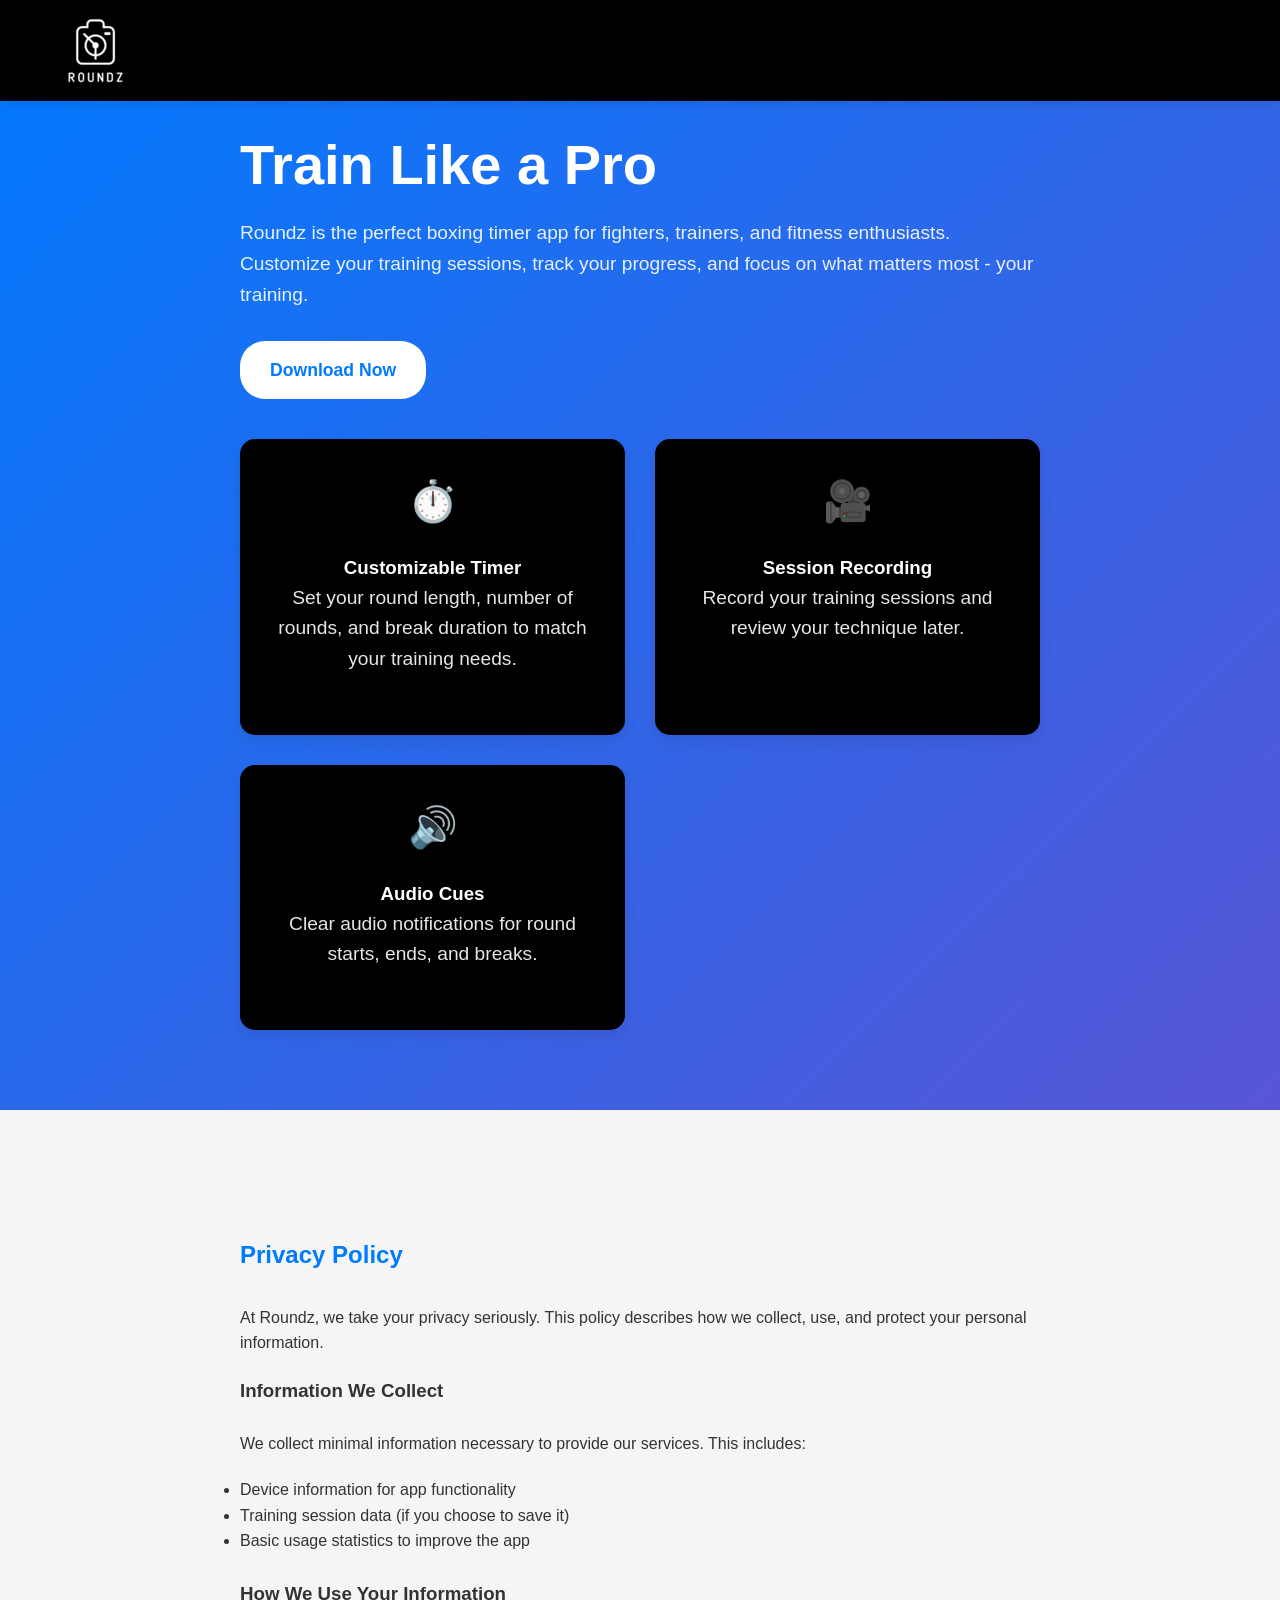
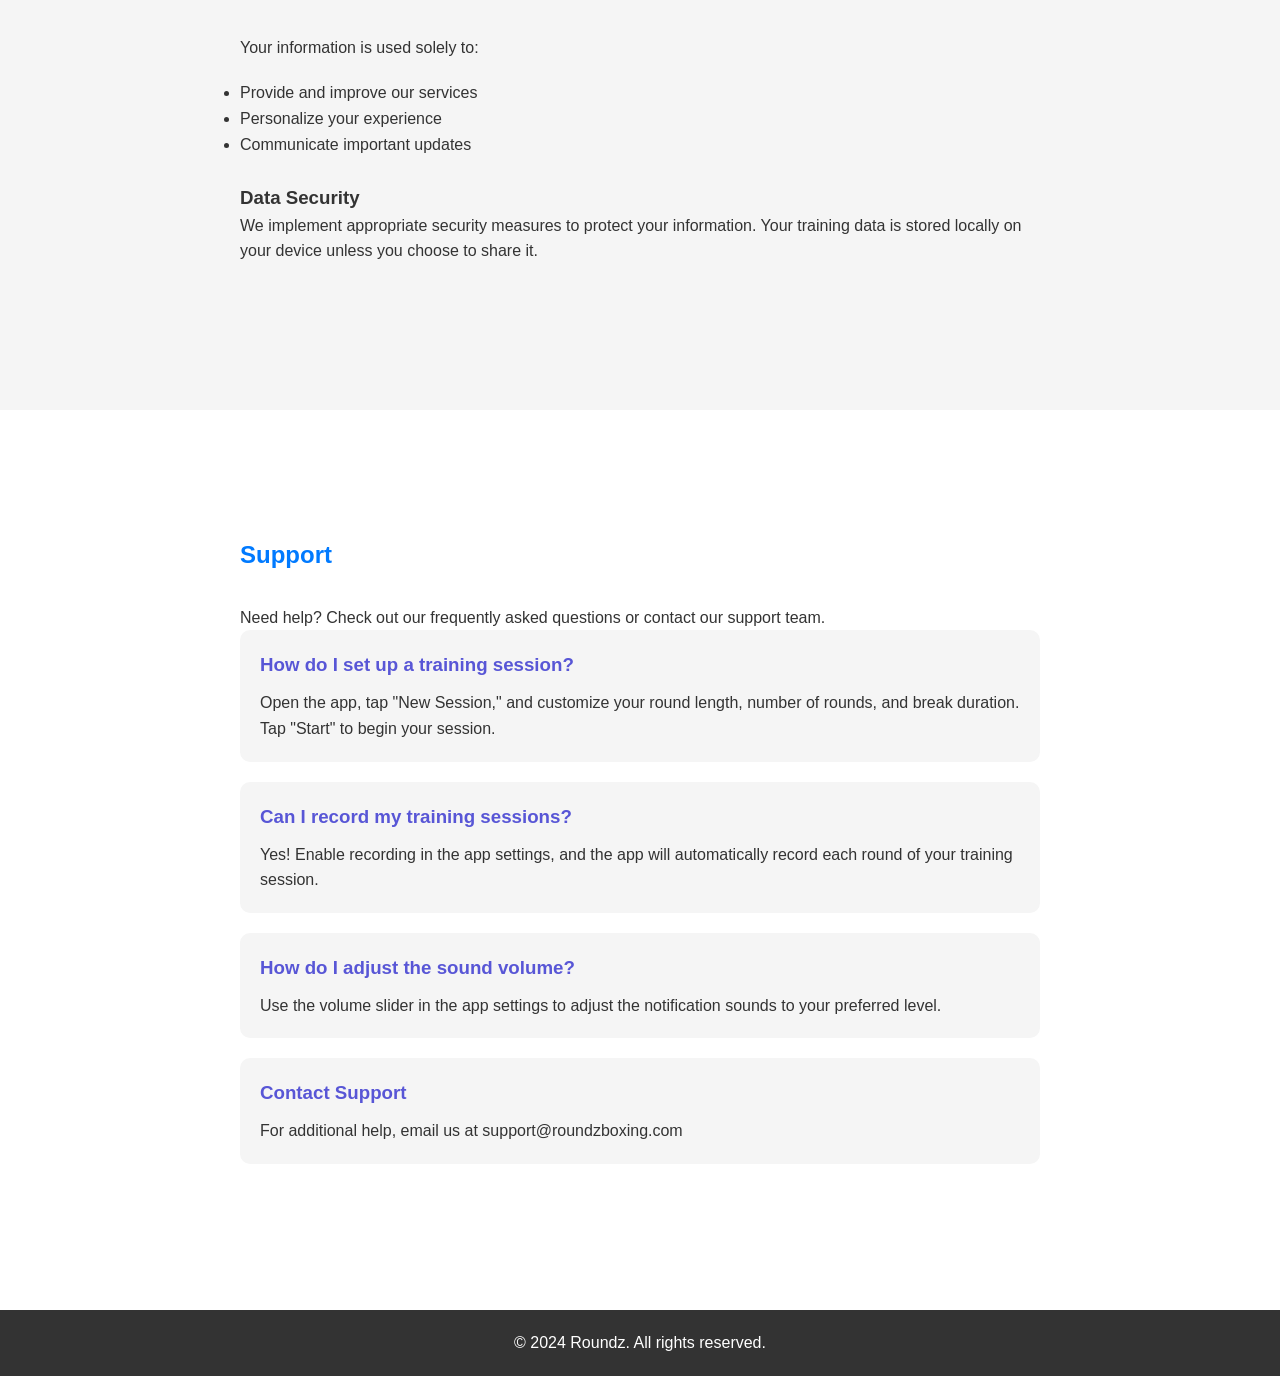
<file: index.html>
<!DOCTYPE html>
<html lang="en">
<head>
    <meta charset="UTF-8">
    <meta name="viewport" content="width=device-width, initial-scale=1.0">
    <title>Roundz - Boxing Timer App</title>
    <style>
        :root {
            --primary-color: #007AFF;
            --secondary-color: #5856D6;
            --text-color: #333;
            --light-gray: #f5f5f5;
            --border-color: #e0e0e0;
        }

        * {
            margin: 0;
            padding: 0;
            box-sizing: border-box;
            scroll-behavior: smooth;
        }

        body {
            font-family: -apple-system, BlinkMacSystemFont, 'Segoe UI', Roboto, Oxygen, Ubuntu, Cantarell, sans-serif;
            line-height: 1.6;
            color: var(--text-color);
            background-color: #fff;
        }

        .container {
            max-width: 1200px;
            margin: 0 auto;
            padding: 20px;
        }

        header {
            position: fixed;
            top: 0;
            left: 0;
            right: 0;
            background-color: rgba(0,0,0,1);
            box-shadow: 0 2px 10px rgba(0,0,0,0.1);
            z-index: 1000;
            backdrop-filter: blur(10px);
        }

        .header-content {
            display: flex;
            justify-content: space-between;
            align-items: center;
            padding: 15px 20px;
            max-width: 1200px;
            margin: 0 auto;
        }

        .logo {
            font-size: 1.8em;
            font-weight: bold;
            color: var(--primary-color);
            text-decoration: none;
            
        }

        nav ul {
            list-style: none;
            display: flex;
            gap: 30px;
        }

        nav a {
            color: white;
            text-decoration: none;
            font-weight: 500;
            transition: color 0.3s ease;
        }

        nav a:hover {
            color: var(--primary-color);
        }

        section {
            min-height: 100vh;
            padding: 80px 20px;
            display: flex;
            align-items: center;
        }

        .hero {
            background: linear-gradient(135deg, var(--primary-color), var(--secondary-color));
            color: white;
        }
        .hero-name {
            color: white;
                    }

        .hero-content {
            max-width: 800px;
            margin: 0 auto;
        }

        .hero h1 {
            font-size: 3.5em;
            margin-bottom: 20px;
            line-height: 1.2;
        }

        .hero p {
            font-size: 1.2em;
            margin-bottom: 30px;
            opacity: 0.9;
        }

        .cta-button {
            display: inline-block;
            background-color: white;
            color: var(--primary-color);
            padding: 15px 30px;
            border-radius: 25px;
            text-decoration: none;
            font-weight: bold;
            font-size: 1.1em;
            transition: transform 0.3s ease;
        }

        .cta-button:hover {
            transform: scale(1.05);
        }

        .features-grid {
            display: grid;
            grid-template-columns: repeat(auto-fit, minmax(300px, 1fr));
            gap: 30px;
            margin-top: 40px;
        }

        .feature-card {
            background-color: black;
            border-radius: 15px;
            padding: 30px;
            text-align: center;
            box-shadow: 0 5px 15px rgba(0,0,0,0.1);
            transition: transform 0.3s ease;
        }

        .feature-card:hover {
            transform: translateY(-5px);
        }

        .feature-icon {
            font-size: 2.5em;
            color: var(--primary-color);
            margin-bottom: 20px;
        }

        .privacy-section {
            background-color: var(--light-gray);
        }

        .privacy-content {
            max-width: 800px;
            margin: 0 auto;
        }

        .privacy-content h2 {
            color: var(--primary-color);
            margin-bottom: 30px;
        }

        .privacy-content p {
            margin-bottom: 20px;
        }

        .support-section {
            background-color: white;
        }

        .support-content {
            max-width: 800px;
            margin: 0 auto;
        }

        .support-content h2 {
            color: var(--primary-color);
            margin-bottom: 30px;
        }

        .faq-item {
            margin-bottom: 20px;
            padding: 20px;
            background-color: var(--light-gray);
            border-radius: 10px;
        }

        .faq-item h3 {
            color: var(--secondary-color);
            margin-bottom: 10px;
        }

        footer {
            background-color: var(--text-color);
            color: white;
            padding: 20px 0;
            text-align: center;
        }

        @media (max-width: 768px) {
            .header-content {
                flex-direction: column;
                gap: 15px;
            }

            nav ul {
                flex-direction: column;
                align-items: center;
                gap: 15px;
            }

            .hero h1 {
                font-size: 2.5em;
            }

            section {
                padding: 60px 20px;
            }
            
          
            
        }
    </style>
</head>
<body>
    <header>
        <div class="header-content">
            <img style="vertical-align:middle" src="Roundz.png">
        </div>
        
    
    </header>

    <section id="intro" class="hero">
        <div class="hero-content"><br><br>
            <h1>Train Like a Pro</h1>
            <p>Roundz is the perfect boxing timer app for fighters, trainers, and fitness enthusiasts. Customize your training sessions, track your progress, and focus on what matters most - your training.</p>
            <a href="https://apps.apple.com/us/app/round-timer-video-recorder/id6744423603" class="cta-button">Download Now</a>
            
            <div class="features-grid">
                <div class="feature-card">
                    <div class="feature-icon">⏱️</div>
                    <h3>Customizable Timer</h3>
                    <p>Set your round length, number of rounds, and break duration to match your training needs.</p>
                </div>
                <div class="feature-card">
                    <div class="feature-icon">🎥</div>
                    <h3>Session Recording</h3>
                    <p>Record your training sessions and review your technique later.</p>
                </div>
                <div class="feature-card">
                    <div class="feature-icon">🔊</div>
                    <h3>Audio Cues</h3>
                    <p>Clear audio notifications for round starts, ends, and breaks.</p>
                </div>
            </div>
        </div>
    </section>

    <section id="privacy" class="privacy-section">
        <div class="privacy-content">
            <h2>Privacy Policy</h2>
            <p>At Roundz, we take your privacy seriously. This policy describes how we collect, use, and protect your personal information.</p>
            
            <h3>Information We Collect</h3>
            <br>
            <p>We collect minimal information necessary to provide our services. This includes:</p>
            <ul>
                <li>Device information for app functionality</li>
                <li>Training session data (if you choose to save it)</li>
                <li>Basic usage statistics to improve the app</li>
            </ul>
            <br>
            <h3>How We Use Your Information</h3>
            <br>
            <p>Your information is used solely to:</p>
            <ul>
                <li>Provide and improve our services</li>
                <li>Personalize your experience</li>
                <li>Communicate important updates</li>
            </ul>
<br>
            <h3>Data Security</h3>
            <p>We implement appropriate security measures to protect your information. Your training data is stored locally on your device unless you choose to share it.</p>
        </div>
    </section>

    <section id="support" class="support-section">
        <div class="support-content">
            <h2>Support</h2>
            <p>Need help? Check out our frequently asked questions or contact our support team.</p>

            <div class="faq-item">
                <h3>How do I set up a training session?</h3>
                <p>Open the app, tap "New Session," and customize your round length, number of rounds, and break duration. Tap "Start" to begin your session.</p>
            </div>

            <div class="faq-item">
                <h3>Can I record my training sessions?</h3>
                <p>Yes! Enable recording in the app settings, and the app will automatically record each round of your training session.</p>
            </div>

            <div class="faq-item">
                <h3>How do I adjust the sound volume?</h3>
                <p>Use the volume slider in the app settings to adjust the notification sounds to your preferred level.</p>
            </div>

            <div class="faq-item">
                <h3>Contact Support</h3>
                <p>For additional help, email us at support@roundzboxing.com</p>
            </div>
        </div>
    </section>

    <footer>
        <p>&copy; 2024 Roundz. All rights reserved.</p>
    </footer>

    <script>
        // Handle URL routing
        document.addEventListener('DOMContentLoaded', function() {
            const path = window.location.pathname;
            const sections = {
                '/': '#intro',
                '/privacy': '#privacy',
                '/support': '#support'
            };

            if (sections[path]) {
                const element = document.querySelector(sections[path]);
                if (element) {
                    setTimeout(() => {
                        element.scrollIntoView({ behavior: 'smooth' });
                    }, 100);
                }
            }
        });
    </script>
</body>
</html>
</file>
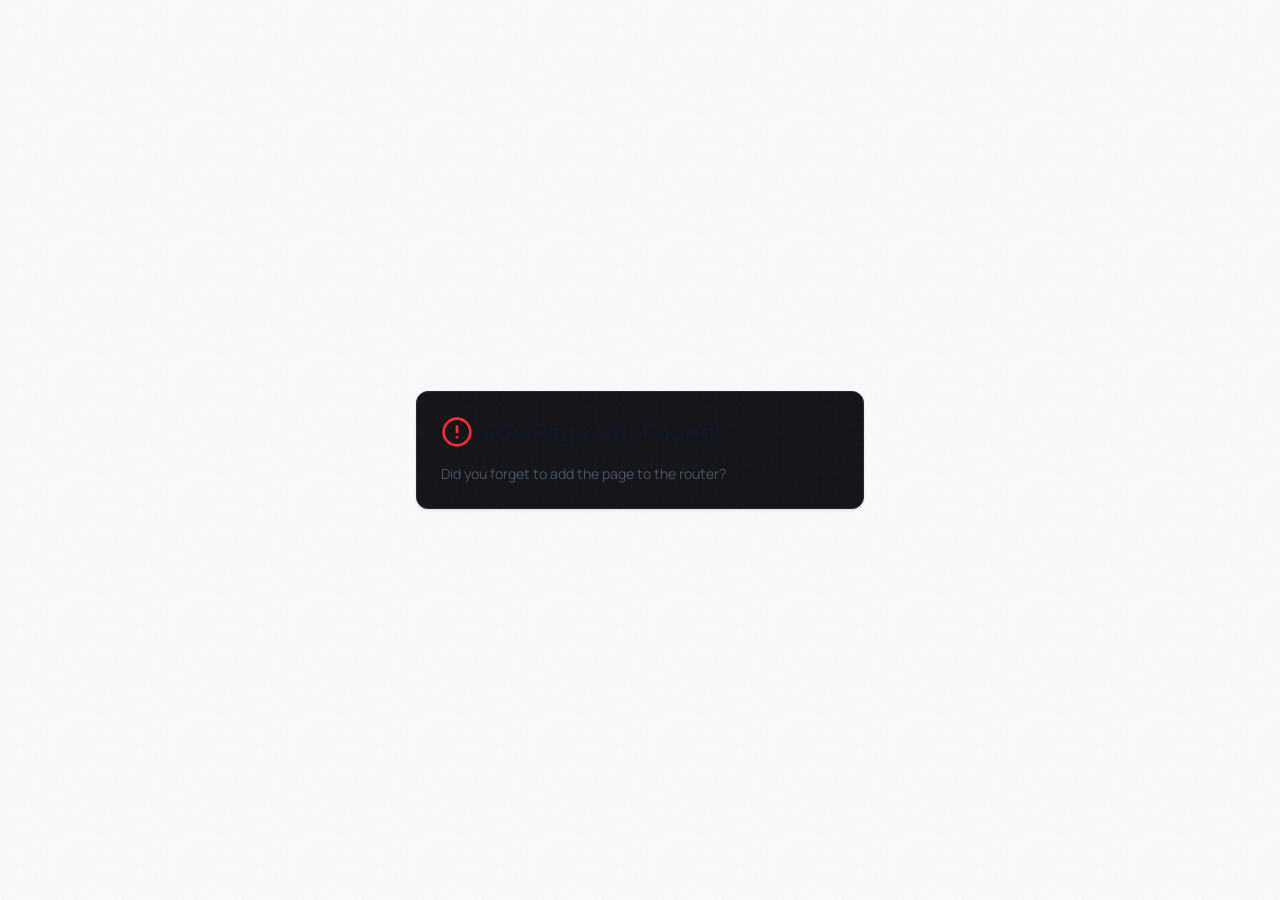
<file: privacy/index.html>
<!DOCTYPE html>
<html lang="en">
  <head>
    <meta charset="UTF-8" />
    <meta name="viewport" content="width=device-width, initial-scale=1.0, viewport-fit=cover" />
    <meta name="theme-color" content="#08080a" />
    <title>Roundz: Boxing and Interval Timer for iPhone</title>
    <meta name="description" content="Roundz is a free iPhone boxing and interval timer. Time your rounds and record workouts or sparring sessions to review your technique." />
    <link rel="canonical" href="https://roundzboxing.com/" />
    <meta name="robots" content="index, follow" />
    <meta name="apple-itunes-app" content="app-id=6744423603" />
    <meta property="og:title" content="Roundz: Boxing and Interval Timer for iPhone" />
    <meta property="og:description" content="Time your workouts. Record your sparring sessions. Keep the work rounds, not the rest. Free on the App Store." />
    <meta property="og:type" content="website" />
    <meta property="og:url" content="https://roundzboxing.com/" />
    <meta property="og:image" content="https://roundzboxing.com/images/store-screen-4.jpg" />
    <meta property="og:image:alt" content="Roundz workout timer showing round 1 of 3" />
    <meta name="twitter:card" content="summary" />
    <meta name="twitter:title" content="Roundz: Boxing and Interval Timer for iPhone" />
    <meta name="twitter:description" content="Time your workouts. Record your sparring sessions. Keep the work rounds, not the rest. Free on the App Store." />
    <meta name="twitter:image" content="https://roundzboxing.com/images/roundz-icon.png" />
    <link rel="icon" type="image/svg+xml" href="/favicon.svg" />
    <link rel="apple-touch-icon" href="/images/roundz-icon.png" />
    <link rel="preconnect" href="https://fonts.googleapis.com">
    <link rel="preconnect" href="https://fonts.gstatic.com" crossorigin>
    <link href="https://fonts.googleapis.com/css2?family=Barlow+Condensed:wght@600;700;800&family=Manrope:wght@400;500;600;700&family=JetBrains+Mono:wght@400;500&display=swap" rel="stylesheet">
    <script type="application/ld+json">
    {"@context":"https://schema.org","@type":"SoftwareApplication","name":"Roundz: Capture your Workout","operatingSystem":"iOS 16.4 or later","applicationCategory":"HealthApplication","url":"https://roundzboxing.com/","downloadUrl":"https://apps.apple.com/us/app/roundz-capture-your-workout/id6744423603","softwareVersion":"1.9.1","offers":{"@type":"Offer","price":"0","priceCurrency":"USD"},"description":"Boxing and interval timer for iPhone with optional per-round video recording for workouts and sparring sessions."}
    </script>
    <script type="module" crossorigin src="/assets/index-CixIaKV5.js"></script>
    <link rel="stylesheet" crossorigin href="/assets/index-DK3_kjvw.css">
  </head>
  <body>
    <div id="root"></div>
  </body>
</html>
</file>
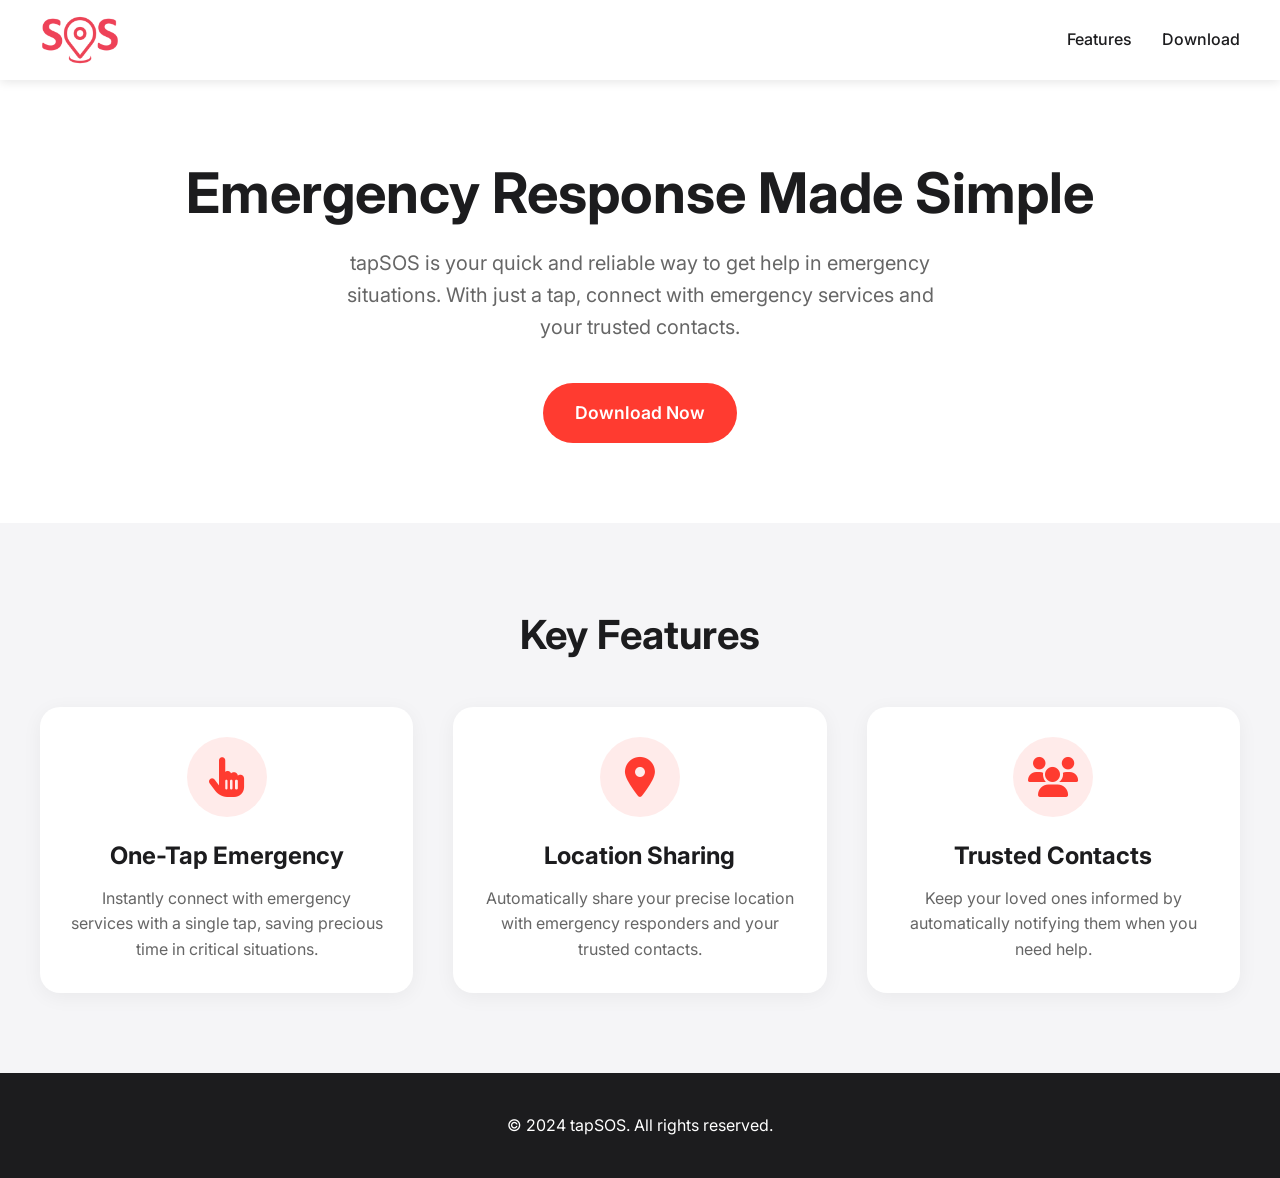
<file: tapsos/index.html>
<!DOCTYPE html>
<html lang="en">
<head>
    <meta charset="UTF-8">
    <meta name="viewport" content="width=device-width, initial-scale=1.0">
    <title>tapSOS - Emergency Response Made Simple</title>
    <link rel="preconnect" href="https://fonts.googleapis.com">
    <link rel="preconnect" href="https://fonts.gstatic.com" crossorigin>
    <link href="https://fonts.googleapis.com/css2?family=Inter:wght@400;500;600;700&display=swap" rel="stylesheet">
    <link rel="stylesheet" href="https://cdnjs.cloudflare.com/ajax/libs/font-awesome/6.5.1/css/all.min.css">
    <style>
        :root {
            --primary-color: #FF3B30;
            --secondary-color: #1C1C1E;
            --background-color: #FFFFFF;
            --text-color: #1C1C1E;
            --accent-color: #007AFF;
        }

        * {
            margin: 0;
            padding: 0;
            box-sizing: border-box;
        }

        body {
            font-family: 'Inter', sans-serif;
            line-height: 1.6;
            color: var(--text-color);
            background-color: var(--background-color);
        }

        .container {
            max-width: 1200px;
            margin: 0 auto;
            padding: 0;
        }

        header {
            background-color: var(--background-color);
            padding: 0;
            box-shadow: 0 2px 10px rgba(0, 0, 0, 0.1);
            position: fixed;
            width: 100%;
            top: 0;
            z-index: 1000;
        }

        nav {
            display: flex;
            justify-content: space-between;
            align-items: center;
            padding: 20px;
        }

        .logo {
            height: 80px;
        }

        .nav-links {
            display: flex;
            gap: 30px;
        }

        .nav-links a {
            text-decoration: none;
            color: var(--text-color);
            font-weight: 500;
            transition: color 0.3s ease;
        }

        .nav-links a:hover {
            color: var(--primary-color);
        }

        .hero {
            padding: 160px 0 80px;
            text-align: center;
        }

        .hero h1 {
            font-size: 3.5rem;
            font-weight: 700;
            margin-bottom: 20px;
            line-height: 1.2;
        }

        .hero p {
            font-size: 1.25rem;
            color: #666;
            max-width: 600px;
            margin: 0 auto 40px;
        }

        .cta-button {
            display: inline-block;
            background-color: var(--primary-color);
            color: white;
            padding: 16px 32px;
            border-radius: 30px;
            text-decoration: none;
            font-weight: 600;
            font-size: 1.1rem;
            transition: transform 0.3s ease, box-shadow 0.3s ease;
        }

        .cta-button:hover {
            transform: translateY(-2px);
            box-shadow: 0 4px 15px rgba(255, 59, 48, 0.3);
        }

        .features {
            padding: 80px 0;
            background-color: #F5F5F7;
        }

        .features-grid {
            display: grid;
            grid-template-columns: repeat(auto-fit, minmax(300px, 1fr));
            gap: 40px;
            margin-top: 40px;
        }

        .feature-card {
            background: white;
            padding: 30px;
            border-radius: 20px;
            box-shadow: 0 4px 20px rgba(0, 0, 0, 0.05);
            text-align: center;
            transition: transform 0.3s ease;
        }

        .feature-card:hover {
            transform: translateY(-5px);
        }

        .feature-icon {
            font-size: 2.5rem;
            color: var(--primary-color);
            margin-bottom: 20px;
            background: rgba(255, 59, 48, 0.1);
            width: 80px;
            height: 80px;
            display: flex;
            align-items: center;
            justify-content: center;
            border-radius: 50%;
            margin: 0 auto 20px;
        }

        .feature-card h3 {
            margin: 20px 0 10px;
            font-size: 1.5rem;
        }

        .feature-card p {
            color: #666;
        }

        footer {
            background-color: var(--secondary-color);
            color: white;
            padding: 40px 0;
            text-align: center;
        }

        @media (max-width: 768px) {
            .hero h1 {
                font-size: 2.5rem;
            }

            .nav-links {
                display: none;
            }
        }
    </style>
</head>
<body>
    <header>
        <nav class="container">
            <img src="tapsostrans.png" alt="tapSOS Logo" class="logo">
            <div class="nav-links">
                <a href="#features">Features</a>
                <a href="https://apps.apple.com/us/app/tapsos-emergency-alert-app/id6746366393">Download</a>
            </div>
        </nav>
    </header>

    <section class="hero">
        <div class="container">
            <h1>Emergency Response Made Simple</h1>
            <p>tapSOS is your quick and reliable way to get help in emergency situations. With just a tap, connect with emergency services and your trusted contacts.</p>
            <a href="https://apps.apple.com/us/app/tapsos-emergency-alert-app/id6746366393" class="cta-button">Download Now</a>
        </div>
    </section>

    <section class="features" id="features">
        <div class="container">
            <h2 style="text-align: center; font-size: 2.5rem; margin-bottom: 20px;">Key Features</h2>
            <div class="features-grid">
                <div class="feature-card">
                    <div class="feature-icon">
                        <i class="fas fa-hand-pointer"></i>
                    </div>
                    <h3>One-Tap Emergency</h3>
                    <p>Instantly connect with emergency services with a single tap, saving precious time in critical situations.</p>
                </div>
                <div class="feature-card">
                    <div class="feature-icon">
                        <i class="fas fa-location-dot"></i>
                    </div>
                    <h3>Location Sharing</h3>
                    <p>Automatically share your precise location with emergency responders and your trusted contacts.</p>
                </div>
                <div class="feature-card">
                    <div class="feature-icon">
                        <i class="fas fa-users"></i>
                    </div>
                    <h3>Trusted Contacts</h3>
                    <p>Keep your loved ones informed by automatically notifying them when you need help.</p>
                </div>
            </div>
        </div>
    </section>

    <footer>
        <div class="container">
            <p>&copy; 2024 tapSOS. All rights reserved.</p>
        </div>
    </footer>
</body>
</html>
</file>
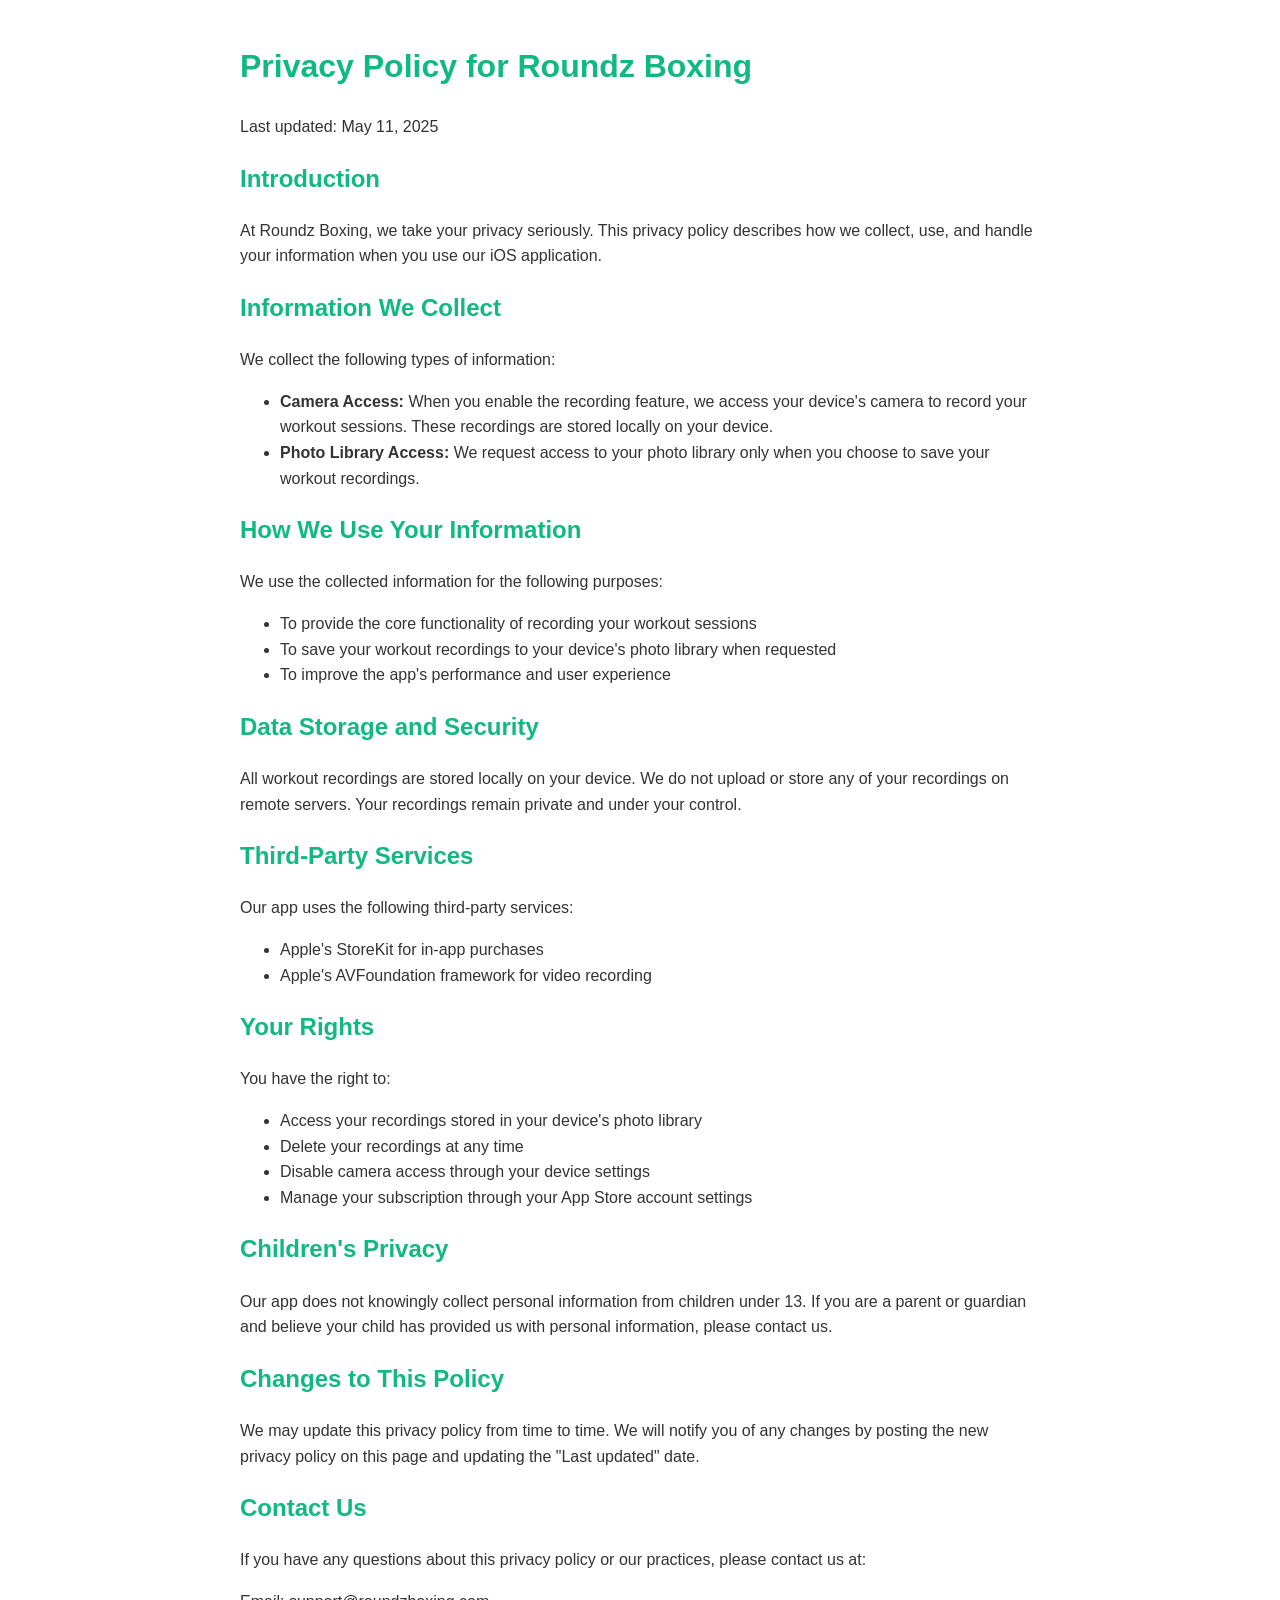
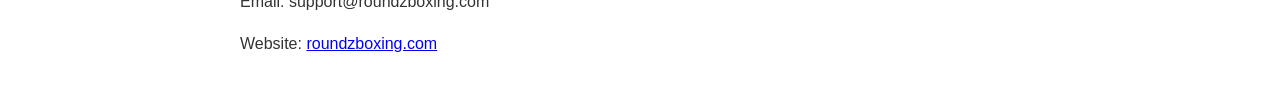
<file: privacy.html>
<!DOCTYPE html>
<html lang="en">
<head>
    <meta charset="UTF-8">
    <meta name="viewport" content="width=device-width, initial-scale=1.0">
    <title>Roundz Boxing Privacy Policy</title>
    <style>
        body {
            font-family: -apple-system, BlinkMacSystemFont, 'Segoe UI', Roboto, Oxygen, Ubuntu, Cantarell, sans-serif;
            line-height: 1.6;
            max-width: 800px;
            margin: 0 auto;
            padding: 20px;
            color: #333;
        }
        h1, h2 {
            color: #10B981;
        }
    </style>
</head>
<body>
    <h1>Privacy Policy for Roundz Boxing</h1>
    <p>Last updated: May 11, 2025</p>

    <h2>Introduction</h2>
    <p>At Roundz Boxing, we take your privacy seriously. This privacy policy describes how we collect, use, and handle your information when you use our iOS application.</p>

    <h2>Information We Collect</h2>
    <p>We collect the following types of information:</p>
    <ul>
        <li><strong>Camera Access:</strong> When you enable the recording feature, we access your device's camera to record your workout sessions. These recordings are stored locally on your device.</li>
        <li><strong>Photo Library Access:</strong> We request access to your photo library only when you choose to save your workout recordings.</li>
    </ul>

    <h2>How We Use Your Information</h2>
    <p>We use the collected information for the following purposes:</p>
    <ul>
        <li>To provide the core functionality of recording your workout sessions</li>
        <li>To save your workout recordings to your device's photo library when requested</li>
        <li>To improve the app's performance and user experience</li>
    </ul>

    <h2>Data Storage and Security</h2>
    <p>All workout recordings are stored locally on your device. We do not upload or store any of your recordings on remote servers. Your recordings remain private and under your control.</p>

    <h2>Third-Party Services</h2>
    <p>Our app uses the following third-party services:</p>
    <ul>
        <li>Apple's StoreKit for in-app purchases</li>
        <li>Apple's AVFoundation framework for video recording</li>
    </ul>

    <h2>Your Rights</h2>
    <p>You have the right to:</p>
    <ul>
        <li>Access your recordings stored in your device's photo library</li>
        <li>Delete your recordings at any time</li>
        <li>Disable camera access through your device settings</li>
        <li>Manage your subscription through your App Store account settings</li>
    </ul>

    <h2>Children's Privacy</h2>
    <p>Our app does not knowingly collect personal information from children under 13. If you are a parent or guardian and believe your child has provided us with personal information, please contact us.</p>

    <h2>Changes to This Policy</h2>
    <p>We may update this privacy policy from time to time. We will notify you of any changes by posting the new privacy policy on this page and updating the "Last updated" date.</p>

    <h2>Contact Us</h2>
    <p>If you have any questions about this privacy policy or our practices, please contact us at:</p>
    <p>Email: support@roundzboxing.com</p>

    <p>Website: <a href="https://roundzboxing.com">roundzboxing.com</a></p>
</body>
</html>
</file>
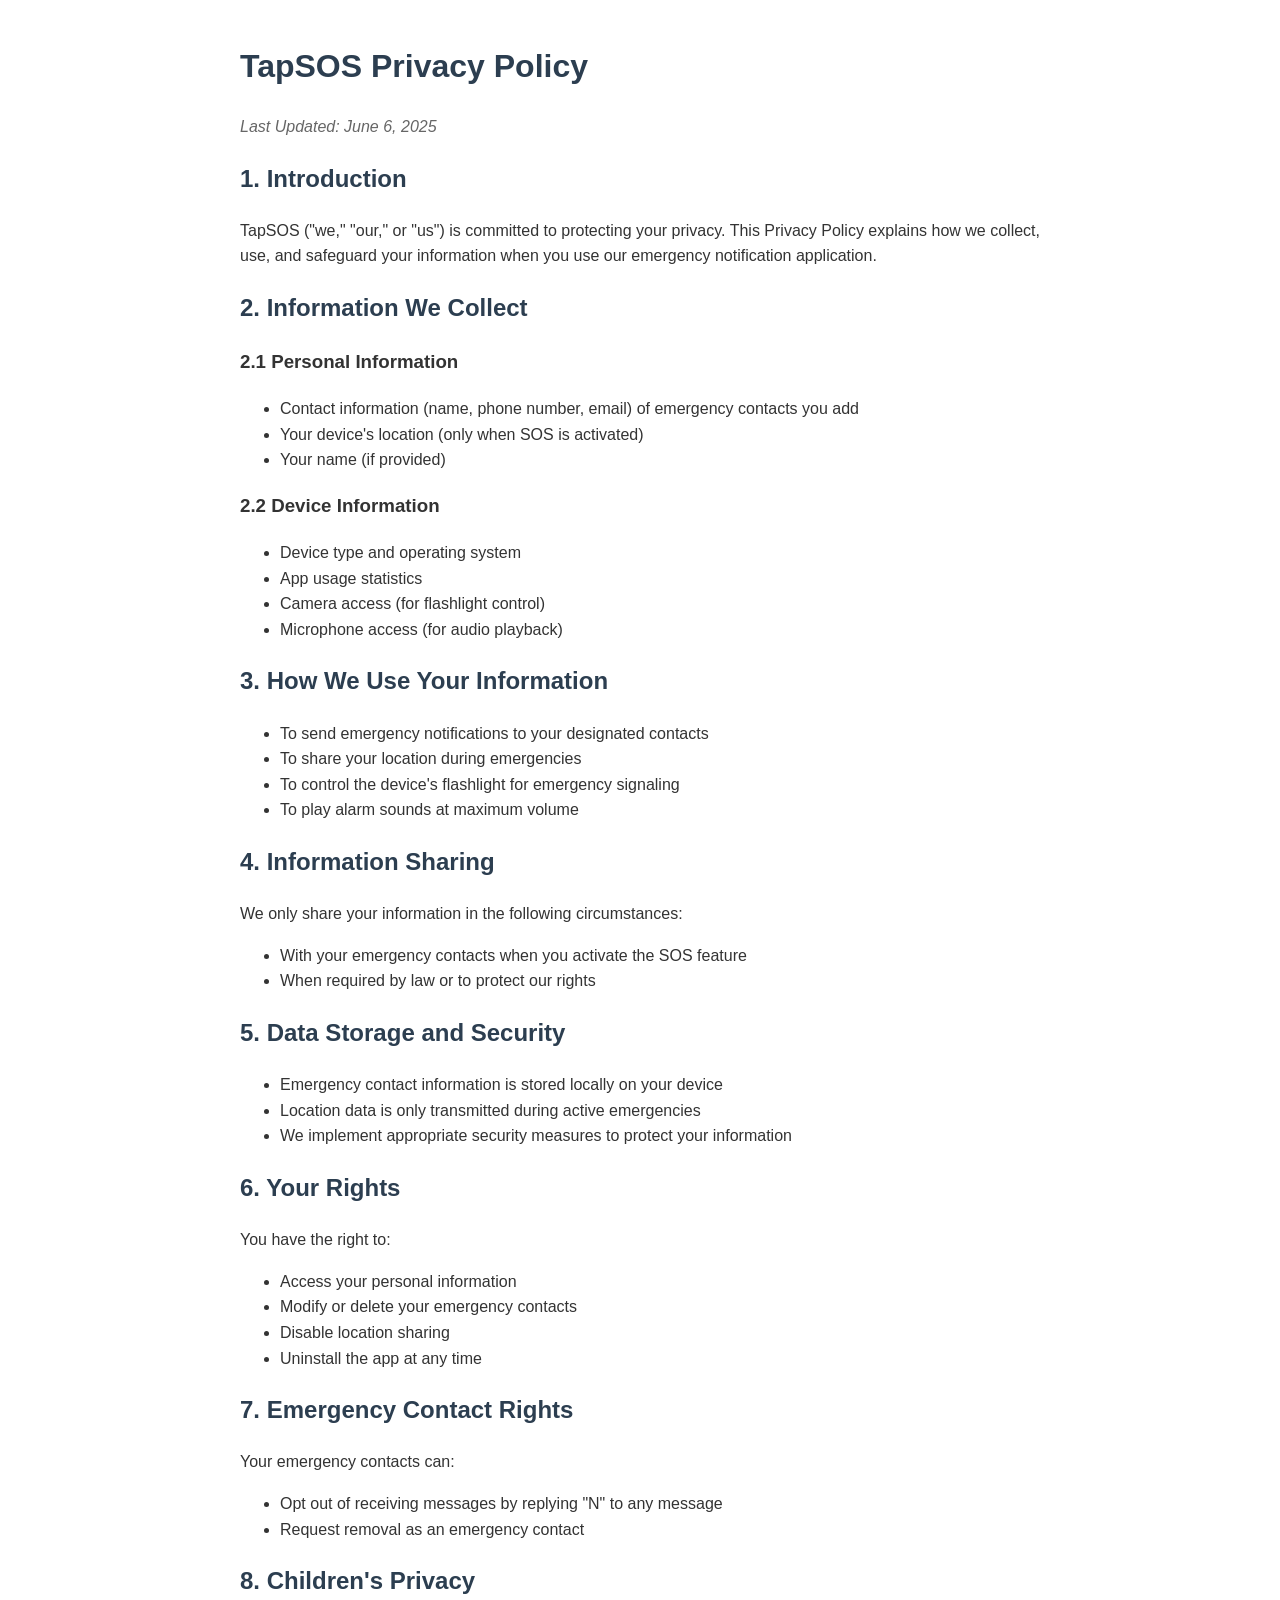
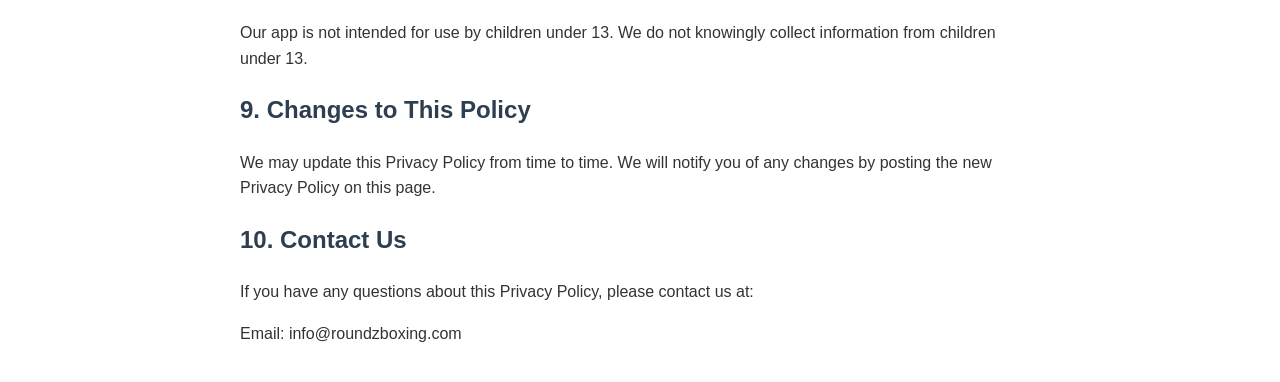
<file: tapsos/privacy.html>
<!DOCTYPE html>
<html lang="en">
<head>
    <meta charset="UTF-8">
    <meta name="viewport" content="width=device-width, initial-scale=1.0">
    <title>TapSOS Privacy Policy</title>
    <style>
        body {
            font-family: -apple-system, BlinkMacSystemFont, 'Segoe UI', Roboto, Oxygen, Ubuntu, Cantarell, 'Open Sans', 'Helvetica Neue', sans-serif;
            line-height: 1.6;
            max-width: 800px;
            margin: 0 auto;
            padding: 20px;
            color: #333;
        }
        h1, h2 {
            color: #2c3e50;
        }
        .last-updated {
            color: #666;
            font-style: italic;
        }
    </style>
</head>
<body>
    <h1>TapSOS Privacy Policy</h1>
    <p class="last-updated">Last Updated: June 6, 2025</p>

    <h2>1. Introduction</h2>
    <p>TapSOS ("we," "our," or "us") is committed to protecting your privacy. This Privacy Policy explains how we collect, use, and safeguard your information when you use our emergency notification application.</p>

    <h2>2. Information We Collect</h2>
    <h3>2.1 Personal Information</h3>
    <ul>
        <li>Contact information (name, phone number, email) of emergency contacts you add</li>
        <li>Your device's location (only when SOS is activated)</li>
        <li>Your name (if provided)</li>
    </ul>

    <h3>2.2 Device Information</h3>
    <ul>
        <li>Device type and operating system</li>
        <li>App usage statistics</li>
        <li>Camera access (for flashlight control)</li>
        <li>Microphone access (for audio playback)</li>
    </ul>

    <h2>3. How We Use Your Information</h2>
    <ul>
        <li>To send emergency notifications to your designated contacts</li>
        <li>To share your location during emergencies</li>
        <li>To control the device's flashlight for emergency signaling</li>
        <li>To play alarm sounds at maximum volume</li>
    </ul>

    <h2>4. Information Sharing</h2>
    <p>We only share your information in the following circumstances:</p>
    <ul>
        <li>With your emergency contacts when you activate the SOS feature</li>
        <li>When required by law or to protect our rights</li>
    </ul>

    <h2>5. Data Storage and Security</h2>
    <ul>
        <li>Emergency contact information is stored locally on your device</li>
        <li>Location data is only transmitted during active emergencies</li>
        <li>We implement appropriate security measures to protect your information</li>
    </ul>

    <h2>6. Your Rights</h2>
    <p>You have the right to:</p>
    <ul>
        <li>Access your personal information</li>
        <li>Modify or delete your emergency contacts</li>
        <li>Disable location sharing</li>
        <li>Uninstall the app at any time</li>
    </ul>

    <h2>7. Emergency Contact Rights</h2>
    <p>Your emergency contacts can:</p>
    <ul>
        <li>Opt out of receiving messages by replying "N" to any message</li>
        <li>Request removal as an emergency contact</li>
    </ul>

    <h2>8. Children's Privacy</h2>
    <p>Our app is not intended for use by children under 13. We do not knowingly collect information from children under 13.</p>

    <h2>9. Changes to This Policy</h2>
    <p>We may update this Privacy Policy from time to time. We will notify you of any changes by posting the new Privacy Policy on this page.</p>

    <h2>10. Contact Us</h2>
    <p>If you have any questions about this Privacy Policy, please contact us at:</p>
    <p>Email: info@roundzboxing.com</p>
</body>
</html>
</file>
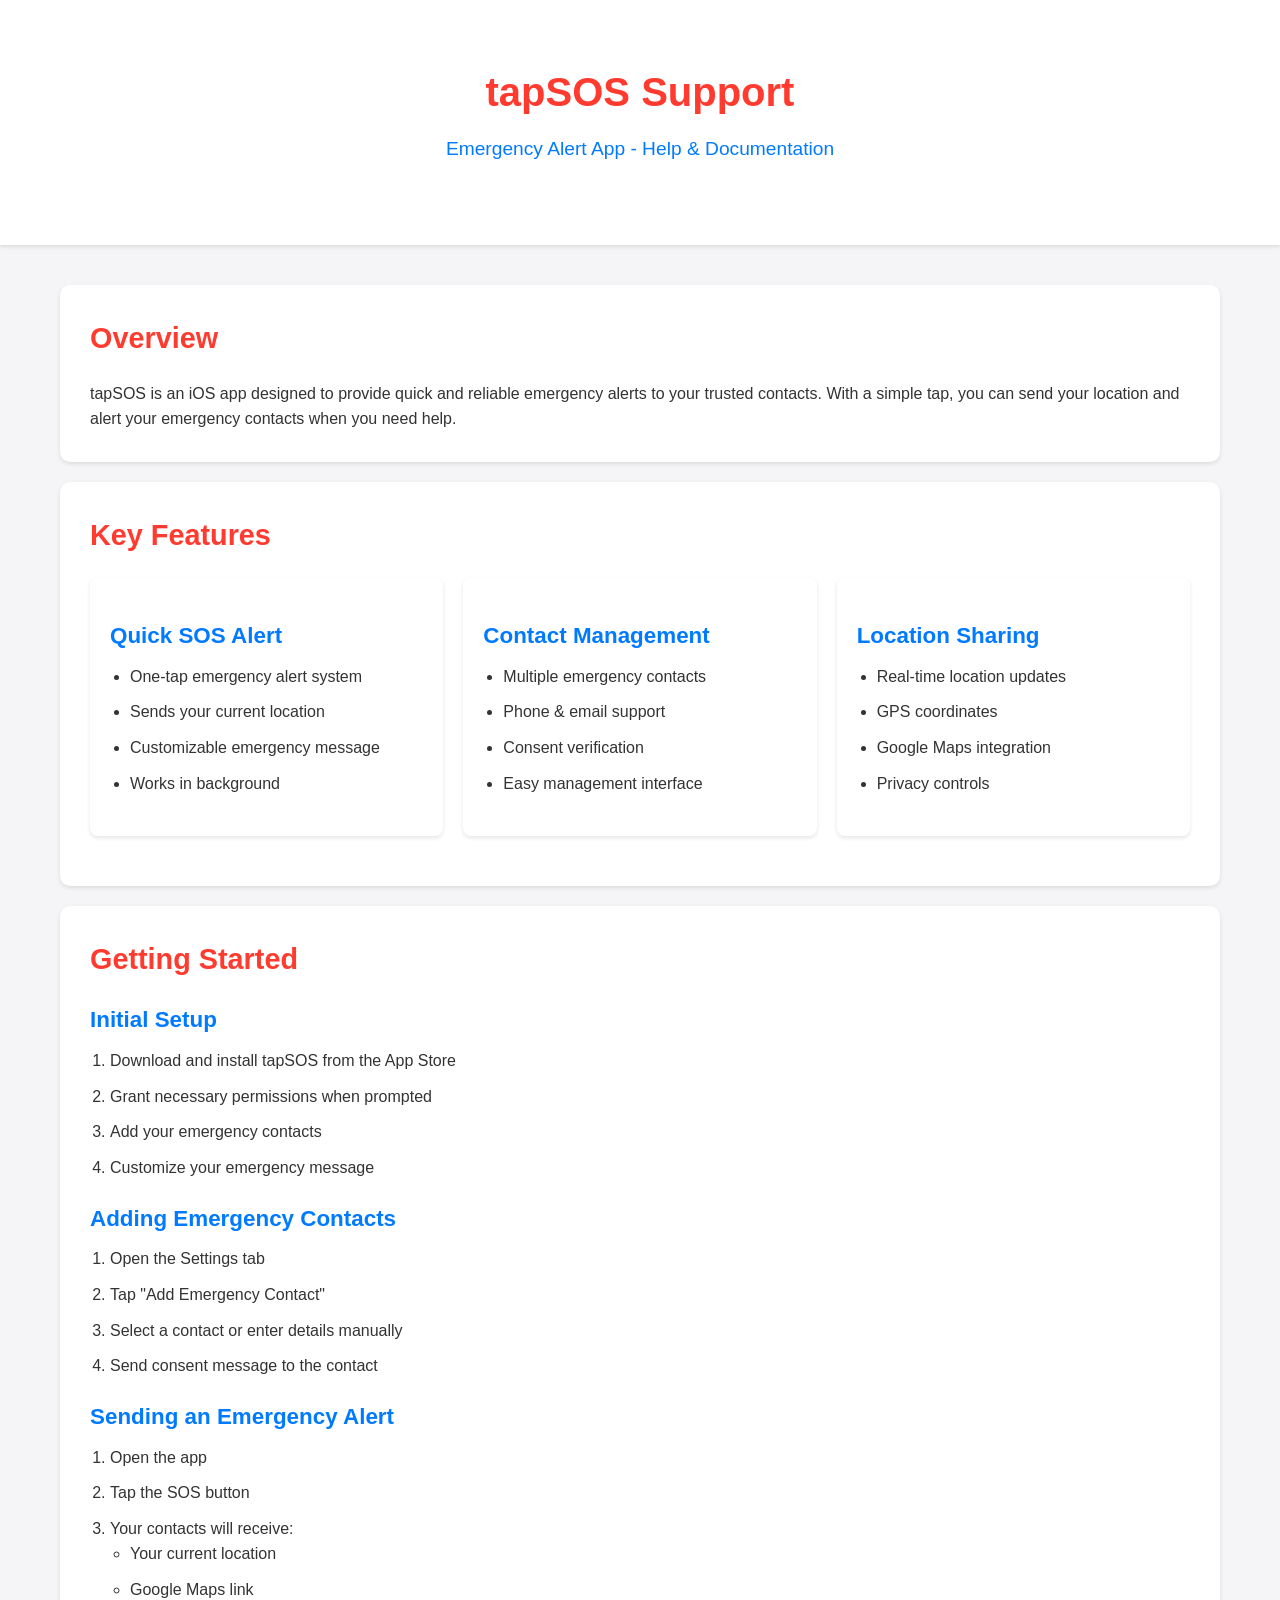
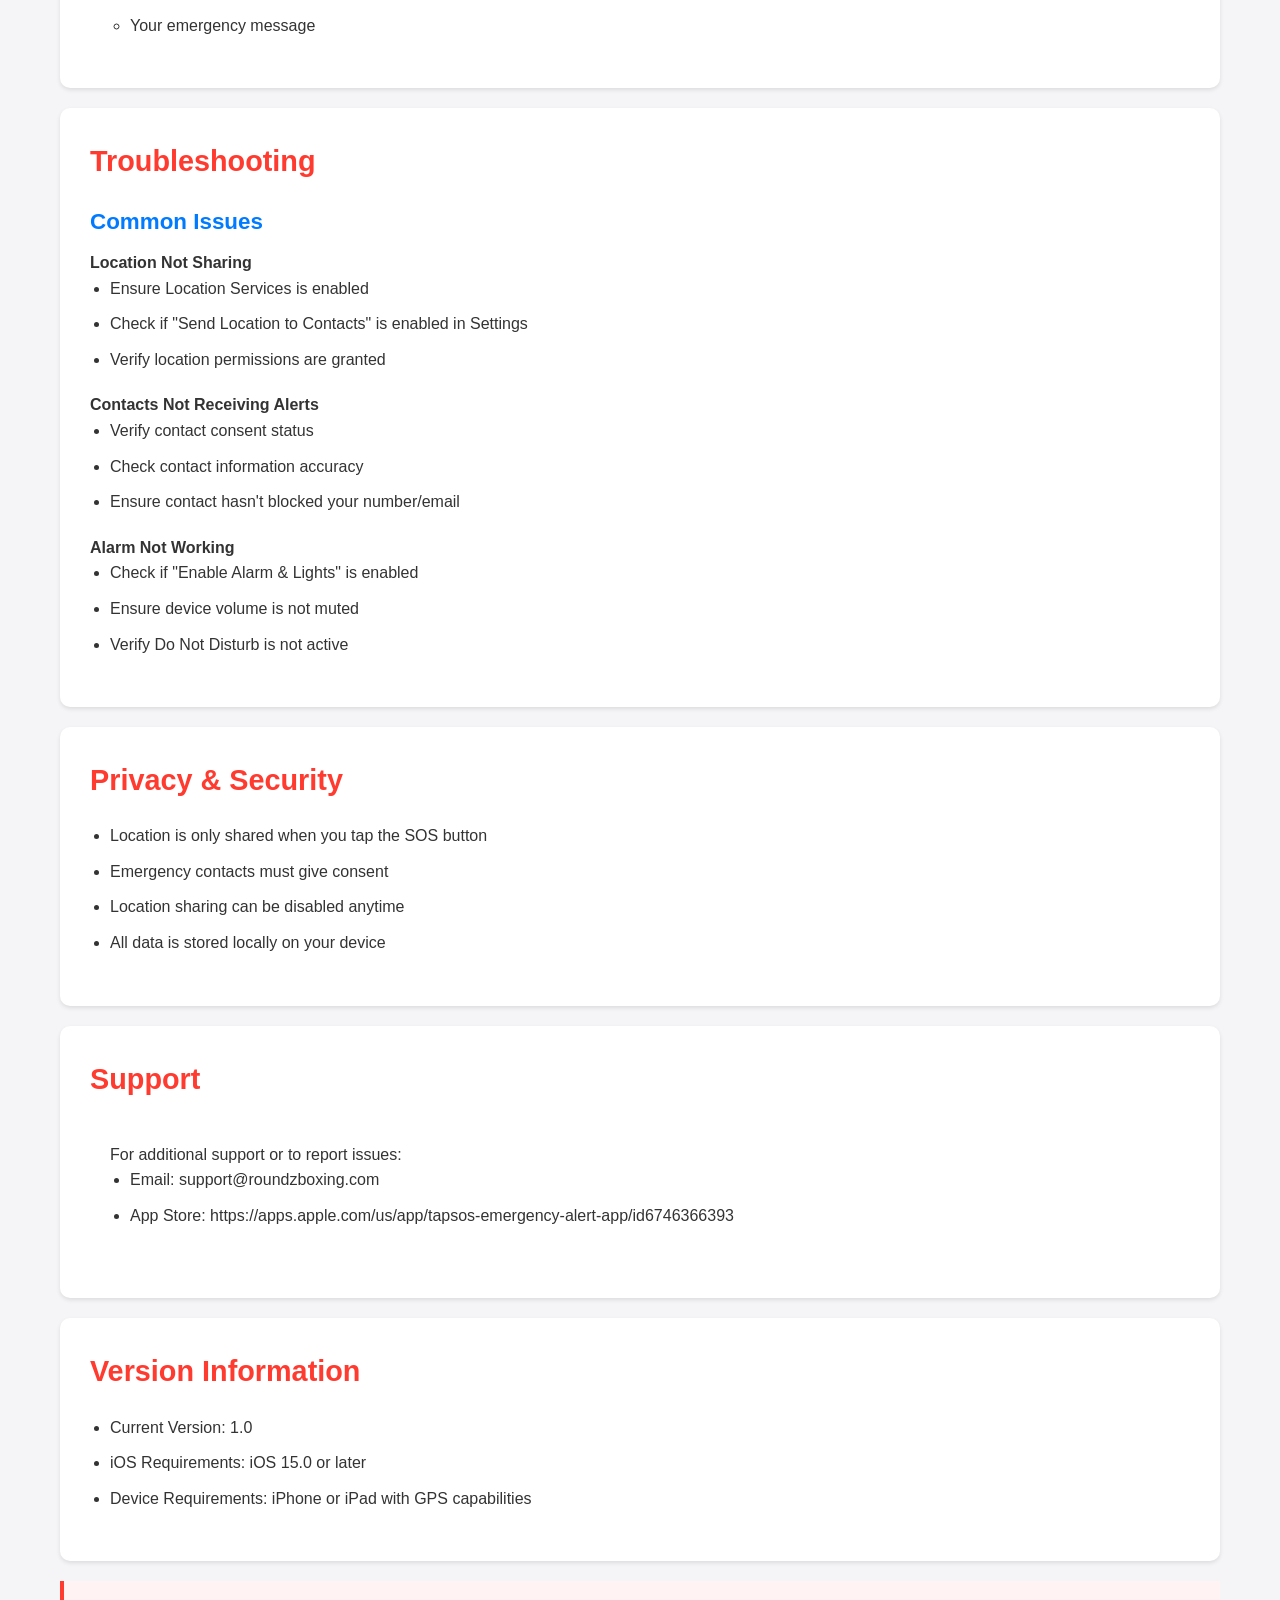
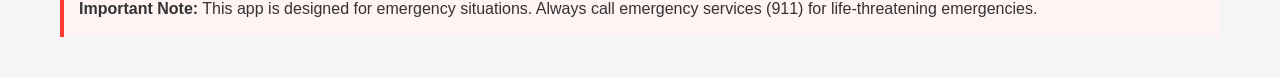
<file: tapsos/support.html>
<!DOCTYPE html>
<html lang="en">
<head>
    <meta charset="UTF-8">
    <meta name="viewport" content="width=device-width, initial-scale=1.0">
    <title>tapSOS - Emergency Alert App Support</title>
    <style>
        :root {
            --primary-color: #ff3b30;
            --secondary-color: #007aff;
            --text-color: #333;
            --background-color: #f5f5f7;
            --card-background: #ffffff;
        }

        * {
            margin: 0;
            padding: 0;
            box-sizing: border-box;
        }

        body {
            font-family: -apple-system, BlinkMacSystemFont, 'Segoe UI', Roboto, Oxygen, Ubuntu, Cantarell, sans-serif;
            line-height: 1.6;
            color: var(--text-color);
            background-color: var(--background-color);
        }

        .container {
            max-width: 1200px;
            margin: 0 auto;
            padding: 20px;
        }

        header {
            background-color: var(--card-background);
            padding: 40px 0;
            text-align: center;
            box-shadow: 0 2px 4px rgba(0,0,0,0.1);
        }

        h1 {
            color: var(--primary-color);
            font-size: 2.5em;
            margin-bottom: 10px;
        }

        .subtitle {
            color: var(--secondary-color);
            font-size: 1.2em;
            margin-bottom: 20px;
        }

        .section {
            background-color: var(--card-background);
            border-radius: 10px;
            padding: 30px;
            margin: 20px 0;
            box-shadow: 0 2px 4px rgba(0,0,0,0.1);
        }

        h2 {
            color: var(--primary-color);
            margin-bottom: 20px;
            font-size: 1.8em;
        }

        h3 {
            color: var(--secondary-color);
            margin: 20px 0 10px;
            font-size: 1.4em;
        }

        ul, ol {
            margin-left: 20px;
            margin-bottom: 20px;
        }

        li {
            margin-bottom: 10px;
        }

        .feature-grid {
            display: grid;
            grid-template-columns: repeat(auto-fit, minmax(300px, 1fr));
            gap: 20px;
            margin: 20px 0;
        }

        .feature-card {
            background-color: var(--card-background);
            padding: 20px;
            border-radius: 8px;
            box-shadow: 0 2px 4px rgba(0,0,0,0.1);
        }

        .warning {
            background-color: #fff3f3;
            border-left: 4px solid var(--primary-color);
            padding: 15px;
            margin: 20px 0;
        }

        .contact-info {
            background-color: var(--card-background);
            padding: 20px;
            border-radius: 8px;
            margin-top: 20px;
        }

        @media (max-width: 768px) {
            .container {
                padding: 10px;
            }
            
            .section {
                padding: 20px;
            }
            
            h1 {
                font-size: 2em;
            }
        }
    </style>
</head>
<body>
    <header>
        <div class="container">
            <h1>tapSOS Support</h1>
            <p class="subtitle">Emergency Alert App - Help & Documentation</p>
        </div>
    </header>

    <div class="container">
        <section class="section">
            <h2>Overview</h2>
            <p>tapSOS is an iOS app designed to provide quick and reliable emergency alerts to your trusted contacts. With a simple tap, you can send your location and alert your emergency contacts when you need help.</p>
        </section>

        <section class="section">
            <h2>Key Features</h2>
            <div class="feature-grid">
                <div class="feature-card">
                    <h3>Quick SOS Alert</h3>
                    <ul>
                        <li>One-tap emergency alert system</li>
                        <li>Sends your current location</li>
                        <li>Customizable emergency message</li>
                        <li>Works in background</li>
                    </ul>
                </div>
                <div class="feature-card">
                    <h3>Contact Management</h3>
                    <ul>
                        <li>Multiple emergency contacts</li>
                        <li>Phone & email support</li>
                        <li>Consent verification</li>
                        <li>Easy management interface</li>
                    </ul>
                </div>
                <div class="feature-card">
                    <h3>Location Sharing</h3>
                    <ul>
                        <li>Real-time location updates</li>
                        <li>GPS coordinates</li>
                        <li>Google Maps integration</li>
                        <li>Privacy controls</li>
                    </ul>
                </div>
            </div>
        </section>

        <section class="section">
            <h2>Getting Started</h2>
            <h3>Initial Setup</h3>
            <ol>
                <li>Download and install tapSOS from the App Store</li>
                <li>Grant necessary permissions when prompted</li>
                <li>Add your emergency contacts</li>
                <li>Customize your emergency message</li>
            </ol>

            <h3>Adding Emergency Contacts</h3>
            <ol>
                <li>Open the Settings tab</li>
                <li>Tap "Add Emergency Contact"</li>
                <li>Select a contact or enter details manually</li>
                <li>Send consent message to the contact</li>
            </ol>

            <h3>Sending an Emergency Alert</h3>
            <ol>
                <li>Open the app</li>
                <li>Tap the SOS button</li>
                <li>Your contacts will receive:
                    <ul>
                        <li>Your current location</li>
                        <li>Google Maps link</li>
                        <li>Your emergency message</li>
                    </ul>
                </li>
            </ol>
        </section>

        <section class="section">
            <h2>Troubleshooting</h2>
            <h3>Common Issues</h3>
            
            <h4>Location Not Sharing</h4>
            <ul>
                <li>Ensure Location Services is enabled</li>
                <li>Check if "Send Location to Contacts" is enabled in Settings</li>
                <li>Verify location permissions are granted</li>
            </ul>

            <h4>Contacts Not Receiving Alerts</h4>
            <ul>
                <li>Verify contact consent status</li>
                <li>Check contact information accuracy</li>
                <li>Ensure contact hasn't blocked your number/email</li>
            </ul>

            <h4>Alarm Not Working</h4>
            <ul>
                <li>Check if "Enable Alarm & Lights" is enabled</li>
                <li>Ensure device volume is not muted</li>
                <li>Verify Do Not Disturb is not active</li>
            </ul>
        </section>

        <section class="section">
            <h2>Privacy & Security</h2>
            <ul>
                <li>Location is only shared when you tap the SOS button</li>
                <li>Emergency contacts must give consent</li>
                <li>Location sharing can be disabled anytime</li>
                <li>All data is stored locally on your device</li>
            </ul>
        </section>

        <section class="section">
            <h2>Support</h2>
            <div class="contact-info">
                <p>For additional support or to report issues:</p>
                <ul>
                    <li>Email: support@roundzboxing.com</li>
                    <li>App Store: https://apps.apple.com/us/app/tapsos-emergency-alert-app/id6746366393</li>
                </ul>
            </div>
        </section>

        <section class="section">
            <h2>Version Information</h2>
            <ul>
                <li>Current Version: 1.0</li>
                <li>iOS Requirements: iOS 15.0 or later</li>
                <li>Device Requirements: iPhone or iPad with GPS capabilities</li>
            </ul>
        </section>

        <div class="warning">
            <strong>Important Note:</strong> This app is designed for emergency situations. Always call emergency services (911) for life-threatening emergencies.
        </div>
    </div>
</body>
</html>
</file>
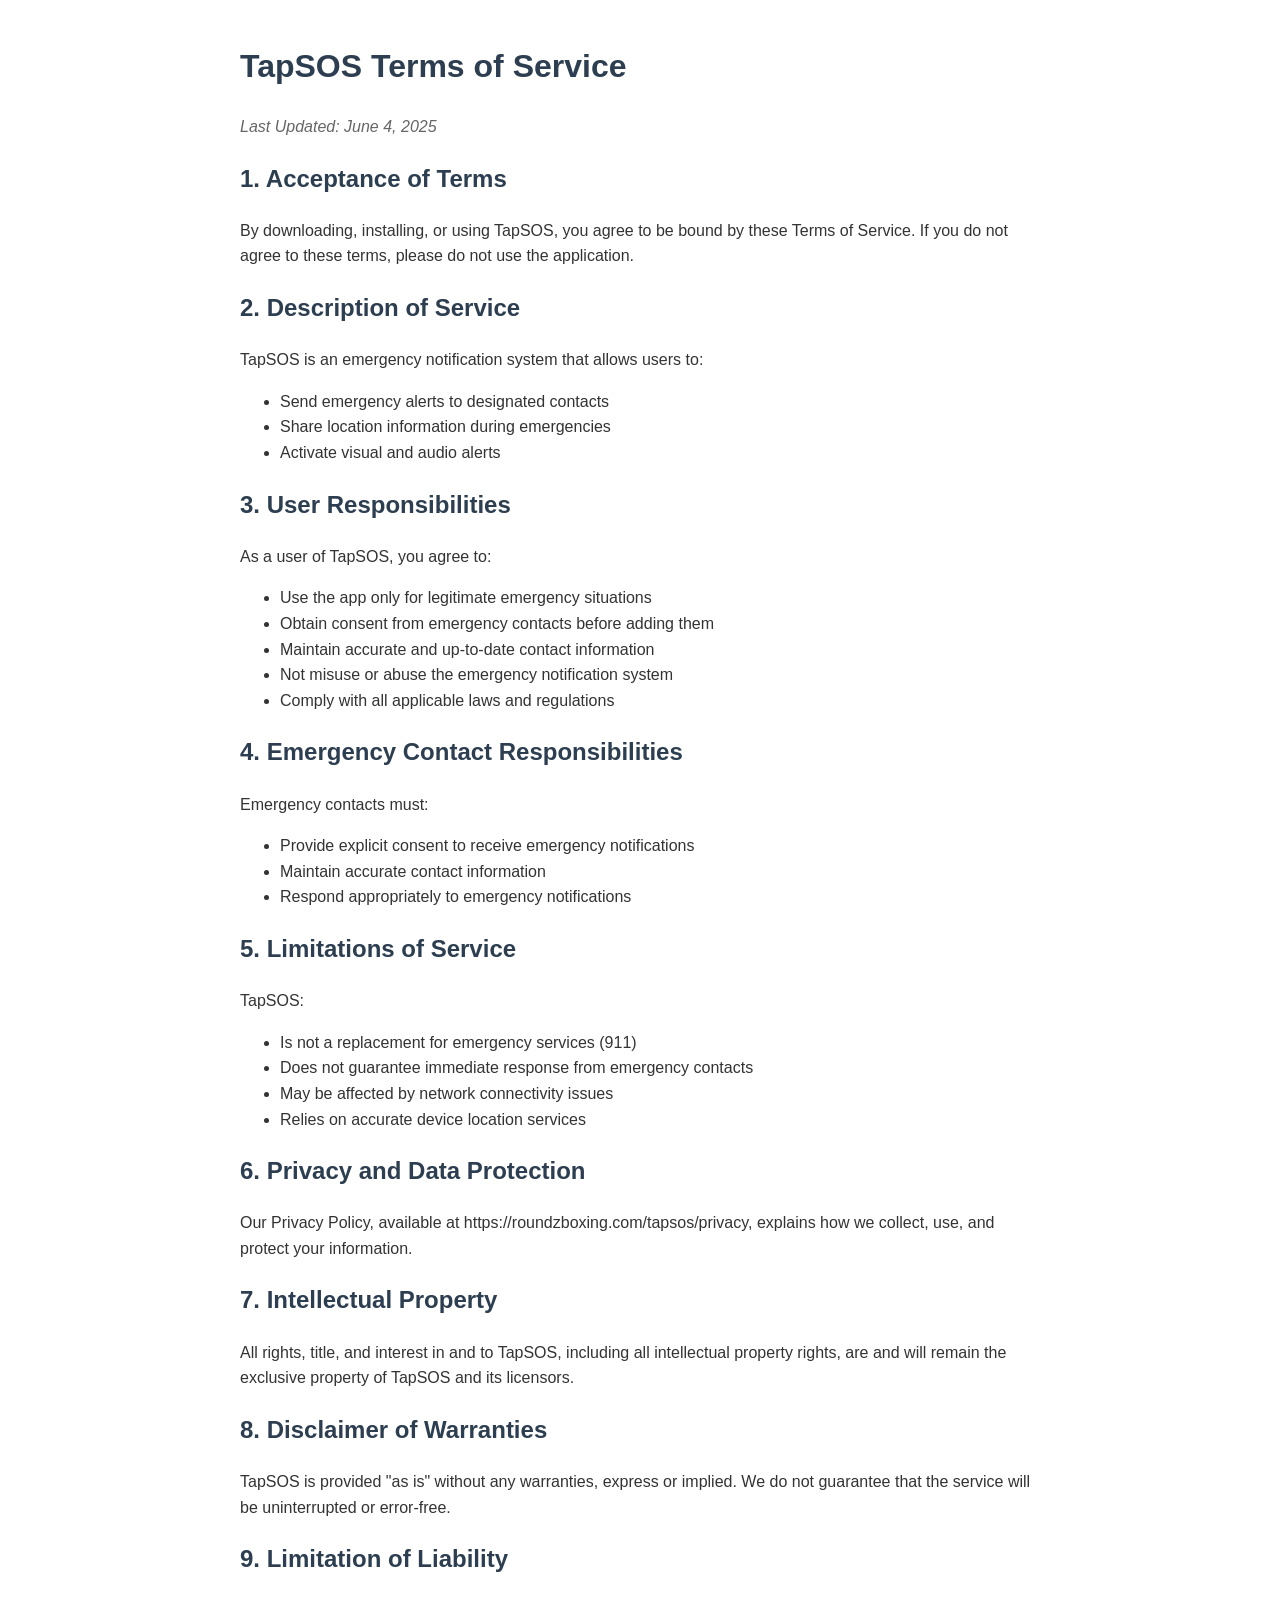
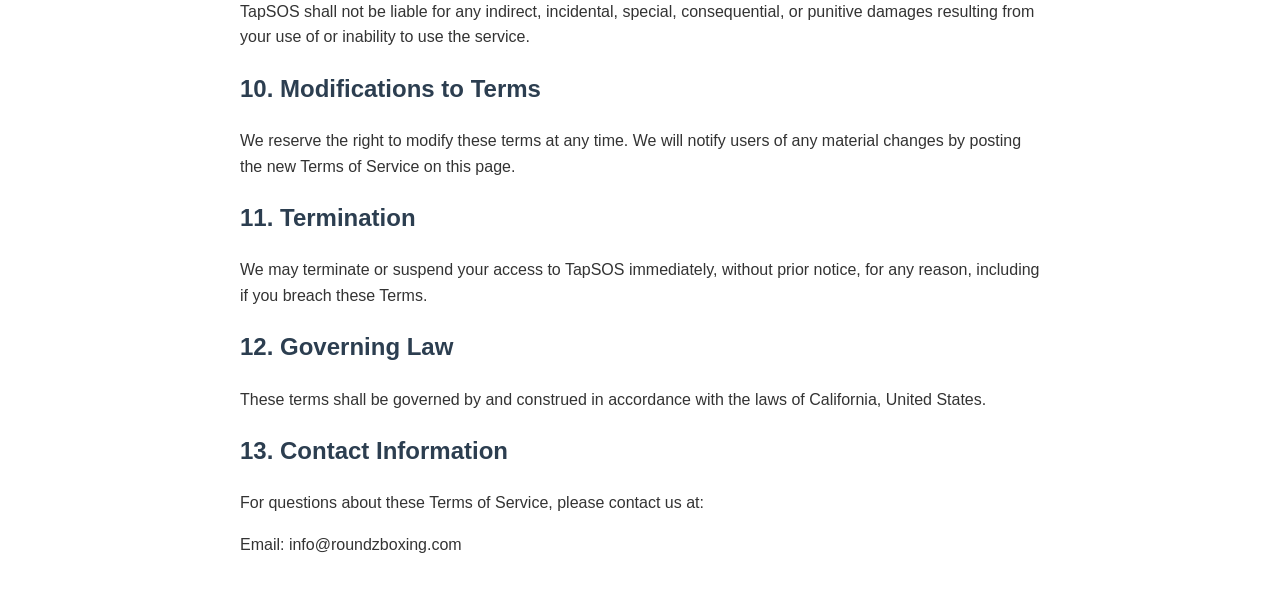
<file: tapsos/tos.html>
<!DOCTYPE html>
<html lang="en">
<head>
    <meta charset="UTF-8">
    <meta name="viewport" content="width=device-width, initial-scale=1.0">
    <title>TapSOS Terms of Service</title>
    <style>
        body {
            font-family: -apple-system, BlinkMacSystemFont, 'Segoe UI', Roboto, Oxygen, Ubuntu, Cantarell, 'Open Sans', 'Helvetica Neue', sans-serif;
            line-height: 1.6;
            max-width: 800px;
            margin: 0 auto;
            padding: 20px;
            color: #333;
        }
        h1, h2 {
            color: #2c3e50;
        }
        .last-updated {
            color: #666;
            font-style: italic;
        }
    </style>
</head>
<body>
    <h1>TapSOS Terms of Service</h1>
    <p class="last-updated">Last Updated: June 4, 2025</p>

    <h2>1. Acceptance of Terms</h2>
    <p>By downloading, installing, or using TapSOS, you agree to be bound by these Terms of Service. If you do not agree to these terms, please do not use the application.</p>

    <h2>2. Description of Service</h2>
    <p>TapSOS is an emergency notification system that allows users to:</p>
    <ul>
        <li>Send emergency alerts to designated contacts</li>
        <li>Share location information during emergencies</li>
        <li>Activate visual and audio alerts</li>
    </ul>

    <h2>3. User Responsibilities</h2>
    <p>As a user of TapSOS, you agree to:</p>
    <ul>
        <li>Use the app only for legitimate emergency situations</li>
        <li>Obtain consent from emergency contacts before adding them</li>
        <li>Maintain accurate and up-to-date contact information</li>
        <li>Not misuse or abuse the emergency notification system</li>
        <li>Comply with all applicable laws and regulations</li>
    </ul>

    <h2>4. Emergency Contact Responsibilities</h2>
    <p>Emergency contacts must:</p>
    <ul>
        <li>Provide explicit consent to receive emergency notifications</li>
        <li>Maintain accurate contact information</li>
        <li>Respond appropriately to emergency notifications</li>
    </ul>

    <h2>5. Limitations of Service</h2>
    <p>TapSOS:</p>
    <ul>
        <li>Is not a replacement for emergency services (911)</li>
        <li>Does not guarantee immediate response from emergency contacts</li>
        <li>May be affected by network connectivity issues</li>
        <li>Relies on accurate device location services</li>
    </ul>

    <h2>6. Privacy and Data Protection</h2>
    <p>Our Privacy Policy, available at https://roundzboxing.com/tapsos/privacy, explains how we collect, use, and protect your information.</p>

    <h2>7. Intellectual Property</h2>
    <p>All rights, title, and interest in and to TapSOS, including all intellectual property rights, are and will remain the exclusive property of TapSOS and its licensors.</p>

    <h2>8. Disclaimer of Warranties</h2>
    <p>TapSOS is provided "as is" without any warranties, express or implied. We do not guarantee that the service will be uninterrupted or error-free.</p>

    <h2>9. Limitation of Liability</h2>
    <p>TapSOS shall not be liable for any indirect, incidental, special, consequential, or punitive damages resulting from your use of or inability to use the service.</p>

    <h2>10. Modifications to Terms</h2>
    <p>We reserve the right to modify these terms at any time. We will notify users of any material changes by posting the new Terms of Service on this page.</p>

    <h2>11. Termination</h2>
    <p>We may terminate or suspend your access to TapSOS immediately, without prior notice, for any reason, including if you breach these Terms.</p>

    <h2>12. Governing Law</h2>
    <p>These terms shall be governed by and construed in accordance with the laws of California, United States.</p>

    <h2>13. Contact Information</h2>
    <p>For questions about these Terms of Service, please contact us at:</p>
    <p>Email: info@roundzboxing.com</p>
</body>
</html>
</file>
<file: assets/index-DK3_kjvw.css>
@layer properties{@supports (((-webkit-hyphens:none)) and (not (margin-trim:inline))) or ((-moz-orient:inline) and (not (color:rgb(from red r g b)))){*,:before,:after,::backdrop{--tw-translate-x:0;--tw-translate-y:0;--tw-translate-z:0;--tw-rotate-x:initial;--tw-rotate-y:initial;--tw-rotate-z:initial;--tw-skew-x:initial;--tw-skew-y:initial;--tw-scroll-snap-strictness:proximity;--tw-space-y-reverse:0;--tw-space-x-reverse:0;--tw-divide-y-reverse:0;--tw-border-style:solid;--tw-leading:initial;--tw-font-weight:initial;--tw-tracking:initial;--tw-ordinal:initial;--tw-slashed-zero:initial;--tw-numeric-figure:initial;--tw-numeric-spacing:initial;--tw-numeric-fraction:initial;--tw-shadow:0 0 #0000;--tw-shadow-color:initial;--tw-shadow-alpha:100%;--tw-inset-shadow:0 0 #0000;--tw-inset-shadow-color:initial;--tw-inset-shadow-alpha:100%;--tw-ring-color:initial;--tw-ring-shadow:0 0 #0000;--tw-inset-ring-color:initial;--tw-inset-ring-shadow:0 0 #0000;--tw-ring-inset:initial;--tw-ring-offset-width:0px;--tw-ring-offset-color:#fff;--tw-ring-offset-shadow:0 0 #0000;--tw-outline-style:solid;--tw-blur:initial;--tw-brightness:initial;--tw-contrast:initial;--tw-grayscale:initial;--tw-hue-rotate:initial;--tw-invert:initial;--tw-opacity:initial;--tw-saturate:initial;--tw-sepia:initial;--tw-drop-shadow:initial;--tw-drop-shadow-color:initial;--tw-drop-shadow-alpha:100%;--tw-drop-shadow-size:initial;--tw-backdrop-blur:initial;--tw-backdrop-brightness:initial;--tw-backdrop-contrast:initial;--tw-backdrop-grayscale:initial;--tw-backdrop-hue-rotate:initial;--tw-backdrop-invert:initial;--tw-backdrop-opacity:initial;--tw-backdrop-saturate:initial;--tw-backdrop-sepia:initial;--tw-duration:initial;--tw-ease:initial;--tw-content:"";--tw-scale-x:1;--tw-scale-y:1;--tw-scale-z:1;--tw-animation-delay:0s;--tw-animation-direction:normal;--tw-animation-duration:initial;--tw-animation-fill-mode:none;--tw-animation-iteration-count:1;--tw-enter-blur:0;--tw-enter-opacity:1;--tw-enter-rotate:0;--tw-enter-scale:1;--tw-enter-translate-x:0;--tw-enter-translate-y:0;--tw-exit-blur:0;--tw-exit-opacity:1;--tw-exit-rotate:0;--tw-exit-scale:1;--tw-exit-translate-x:0;--tw-exit-translate-y:0}}}@layer theme{:root,:host{--color-red-50:oklch(97.1% .013 17.38);--color-red-300:oklch(80.8% .114 19.571);--color-red-400:oklch(70.4% .191 22.216);--color-red-500:oklch(63.7% .237 25.331);--color-red-600:oklch(57.7% .245 27.325);--color-gray-50:oklch(98.5% .002 247.839);--color-gray-100:oklch(96.7% .003 264.542);--color-gray-600:oklch(44.6% .03 256.802);--color-gray-700:oklch(37.3% .034 259.733);--color-gray-800:oklch(27.8% .033 256.848);--color-gray-900:oklch(21% .034 264.665);--color-black:#000;--color-white:#fff;--spacing:.25rem;--container-sm:24rem;--container-md:28rem;--container-lg:32rem;--container-xl:36rem;--container-2xl:42rem;--container-3xl:48rem;--container-6xl:72rem;--text-xs:.75rem;--text-xs--line-height:calc(1 / .75);--text-sm:.875rem;--text-sm--line-height:calc(1.25 / .875);--text-base:1rem;--text-base--line-height: 1.5 ;--text-lg:1.125rem;--text-lg--line-height:calc(1.75 / 1.125);--text-xl:1.25rem;--text-xl--line-height:calc(1.75 / 1.25);--text-2xl:1.5rem;--text-2xl--line-height:calc(2 / 1.5);--text-3xl:1.875rem;--text-3xl--line-height: 1.2 ;--text-4xl:2.25rem;--text-4xl--line-height:calc(2.5 / 2.25);--text-6xl:3.75rem;--text-6xl--line-height:1;--text-7xl:4.5rem;--text-7xl--line-height:1;--text-8xl:6rem;--text-8xl--line-height:1;--font-weight-normal:400;--font-weight-medium:500;--font-weight-semibold:600;--font-weight-bold:700;--tracking-tight:-.025em;--tracking-widest:.1em;--leading-snug:1.375;--leading-normal:1.5;--leading-relaxed:1.625;--radius-2xl:1rem;--ease-in-out:cubic-bezier(.4, 0, .2, 1);--animate-spin:spin 1s linear infinite;--animate-pulse:pulse 2s cubic-bezier(.4, 0, .6, 1) infinite;--blur-md:12px;--aspect-video:16 / 9;--default-transition-duration:.15s;--default-transition-timing-function:cubic-bezier(.4, 0, .2, 1);--default-font-family:var(--app-font-sans);--default-mono-font-family:var(--app-font-mono);--color-border:hsl(var(--border))}}@layer base{*,:after,:before,::backdrop{box-sizing:border-box;border:0 solid;margin:0;padding:0}::file-selector-button{box-sizing:border-box;border:0 solid;margin:0;padding:0}html,:host{-webkit-text-size-adjust:100%;tab-size:4;line-height:1.5;font-family:var(--default-font-family,-apple-system, BlinkMacSystemFont, "Segoe UI", Roboto, "Helvetica Neue", "Noto Sans", Arial, sans-serif, "Apple Color Emoji", "Segoe UI Emoji", "Segoe UI Symbol", "Noto Color Emoji");font-feature-settings:var(--default-font-feature-settings,normal);font-variation-settings:var(--default-font-variation-settings,normal);-webkit-tap-highlight-color:transparent}hr{height:0;color:inherit;border-top-width:1px}abbr:where([title]){-webkit-text-decoration:underline dotted;text-decoration:underline dotted}h1,h2,h3,h4,h5,h6{font-size:inherit;font-weight:inherit}a{color:inherit;-webkit-text-decoration:inherit;text-decoration:inherit}b,strong{font-weight:bolder}code,kbd,samp,pre{font-family:var(--default-mono-font-family,ui-monospace, SFMono-Regular, Menlo, Monaco, Consolas, "Liberation Mono", "Courier New", monospace);font-feature-settings:var(--default-mono-font-feature-settings,normal);font-variation-settings:var(--default-mono-font-variation-settings,normal);font-size:1em}small{font-size:80%}sub,sup{vertical-align:baseline;font-size:75%;line-height:0;position:relative}sub{bottom:-.25em}sup{top:-.5em}table{text-indent:0;border-color:inherit;border-collapse:collapse}:-moz-focusring:where(:not(iframe)){outline:auto}progress{vertical-align:baseline}summary{display:list-item}ol,ul,menu{list-style:none}img,svg,video,canvas,audio,iframe,embed,object{vertical-align:middle;display:block}img,video{max-width:100%;height:auto}button,input,select,optgroup,textarea{font:inherit;font-feature-settings:inherit;font-variation-settings:inherit;letter-spacing:inherit;color:inherit;opacity:1;background-color:#0000;border-radius:0}::file-selector-button{font:inherit;font-feature-settings:inherit;font-variation-settings:inherit;letter-spacing:inherit;color:inherit;opacity:1;background-color:#0000;border-radius:0}:where(select:is([multiple],[size])) optgroup{font-weight:bolder}:where(select:is([multiple],[size])) optgroup option{padding-inline-start:20px}::file-selector-button{margin-inline-end:4px}::placeholder{opacity:1}@supports (not ((-webkit-appearance:-apple-pay-button))) or (contain-intrinsic-size:1px){::placeholder{color:currentColor}@supports (color:color-mix(in lab,red,red)){::placeholder{color:color-mix(in oklab,currentcolor 50%,transparent)}}}textarea{resize:vertical}::-webkit-search-decoration{-webkit-appearance:none}::-webkit-date-and-time-value{min-height:1lh;text-align:inherit}::-webkit-datetime-edit{display:inline-flex}::-webkit-datetime-edit-fields-wrapper{padding:0}::-webkit-datetime-edit{padding-block:0}::-webkit-datetime-edit-year-field{padding-block:0}::-webkit-datetime-edit-month-field{padding-block:0}::-webkit-datetime-edit-day-field{padding-block:0}::-webkit-datetime-edit-hour-field{padding-block:0}::-webkit-datetime-edit-minute-field{padding-block:0}::-webkit-datetime-edit-second-field{padding-block:0}::-webkit-datetime-edit-millisecond-field{padding-block:0}::-webkit-datetime-edit-meridiem-field{padding-block:0}::-webkit-calendar-picker-indicator{line-height:1}:-moz-ui-invalid{box-shadow:none}button,input:where([type=button],[type=reset],[type=submit]){appearance:button}::file-selector-button{appearance:button}::-webkit-inner-spin-button{height:auto}::-webkit-outer-spin-button{height:auto}[hidden]:where(:not([hidden=until-found])){display:none!important}*{border-color:hsl(var(--border))}body{background-color:hsl(var(--background));font-family:var(--app-font-sans);color:hsl(var(--foreground));-webkit-font-smoothing:antialiased;-moz-osx-font-smoothing:grayscale}}@layer components;@layer utilities{.\@container\/field-group{container:field-group/inline-size}.pointer-events-auto{pointer-events:auto}.pointer-events-none{pointer-events:none}.invisible{visibility:hidden}.sr-only{clip-path:inset(50%);white-space:nowrap;border-width:0;width:1px;height:1px;margin:-1px;padding:0;position:absolute;overflow:hidden}.absolute{position:absolute}.fixed{position:fixed}.relative{position:relative}.static{position:static}.sticky{position:sticky}.inset-0{inset:0}.inset-x-0{inset-inline:0}.inset-y-0{inset-block:0}.-top-12{top:calc(var(--spacing) * -12)}.-top-32{top:calc(var(--spacing) * -32)}.top-0{top:0}.top-1\.5{top:calc(var(--spacing) * 1.5)}.top-1\/2{top:50%}.top-1\/3{top:33.3333%}.top-2{top:calc(var(--spacing) * 2)}.top-3\.5{top:calc(var(--spacing) * 3.5)}.top-4{top:calc(var(--spacing) * 4)}.top-\[1px\]{top:1px}.top-\[50\%\]{top:50%}.top-\[60\%\]{top:60%}.top-full{top:100%}.-right-12{right:calc(var(--spacing) * -12)}.right-0{right:0}.right-1{right:var(--spacing)}.right-2{right:calc(var(--spacing) * 2)}.right-3{right:calc(var(--spacing) * 3)}.right-4{right:calc(var(--spacing) * 4)}.right-\[-20\%\]{right:-20%}.-bottom-12{bottom:calc(var(--spacing) * -12)}.bottom-0{bottom:0}.-left-12{left:calc(var(--spacing) * -12)}.left-0{left:0}.left-1\/2{left:50%}.left-2{left:calc(var(--spacing) * 2)}.left-\[50\%\]{left:50%}.z-10{z-index:10}.z-20{z-index:20}.z-40{z-index:40}.z-50{z-index:50}.z-\[1\]{z-index:1}.z-\[100\]{z-index:100}.order-1{order:1}.order-2{order:2}.order-first{order:-9999}.order-last{order:9999}.\!m-0{margin:0!important}.-mx-1{margin-inline:calc(var(--spacing) * -1)}.mx-2{margin-inline:calc(var(--spacing) * 2)}.mx-3\.5{margin-inline:calc(var(--spacing) * 3.5)}.mx-4{margin-inline:calc(var(--spacing) * 4)}.mx-auto{margin-inline:auto}.-my-2{margin-block:calc(var(--spacing) * -2)}.my-0{margin-block:0}.my-0\.5{margin-block:calc(var(--spacing) * .5)}.my-1{margin-block:var(--spacing)}.-mt-4{margin-top:calc(var(--spacing) * -4)}.mt-1{margin-top:var(--spacing)}.mt-1\.5{margin-top:calc(var(--spacing) * 1.5)}.mt-2{margin-top:calc(var(--spacing) * 2)}.mt-3{margin-top:calc(var(--spacing) * 3)}.mt-4{margin-top:calc(var(--spacing) * 4)}.mt-6{margin-top:calc(var(--spacing) * 6)}.mt-7{margin-top:calc(var(--spacing) * 7)}.mt-8{margin-top:calc(var(--spacing) * 8)}.mt-10{margin-top:calc(var(--spacing) * 10)}.mt-12{margin-top:calc(var(--spacing) * 12)}.mt-24{margin-top:calc(var(--spacing) * 24)}.mt-auto{margin-top:auto}.mr-2{margin-right:calc(var(--spacing) * 2)}.mb-1{margin-bottom:var(--spacing)}.mb-2{margin-bottom:calc(var(--spacing) * 2)}.mb-3{margin-bottom:calc(var(--spacing) * 3)}.mb-4{margin-bottom:calc(var(--spacing) * 4)}.mb-5{margin-bottom:calc(var(--spacing) * 5)}.mb-6{margin-bottom:calc(var(--spacing) * 6)}.mb-8{margin-bottom:calc(var(--spacing) * 8)}.mb-10{margin-bottom:calc(var(--spacing) * 10)}.-ml-4{margin-left:calc(var(--spacing) * -4)}.ml-1{margin-left:var(--spacing)}.ml-4{margin-left:calc(var(--spacing) * 4)}.ml-auto{margin-left:auto}.line-clamp-2{-webkit-line-clamp:2;-webkit-box-orient:vertical;display:-webkit-box;overflow:hidden}.block{display:block}.flex{display:flex}.grid{display:grid}.hidden{display:none}.inline-block{display:inline-block}.inline-flex{display:inline-flex}.table{display:table}.aspect-square{aspect-ratio:1}.aspect-video{aspect-ratio:var(--aspect-video)}.size-4{width:calc(var(--spacing) * 4);height:calc(var(--spacing) * 4)}.size-6{width:calc(var(--spacing) * 6);height:calc(var(--spacing) * 6)}.size-8{width:calc(var(--spacing) * 8);height:calc(var(--spacing) * 8)}.size-10{width:calc(var(--spacing) * 10);height:calc(var(--spacing) * 10)}.size-\[--cell-size\]{width:--cell-size;height:--cell-size}.h-1\.5{height:calc(var(--spacing) * 1.5)}.h-2{height:calc(var(--spacing) * 2)}.h-2\.5{height:calc(var(--spacing) * 2.5)}.h-3{height:calc(var(--spacing) * 3)}.h-3\.5{height:calc(var(--spacing) * 3.5)}.h-4{height:calc(var(--spacing) * 4)}.h-5{height:calc(var(--spacing) * 5)}.h-6{height:calc(var(--spacing) * 6)}.h-7{height:calc(var(--spacing) * 7)}.h-8{height:calc(var(--spacing) * 8)}.h-9{height:calc(var(--spacing) * 9)}.h-10{height:calc(var(--spacing) * 10)}.h-12{height:calc(var(--spacing) * 12)}.h-14{height:calc(var(--spacing) * 14)}.h-56{height:calc(var(--spacing) * 56)}.h-\[--cell-size\]{height:--cell-size}.h-\[1px\]{height:1px}.h-\[520px\]{height:520px}.h-\[var\(--radix-navigation-menu-viewport-height\)\]{height:var(--radix-navigation-menu-viewport-height)}.h-\[var\(--radix-select-trigger-height\)\]{height:var(--radix-select-trigger-height)}.h-auto{height:auto}.h-full{height:100%}.h-px{height:1px}.h-svh{height:100svh}.max-h-\[--radix-context-menu-content-available-height\]{max-height:--radix-context-menu-content-available-height}.max-h-\[--radix-select-content-available-height\]{max-height:--radix-select-content-available-height}.max-h-\[85vh\]{max-height:85vh}.max-h-\[300px\]{max-height:300px}.max-h-\[var\(--radix-dropdown-menu-content-available-height\)\]{max-height:var(--radix-dropdown-menu-content-available-height)}.max-h-screen{max-height:100vh}.min-h-0{min-height:0}.min-h-8{min-height:calc(var(--spacing) * 8)}.min-h-9{min-height:calc(var(--spacing) * 9)}.min-h-10{min-height:calc(var(--spacing) * 10)}.min-h-\[60px\]{min-height:60px}.min-h-\[100dvh\]{min-height:100dvh}.min-h-screen{min-height:100vh}.min-h-svh{min-height:100svh}.w-0{width:0}.w-1{width:var(--spacing)}.w-2{width:calc(var(--spacing) * 2)}.w-2\.5{width:calc(var(--spacing) * 2.5)}.w-3{width:calc(var(--spacing) * 3)}.w-3\.5{width:calc(var(--spacing) * 3.5)}.w-3\/4{width:75%}.w-4{width:calc(var(--spacing) * 4)}.w-5{width:calc(var(--spacing) * 5)}.w-7{width:calc(var(--spacing) * 7)}.w-8{width:calc(var(--spacing) * 8)}.w-9{width:calc(var(--spacing) * 9)}.w-10{width:calc(var(--spacing) * 10)}.w-14{width:calc(var(--spacing) * 14)}.w-56{width:calc(var(--spacing) * 56)}.w-64{width:calc(var(--spacing) * 64)}.w-72{width:calc(var(--spacing) * 72)}.w-\[--cell-size\]{width:--cell-size}.w-\[1px\]{width:1px}.w-\[72vw\]{width:72vw}.w-\[78\%\]{width:78%}.w-\[100px\]{width:100px}.w-\[520px\]{width:520px}.w-\[var\(--sidebar-width\)\]{width:var(--sidebar-width)}.w-auto{width:auto}.w-fit{width:fit-content}.w-full{width:100%}.w-max{width:max-content}.w-px{width:1px}.max-w-2xl{max-width:var(--container-2xl)}.max-w-3xl{max-width:var(--container-3xl)}.max-w-6xl{max-width:var(--container-6xl)}.max-w-\[320px\]{max-width:320px}.max-w-\[330px\]{max-width:330px}.max-w-\[var\(--skeleton-width\)\]{max-width:var(--skeleton-width)}.max-w-lg{max-width:var(--container-lg)}.max-w-max{max-width:max-content}.max-w-md{max-width:var(--container-md)}.max-w-sm{max-width:var(--container-sm)}.max-w-xl{max-width:var(--container-xl)}.min-w-0{min-width:0}.min-w-5{min-width:calc(var(--spacing) * 5)}.min-w-8{min-width:calc(var(--spacing) * 8)}.min-w-9{min-width:calc(var(--spacing) * 9)}.min-w-10{min-width:calc(var(--spacing) * 10)}.min-w-\[--cell-size\]{min-width:--cell-size}.min-w-\[8rem\]{min-width:8rem}.min-w-\[12rem\]{min-width:12rem}.min-w-\[var\(--radix-select-trigger-width\)\]{min-width:var(--radix-select-trigger-width)}.flex-1{flex:1}.shrink-0{flex-shrink:0}.grow{flex-grow:1}.grow-0{flex-grow:0}.basis-full{flex-basis:100%}.caption-bottom{caption-side:bottom}.border-collapse{border-collapse:collapse}.origin-\[--radix-context-menu-content-transform-origin\]{transform-origin:--radix-context-menu-content-transform-origin}.origin-\[--radix-dropdown-menu-content-transform-origin\]{transform-origin:--radix-dropdown-menu-content-transform-origin}.origin-\[--radix-hover-card-content-transform-origin\]{transform-origin:--radix-hover-card-content-transform-origin}.origin-\[--radix-menubar-content-transform-origin\]{transform-origin:--radix-menubar-content-transform-origin}.origin-\[--radix-popover-content-transform-origin\]{transform-origin:--radix-popover-content-transform-origin}.origin-\[--radix-select-content-transform-origin\]{transform-origin:--radix-select-content-transform-origin}.origin-\[--radix-tooltip-content-transform-origin\]{transform-origin:--radix-tooltip-content-transform-origin}.-translate-x-1\/2{--tw-translate-x: -50% ;translate:var(--tw-translate-x) var(--tw-translate-y)}.-translate-x-px{--tw-translate-x:-1px;translate:var(--tw-translate-x) var(--tw-translate-y)}.translate-x-\[-50\%\]{--tw-translate-x:-50%;translate:var(--tw-translate-x) var(--tw-translate-y)}.translate-x-px{--tw-translate-x:1px;translate:var(--tw-translate-x) var(--tw-translate-y)}.-translate-y-1\/2{--tw-translate-y: -50% ;translate:var(--tw-translate-x) var(--tw-translate-y)}.translate-y-\[-50\%\]{--tw-translate-y:-50%;translate:var(--tw-translate-x) var(--tw-translate-y)}.-rotate-2{rotate:-2deg}.rotate-45{rotate:45deg}.rotate-90{rotate:90deg}.transform{transform:var(--tw-rotate-x,) var(--tw-rotate-y,) var(--tw-rotate-z,) var(--tw-skew-x,) var(--tw-skew-y,)}.animate-caret-blink{animation:1.25s ease-out infinite caret-blink}.animate-in{animation:enter var(--tw-animation-duration,var(--tw-duration,.15s))var(--tw-ease,ease)var(--tw-animation-delay,0s)var(--tw-animation-iteration-count,1)var(--tw-animation-direction,normal)var(--tw-animation-fill-mode,none)}.animate-pulse{animation:var(--animate-pulse)}.animate-spin{animation:var(--animate-spin)}.cursor-default{cursor:default}.cursor-pointer{cursor:pointer}.cursor-text{cursor:text}.touch-none{touch-action:none}.resize-none{resize:none}.snap-x{scroll-snap-type:x var(--tw-scroll-snap-strictness)}.snap-mandatory{--tw-scroll-snap-strictness:mandatory}.snap-center{scroll-snap-align:center}.\[scrollbar-width\:none\]{scrollbar-width:none}.list-disc{list-style-type:disc}.list-none{list-style-type:none}.grid-cols-2{grid-template-columns:repeat(2,minmax(0,1fr))}.flex-col{flex-direction:column}.flex-col-reverse{flex-direction:column-reverse}.flex-row{flex-direction:row}.flex-wrap{flex-wrap:wrap}.place-content-center{place-content:center}.items-center{align-items:center}.items-end{align-items:flex-end}.items-start{align-items:flex-start}.items-stretch{align-items:stretch}.justify-between{justify-content:space-between}.justify-center{justify-content:center}.justify-start{justify-content:flex-start}.gap-1{gap:var(--spacing)}.gap-1\.5{gap:calc(var(--spacing) * 1.5)}.gap-2{gap:calc(var(--spacing) * 2)}.gap-2\.5{gap:calc(var(--spacing) * 2.5)}.gap-3{gap:calc(var(--spacing) * 3)}.gap-4{gap:calc(var(--spacing) * 4)}.gap-5{gap:calc(var(--spacing) * 5)}.gap-6{gap:calc(var(--spacing) * 6)}.gap-7{gap:calc(var(--spacing) * 7)}.gap-8{gap:calc(var(--spacing) * 8)}.gap-12{gap:calc(var(--spacing) * 12)}.gap-14{gap:calc(var(--spacing) * 14)}.gap-px{gap:1px}:where(.space-y-1>:not(:last-child)){--tw-space-y-reverse:0;margin-block-start:calc(var(--spacing) * var(--tw-space-y-reverse));margin-block-end:calc(var(--spacing) * calc(1 - var(--tw-space-y-reverse)))}:where(.space-y-1\.5>:not(:last-child)){--tw-space-y-reverse:0;margin-block-start:calc(calc(var(--spacing) * 1.5) * var(--tw-space-y-reverse));margin-block-end:calc(calc(var(--spacing) * 1.5) * calc(1 - var(--tw-space-y-reverse)))}:where(.space-y-2>:not(:last-child)){--tw-space-y-reverse:0;margin-block-start:calc(calc(var(--spacing) * 2) * var(--tw-space-y-reverse));margin-block-end:calc(calc(var(--spacing) * 2) * calc(1 - var(--tw-space-y-reverse)))}:where(.space-y-2\.5>:not(:last-child)){--tw-space-y-reverse:0;margin-block-start:calc(calc(var(--spacing) * 2.5) * var(--tw-space-y-reverse));margin-block-end:calc(calc(var(--spacing) * 2.5) * calc(1 - var(--tw-space-y-reverse)))}.gap-x-6{column-gap:calc(var(--spacing) * 6)}:where(.space-x-1>:not(:last-child)){--tw-space-x-reverse:0;margin-inline-start:calc(var(--spacing) * var(--tw-space-x-reverse));margin-inline-end:calc(var(--spacing) * calc(1 - var(--tw-space-x-reverse)))}:where(.space-x-4>:not(:last-child)){--tw-space-x-reverse:0;margin-inline-start:calc(calc(var(--spacing) * 4) * var(--tw-space-x-reverse));margin-inline-end:calc(calc(var(--spacing) * 4) * calc(1 - var(--tw-space-x-reverse)))}.gap-y-2{row-gap:calc(var(--spacing) * 2)}:where(.divide-y>:not(:last-child)){--tw-divide-y-reverse:0;border-bottom-style:var(--tw-border-style);border-top-style:var(--tw-border-style);border-top-width:calc(1px * var(--tw-divide-y-reverse));border-bottom-width:calc(1px * calc(1 - var(--tw-divide-y-reverse)))}:where(.divide-white\/10>:not(:last-child)){border-color:#ffffff1a}@supports (color:color-mix(in lab,red,red)){:where(.divide-white\/10>:not(:last-child)){border-color:color-mix(in oklab,var(--color-white) 10%,transparent)}}.self-start{align-self:flex-start}.self-stretch{align-self:stretch}.overflow-auto{overflow:auto}.overflow-hidden{overflow:hidden}.overflow-x-auto{overflow-x:auto}.overflow-x-hidden{overflow-x:hidden}.overflow-y-auto{overflow-y:auto}.rounded{border-radius:.25rem}.rounded-2xl{border-radius:var(--radius-2xl)}.rounded-\[1\.6rem\]{border-radius:1.6rem}.rounded-\[2px\]{border-radius:2px}.rounded-\[2rem\]{border-radius:2rem}.rounded-\[calc\(var\(--radius\)-5px\)\]{border-radius:calc(var(--radius) - 5px)}.rounded-\[inherit\]{border-radius:inherit}.rounded-full{border-radius:3.40282e38px}.rounded-lg{border-radius:var(--radius)}.rounded-md{border-radius:calc(var(--radius) - 2px)}.rounded-none{border-radius:0}.rounded-sm{border-radius:calc(var(--radius) - 4px)}.rounded-xl{border-radius:calc(var(--radius) + 4px)}.rounded-t-\[10px\]{border-top-left-radius:10px;border-top-right-radius:10px}.rounded-l-md{border-top-left-radius:calc(var(--radius) - 2px);border-bottom-left-radius:calc(var(--radius) - 2px)}.rounded-tl-sm{border-top-left-radius:calc(var(--radius) - 4px)}.rounded-r-md{border-top-right-radius:calc(var(--radius) - 2px);border-bottom-right-radius:calc(var(--radius) - 2px)}.border{border-style:var(--tw-border-style);border-width:1px}.border-0{border-style:var(--tw-border-style);border-width:0}.border-2{border-style:var(--tw-border-style);border-width:2px}.border-\[1\.5px\]{border-style:var(--tw-border-style);border-width:1.5px}.border-y{border-block-style:var(--tw-border-style);border-block-width:1px}.border-t{border-top-style:var(--tw-border-style);border-top-width:1px}.border-r{border-right-style:var(--tw-border-style);border-right-width:1px}.border-b{border-bottom-style:var(--tw-border-style);border-bottom-width:1px}.border-l{border-left-style:var(--tw-border-style);border-left-width:1px}.border-dashed{--tw-border-style:dashed;border-style:dashed}.\[border-color\:var\(--badge-outline\)\]{border-color:var(--badge-outline)}.\[border-color\:var\(--button-outline\)\]{border-color:var(--button-outline)}.border-\[--color-border\]{border-color:--color-border}.border-border,.border-border\/50{border-color:hsl(var(--border))}@supports (color:color-mix(in lab,red,red)){.border-border\/50{border-color:color-mix(in oklab,hsl(var(--border)) 50%,transparent)}}.border-destructive{border-color:hsl(var(--destructive))}.border-destructive-border{border-color:var(--destructive-border)}.border-destructive\/50{border-color:hsl(var(--destructive))}@supports (color:color-mix(in lab,red,red)){.border-destructive\/50{border-color:color-mix(in oklab,hsl(var(--destructive)) 50%,transparent)}}.border-input{border-color:hsl(var(--input))}.border-primary{border-color:hsl(var(--primary))}.border-primary-border{border-color:var(--primary-border)}.border-primary\/50{border-color:hsl(var(--primary))}@supports (color:color-mix(in lab,red,red)){.border-primary\/50{border-color:color-mix(in oklab,hsl(var(--primary)) 50%,transparent)}}.border-secondary-border{border-color:var(--secondary-border)}.border-sidebar-border{border-color:hsl(var(--sidebar-border))}.border-transparent{border-color:#0000}.border-white\/5{border-color:#ffffff0d}@supports (color:color-mix(in lab,red,red)){.border-white\/5{border-color:color-mix(in oklab,var(--color-white) 5%,transparent)}}.border-white\/10{border-color:#ffffff1a}@supports (color:color-mix(in lab,red,red)){.border-white\/10{border-color:color-mix(in oklab,var(--color-white) 10%,transparent)}}.border-t-transparent{border-top-color:#0000}.border-l-transparent{border-left-color:#0000}.bg-\[\#c7ff00\]\/10{background-color:#c7ff001a}.bg-\[--color-bg\]{background-color:--color-bg}.bg-accent{background-color:hsl(var(--accent))}.bg-background,.bg-background\/80{background-color:hsl(var(--background))}@supports (color:color-mix(in lab,red,red)){.bg-background\/80{background-color:color-mix(in oklab,hsl(var(--background)) 80%,transparent)}}.bg-background\/90{background-color:hsl(var(--background))}@supports (color:color-mix(in lab,red,red)){.bg-background\/90{background-color:color-mix(in oklab,hsl(var(--background)) 90%,transparent)}}.bg-black\/80{background-color:#000c}@supports (color:color-mix(in lab,red,red)){.bg-black\/80{background-color:color-mix(in oklab,var(--color-black) 80%,transparent)}}.bg-border{background-color:hsl(var(--border))}.bg-card,.bg-card\/40{background-color:hsl(var(--card))}@supports (color:color-mix(in lab,red,red)){.bg-card\/40{background-color:color-mix(in oklab,hsl(var(--card)) 40%,transparent)}}.bg-card\/50{background-color:hsl(var(--card))}@supports (color:color-mix(in lab,red,red)){.bg-card\/50{background-color:color-mix(in oklab,hsl(var(--card)) 50%,transparent)}}.bg-destructive{background-color:hsl(var(--destructive))}.bg-foreground{background-color:hsl(var(--foreground))}.bg-gray-50{background-color:var(--color-gray-50)}.bg-gray-100{background-color:var(--color-gray-100)}.bg-gray-900{background-color:var(--color-gray-900)}.bg-input{background-color:hsl(var(--input))}.bg-muted,.bg-muted\/50{background-color:hsl(var(--muted))}@supports (color:color-mix(in lab,red,red)){.bg-muted\/50{background-color:color-mix(in oklab,hsl(var(--muted)) 50%,transparent)}}.bg-popover{background-color:hsl(var(--popover))}.bg-primary,.bg-primary\/10{background-color:hsl(var(--primary))}@supports (color:color-mix(in lab,red,red)){.bg-primary\/10{background-color:color-mix(in oklab,hsl(var(--primary)) 10%,transparent)}}.bg-primary\/20{background-color:hsl(var(--primary))}@supports (color:color-mix(in lab,red,red)){.bg-primary\/20{background-color:color-mix(in oklab,hsl(var(--primary)) 20%,transparent)}}.bg-secondary{background-color:hsl(var(--secondary))}.bg-sidebar{background-color:hsl(var(--sidebar))}.bg-sidebar-border{background-color:hsl(var(--sidebar-border))}.bg-transparent{background-color:#0000}.bg-white\/10{background-color:#ffffff1a}@supports (color:color-mix(in lab,red,red)){.bg-white\/10{background-color:color-mix(in oklab,var(--color-white) 10%,transparent)}}.fill-current{fill:currentColor}.fill-primary{fill:hsl(var(--primary))}.p-0{padding:0}.p-1{padding:var(--spacing)}.p-1\.5{padding:calc(var(--spacing) * 1.5)}.p-2{padding:calc(var(--spacing) * 2)}.p-3{padding:calc(var(--spacing) * 3)}.p-4{padding:calc(var(--spacing) * 4)}.p-6{padding:calc(var(--spacing) * 6)}.p-\[1px\]{padding:1px}.px-1{padding-inline:var(--spacing)}.px-1\.5{padding-inline:calc(var(--spacing) * 1.5)}.px-2{padding-inline:calc(var(--spacing) * 2)}.px-2\.5{padding-inline:calc(var(--spacing) * 2.5)}.px-3{padding-inline:calc(var(--spacing) * 3)}.px-4{padding-inline:calc(var(--spacing) * 4)}.px-5{padding-inline:calc(var(--spacing) * 5)}.px-6{padding-inline:calc(var(--spacing) * 6)}.px-8{padding-inline:calc(var(--spacing) * 8)}.px-\[--cell-size\]{padding-inline:--cell-size}.py-0\.5{padding-block:calc(var(--spacing) * .5)}.py-1{padding-block:var(--spacing)}.py-1\.5{padding-block:calc(var(--spacing) * 1.5)}.py-2{padding-block:calc(var(--spacing) * 2)}.py-3{padding-block:calc(var(--spacing) * 3)}.py-4{padding-block:calc(var(--spacing) * 4)}.py-5{padding-block:calc(var(--spacing) * 5)}.py-6{padding-block:calc(var(--spacing) * 6)}.py-10{padding-block:calc(var(--spacing) * 10)}.py-14{padding-block:calc(var(--spacing) * 14)}.py-20{padding-block:calc(var(--spacing) * 20)}.pt-0{padding-top:0}.pt-3{padding-top:calc(var(--spacing) * 3)}.pt-4{padding-top:calc(var(--spacing) * 4)}.pt-6{padding-top:calc(var(--spacing) * 6)}.pt-12{padding-top:calc(var(--spacing) * 12)}.pr-1{padding-right:var(--spacing)}.pr-2{padding-right:calc(var(--spacing) * 2)}.pr-2\.5{padding-right:calc(var(--spacing) * 2.5)}.pr-3{padding-right:calc(var(--spacing) * 3)}.pr-8{padding-right:calc(var(--spacing) * 8)}.pb-3{padding-bottom:calc(var(--spacing) * 3)}.pb-4{padding-bottom:calc(var(--spacing) * 4)}.pb-6{padding-bottom:calc(var(--spacing) * 6)}.pb-16{padding-bottom:calc(var(--spacing) * 16)}.pb-24{padding-bottom:calc(var(--spacing) * 24)}.pb-28{padding-bottom:calc(var(--spacing) * 28)}.pl-2{padding-left:calc(var(--spacing) * 2)}.pl-2\.5{padding-left:calc(var(--spacing) * 2.5)}.pl-3{padding-left:calc(var(--spacing) * 3)}.pl-4{padding-left:calc(var(--spacing) * 4)}.pl-6{padding-left:calc(var(--spacing) * 6)}.pl-8{padding-left:calc(var(--spacing) * 8)}.text-center{text-align:center}.text-left{text-align:left}.align-middle{vertical-align:middle}.font-mono{font-family:var(--app-font-mono)}.font-sans{font-family:var(--app-font-sans)}.text-2xl{font-size:var(--text-2xl);line-height:var(--tw-leading,var(--text-2xl--line-height))}.text-3xl{font-size:var(--text-3xl);line-height:var(--tw-leading,var(--text-3xl--line-height))}.text-4xl{font-size:var(--text-4xl);line-height:var(--tw-leading,var(--text-4xl--line-height))}.text-6xl{font-size:var(--text-6xl);line-height:var(--tw-leading,var(--text-6xl--line-height))}.text-base{font-size:var(--text-base);line-height:var(--tw-leading,var(--text-base--line-height))}.text-lg{font-size:var(--text-lg);line-height:var(--tw-leading,var(--text-lg--line-height))}.text-sm{font-size:var(--text-sm);line-height:var(--tw-leading,var(--text-sm--line-height))}.text-sm\/relaxed{font-size:var(--text-sm);line-height:var(--leading-relaxed)}.text-xl{font-size:var(--text-xl);line-height:var(--tw-leading,var(--text-xl--line-height))}.text-xs{font-size:var(--text-xs);line-height:var(--tw-leading,var(--text-xs--line-height))}.text-\[0\.8rem\]{font-size:.8rem}.text-\[5\.2rem\]{font-size:5.2rem}.text-\[11px\]{font-size:11px}.leading-none{--tw-leading:1;line-height:1}.leading-normal{--tw-leading:var(--leading-normal);line-height:var(--leading-normal)}.leading-relaxed{--tw-leading:var(--leading-relaxed);line-height:var(--leading-relaxed)}.leading-snug{--tw-leading:var(--leading-snug);line-height:var(--leading-snug)}.font-bold{--tw-font-weight:var(--font-weight-bold);font-weight:var(--font-weight-bold)}.font-medium{--tw-font-weight:var(--font-weight-medium);font-weight:var(--font-weight-medium)}.font-normal{--tw-font-weight:var(--font-weight-normal);font-weight:var(--font-weight-normal)}.font-semibold{--tw-font-weight:var(--font-weight-semibold);font-weight:var(--font-weight-semibold)}.tracking-tight{--tw-tracking:var(--tracking-tight);letter-spacing:var(--tracking-tight)}.tracking-widest{--tw-tracking:var(--tracking-widest);letter-spacing:var(--tracking-widest)}.text-balance{text-wrap:balance}.break-words{overflow-wrap:break-word}.whitespace-nowrap{white-space:nowrap}.text-\[\#08d9ff\]{color:#08d9ff}.text-\[\#c9c5d3\]{color:#c9c5d3}.text-\[\#d6d3de\]{color:#d6d3de}.text-\[\#ffad1f\]{color:#ffad1f}.text-accent-foreground{color:hsl(var(--accent-foreground))}.text-card-foreground{color:hsl(var(--card-foreground))}.text-current{color:currentColor}.text-destructive{color:hsl(var(--destructive))}.text-destructive-foreground{color:hsl(var(--destructive-foreground))}.text-foreground,.text-foreground\/50{color:hsl(var(--foreground))}@supports (color:color-mix(in lab,red,red)){.text-foreground\/50{color:color-mix(in oklab,hsl(var(--foreground)) 50%,transparent)}}.text-gray-600{color:var(--color-gray-600)}.text-gray-800{color:var(--color-gray-800)}.text-gray-900{color:var(--color-gray-900)}.text-muted-foreground{color:hsl(var(--muted-foreground))}.text-popover-foreground{color:hsl(var(--popover-foreground))}.text-primary{color:hsl(var(--primary))}.text-primary-foreground{color:hsl(var(--primary-foreground))}.text-red-500{color:var(--color-red-500)}.text-secondary-foreground{color:hsl(var(--secondary-foreground))}.text-sidebar-foreground,.text-sidebar-foreground\/70{color:hsl(var(--sidebar-foreground))}@supports (color:color-mix(in lab,red,red)){.text-sidebar-foreground\/70{color:color-mix(in oklab,hsl(var(--sidebar-foreground)) 70%,transparent)}}.text-white{color:var(--color-white)}.tabular-nums{--tw-numeric-spacing:tabular-nums;font-variant-numeric:var(--tw-ordinal,) var(--tw-slashed-zero,) var(--tw-numeric-figure,) var(--tw-numeric-spacing,) var(--tw-numeric-fraction,)}.underline{text-decoration-line:underline}.underline-offset-4{text-underline-offset:4px}.opacity-0{opacity:0}.opacity-50{opacity:.5}.opacity-60{opacity:.6}.opacity-70{opacity:.7}.opacity-90{opacity:.9}.shadow{--tw-shadow:0 1px 3px 0 var(--tw-shadow-color,#0000001a), 0 1px 2px -1px var(--tw-shadow-color,#0000001a);box-shadow:var(--tw-inset-shadow),var(--tw-inset-ring-shadow),var(--tw-ring-offset-shadow),var(--tw-ring-shadow),var(--tw-shadow)}.shadow-\[0_0_0_1px_hsl\(var\(--sidebar-border\)\)\]{--tw-shadow:0 0 0 1px var(--tw-shadow-color,hsl(var(--sidebar-border)));box-shadow:var(--tw-inset-shadow),var(--tw-inset-ring-shadow),var(--tw-ring-offset-shadow),var(--tw-ring-shadow),var(--tw-shadow)}.shadow-\[0_30px_60px_-20px_rgba\(0\,0\,0\,\.9\)\]{--tw-shadow:0 30px 60px -20px var(--tw-shadow-color,#000000e6);box-shadow:var(--tw-inset-shadow),var(--tw-inset-ring-shadow),var(--tw-ring-offset-shadow),var(--tw-ring-shadow),var(--tw-shadow)}.shadow-lg{--tw-shadow:0 10px 15px -3px var(--tw-shadow-color,#0000001a), 0 4px 6px -4px var(--tw-shadow-color,#0000001a);box-shadow:var(--tw-inset-shadow),var(--tw-inset-ring-shadow),var(--tw-ring-offset-shadow),var(--tw-ring-shadow),var(--tw-shadow)}.shadow-md{--tw-shadow:0 4px 6px -1px var(--tw-shadow-color,#0000001a), 0 2px 4px -2px var(--tw-shadow-color,#0000001a);box-shadow:var(--tw-inset-shadow),var(--tw-inset-ring-shadow),var(--tw-ring-offset-shadow),var(--tw-ring-shadow),var(--tw-shadow)}.shadow-none{--tw-shadow:0 0 #0000;box-shadow:var(--tw-inset-shadow),var(--tw-inset-ring-shadow),var(--tw-ring-offset-shadow),var(--tw-ring-shadow),var(--tw-shadow)}.shadow-sm{--tw-shadow:0 1px 3px 0 var(--tw-shadow-color,#0000001a), 0 1px 2px -1px var(--tw-shadow-color,#0000001a);box-shadow:var(--tw-inset-shadow),var(--tw-inset-ring-shadow),var(--tw-ring-offset-shadow),var(--tw-ring-shadow),var(--tw-shadow)}.shadow-xl{--tw-shadow:0 20px 25px -5px var(--tw-shadow-color,#0000001a), 0 8px 10px -6px var(--tw-shadow-color,#0000001a);box-shadow:var(--tw-inset-shadow),var(--tw-inset-ring-shadow),var(--tw-ring-offset-shadow),var(--tw-ring-shadow),var(--tw-shadow)}.shadow-xs{--tw-shadow:0 1px 2px 0 var(--tw-shadow-color,#0000000d);box-shadow:var(--tw-inset-shadow),var(--tw-inset-ring-shadow),var(--tw-ring-offset-shadow),var(--tw-ring-shadow),var(--tw-shadow)}.ring-0{--tw-ring-shadow:var(--tw-ring-inset,) 0 0 0 calc(0px + var(--tw-ring-offset-width)) var(--tw-ring-color,currentcolor);box-shadow:var(--tw-inset-shadow),var(--tw-inset-ring-shadow),var(--tw-ring-offset-shadow),var(--tw-ring-shadow),var(--tw-shadow)}.ring-1{--tw-ring-shadow:var(--tw-ring-inset,) 0 0 0 calc(1px + var(--tw-ring-offset-width)) var(--tw-ring-color,currentcolor);box-shadow:var(--tw-inset-shadow),var(--tw-inset-ring-shadow),var(--tw-ring-offset-shadow),var(--tw-ring-shadow),var(--tw-shadow)}.ring-ring{--tw-ring-color:hsl(var(--ring))}.ring-sidebar-ring{--tw-ring-color:hsl(var(--sidebar-ring))}.ring-offset-background{--tw-ring-offset-color:hsl(var(--background))}.outline-hidden{--tw-outline-style:none;outline-style:none}@media(forced-colors:active){.outline-hidden{outline-offset:2px;outline:2px solid #0000}}.outline{outline-style:var(--tw-outline-style);outline-width:1px}.outline-2{outline-style:var(--tw-outline-style);outline-width:2px}.outline-offset-2{outline-offset:2px}.outline-transparent{outline-color:#0000}.blur-\[110px\]{--tw-blur:blur(110px);filter:var(--tw-blur,) var(--tw-brightness,) var(--tw-contrast,) var(--tw-grayscale,) var(--tw-hue-rotate,) var(--tw-invert,) var(--tw-saturate,) var(--tw-sepia,) var(--tw-drop-shadow,)}.backdrop-blur{--tw-backdrop-blur:blur(8px);-webkit-backdrop-filter:var(--tw-backdrop-blur,) var(--tw-backdrop-brightness,) var(--tw-backdrop-contrast,) var(--tw-backdrop-grayscale,) var(--tw-backdrop-hue-rotate,) var(--tw-backdrop-invert,) var(--tw-backdrop-opacity,) var(--tw-backdrop-saturate,) var(--tw-backdrop-sepia,);backdrop-filter:var(--tw-backdrop-blur,) var(--tw-backdrop-brightness,) var(--tw-backdrop-contrast,) var(--tw-backdrop-grayscale,) var(--tw-backdrop-hue-rotate,) var(--tw-backdrop-invert,) var(--tw-backdrop-opacity,) var(--tw-backdrop-saturate,) var(--tw-backdrop-sepia,)}.backdrop-blur-md{--tw-backdrop-blur:blur(var(--blur-md));-webkit-backdrop-filter:var(--tw-backdrop-blur,) var(--tw-backdrop-brightness,) var(--tw-backdrop-contrast,) var(--tw-backdrop-grayscale,) var(--tw-backdrop-hue-rotate,) var(--tw-backdrop-invert,) var(--tw-backdrop-opacity,) var(--tw-backdrop-saturate,) var(--tw-backdrop-sepia,);backdrop-filter:var(--tw-backdrop-blur,) var(--tw-backdrop-brightness,) var(--tw-backdrop-contrast,) var(--tw-backdrop-grayscale,) var(--tw-backdrop-hue-rotate,) var(--tw-backdrop-invert,) var(--tw-backdrop-opacity,) var(--tw-backdrop-saturate,) var(--tw-backdrop-sepia,)}.transition{transition-property:color,background-color,border-color,outline-color,text-decoration-color,fill,stroke,--tw-gradient-from,--tw-gradient-via,--tw-gradient-to,opacity,box-shadow,transform,translate,scale,rotate,filter,-webkit-backdrop-filter,backdrop-filter,display,content-visibility,overlay,pointer-events;transition-timing-function:var(--tw-ease,var(--default-transition-timing-function));transition-duration:var(--tw-duration,var(--default-transition-duration))}.transition-\[color\,box-shadow\]{transition-property:color,box-shadow;transition-timing-function:var(--tw-ease,var(--default-transition-timing-function));transition-duration:var(--tw-duration,var(--default-transition-duration))}.transition-\[left\,right\,width\]{transition-property:left,right,width;transition-timing-function:var(--tw-ease,var(--default-transition-timing-function));transition-duration:var(--tw-duration,var(--default-transition-duration))}.transition-\[margin\,opacity\]{transition-property:margin,opacity;transition-timing-function:var(--tw-ease,var(--default-transition-timing-function));transition-duration:var(--tw-duration,var(--default-transition-duration))}.transition-\[width\,height\,padding\]{transition-property:width,height,padding;transition-timing-function:var(--tw-ease,var(--default-transition-timing-function));transition-duration:var(--tw-duration,var(--default-transition-duration))}.transition-\[width\]{transition-property:width;transition-timing-function:var(--tw-ease,var(--default-transition-timing-function));transition-duration:var(--tw-duration,var(--default-transition-duration))}.transition-all{transition-property:all;transition-timing-function:var(--tw-ease,var(--default-transition-timing-function));transition-duration:var(--tw-duration,var(--default-transition-duration))}.transition-colors{transition-property:color,background-color,border-color,outline-color,text-decoration-color,fill,stroke,--tw-gradient-from,--tw-gradient-via,--tw-gradient-to;transition-timing-function:var(--tw-ease,var(--default-transition-timing-function));transition-duration:var(--tw-duration,var(--default-transition-duration))}.transition-opacity{transition-property:opacity;transition-timing-function:var(--tw-ease,var(--default-transition-timing-function));transition-duration:var(--tw-duration,var(--default-transition-duration))}.transition-transform{transition-property:transform,translate,scale,rotate;transition-timing-function:var(--tw-ease,var(--default-transition-timing-function));transition-duration:var(--tw-duration,var(--default-transition-duration))}.duration-100{--tw-duration:.1s;transition-duration:.1s}.duration-200{--tw-duration:.2s;transition-duration:.2s}.duration-300{--tw-duration:.3s;transition-duration:.3s}.duration-500{--tw-duration:.5s;transition-duration:.5s}.duration-1000{--tw-duration:1s;transition-duration:1s}.ease-in-out{--tw-ease:var(--ease-in-out);transition-timing-function:var(--ease-in-out)}.ease-linear{--tw-ease:linear;transition-timing-function:linear}.fade-in-0{--tw-enter-opacity:0}.outline-none{--tw-outline-style:none;outline-style:none}.select-none{-webkit-user-select:none;user-select:none}.zoom-in-95{--tw-enter-scale:.95}.\[--cell-size\:2rem\]{--cell-size:2rem}.running{animation-play-state:running}.group-open\:rotate-45:is(:where(.group):is([open],:popover-open,:open) *){rotate:45deg}.group-focus-within\/menu-item\:opacity-100:is(:where(.group\/menu-item):focus-within *){opacity:1}@media(hover:hover){.group-hover\:opacity-100:is(:where(.group):hover *),.group-hover\/menu-item\:opacity-100:is(:where(.group\/menu-item):hover *){opacity:1}}.group-has-data-\[sidebar\=menu-action\]\/menu-item\:pr-8:is(:where(.group\/menu-item):has([data-sidebar=menu-action]) *){padding-right:calc(var(--spacing) * 8)}.group-has-\[\[data-orientation\=horizontal\]\]\/field\:text-balance:is(:where(.group\/field):has([data-orientation=horizontal]) *){text-wrap:balance}.group-has-\[\[data-slot\=item-description\]\]\/item\:translate-y-0\.5:is(:where(.group\/item):has([data-slot=item-description]) *){--tw-translate-y:calc(var(--spacing) * .5);translate:var(--tw-translate-x) var(--tw-translate-y)}.group-has-\[\[data-slot\=item-description\]\]\/item\:self-start:is(:where(.group\/item):has([data-slot=item-description]) *){align-self:flex-start}.group-has-\[\>input\]\/input-group\:pt-2\.5:is(:where(.group\/input-group):has(>input) *){padding-top:calc(var(--spacing) * 2.5)}.group-has-\[\>input\]\/input-group\:pb-2\.5:is(:where(.group\/input-group):has(>input) *){padding-bottom:calc(var(--spacing) * 2.5)}.group-data-\[collapsible\=icon\]\:-mt-8:is(:where(.group)[data-collapsible=icon] *){margin-top:calc(var(--spacing) * -8)}.group-data-\[collapsible\=icon\]\:hidden:is(:where(.group)[data-collapsible=icon] *){display:none}.group-data-\[collapsible\=icon\]\:h-8\!:is(:where(.group)[data-collapsible=icon] *){height:calc(var(--spacing) * 8)!important}.group-data-\[collapsible\=icon\]\:w-8\!:is(:where(.group)[data-collapsible=icon] *){width:calc(var(--spacing) * 8)!important}.group-data-\[collapsible\=icon\]\:w-\[calc\(var\(--sidebar-width-icon\)\+var\(--spacing-4\)\)\]:is(:where(.group)[data-collapsible=icon] *){width:calc(var(--sidebar-width-icon) + var(--spacing-4))}.group-data-\[collapsible\=icon\]\:w-\[calc\(var\(--sidebar-width-icon\)\+var\(--spacing-4\)\+2px\)\]:is(:where(.group)[data-collapsible=icon] *){width:calc(var(--sidebar-width-icon) + var(--spacing-4) + 2px)}.group-data-\[collapsible\=icon\]\:w-\[var\(--sidebar-width-icon\)\]:is(:where(.group)[data-collapsible=icon] *){width:var(--sidebar-width-icon)}.group-data-\[collapsible\=icon\]\:overflow-hidden:is(:where(.group)[data-collapsible=icon] *){overflow:hidden}.group-data-\[collapsible\=icon\]\:p-0\!:is(:where(.group)[data-collapsible=icon] *){padding:0!important}.group-data-\[collapsible\=icon\]\:p-2\!:is(:where(.group)[data-collapsible=icon] *){padding:calc(var(--spacing) * 2)!important}.group-data-\[collapsible\=icon\]\:opacity-0:is(:where(.group)[data-collapsible=icon] *){opacity:0}.group-data-\[collapsible\=offcanvas\]\:right-\[calc\(var\(--sidebar-width\)\*-1\)\]:is(:where(.group)[data-collapsible=offcanvas] *){right:calc(var(--sidebar-width) * -1)}.group-data-\[collapsible\=offcanvas\]\:left-\[calc\(var\(--sidebar-width\)\*-1\)\]:is(:where(.group)[data-collapsible=offcanvas] *){left:calc(var(--sidebar-width) * -1)}.group-data-\[collapsible\=offcanvas\]\:w-0:is(:where(.group)[data-collapsible=offcanvas] *){width:0}.group-data-\[collapsible\=offcanvas\]\:translate-x-0:is(:where(.group)[data-collapsible=offcanvas] *){--tw-translate-x:0px;translate:var(--tw-translate-x) var(--tw-translate-y)}.group-data-\[disabled\=true\]\/field\:opacity-50:is(:where(.group\/field)[data-disabled=true] *),.group-data-\[disabled\=true\]\/input-group\:opacity-50:is(:where(.group\/input-group)[data-disabled=true] *){opacity:.5}.group-data-\[focused\=true\]\/day\:relative:is(:where(.group\/day)[data-focused=true] *){position:relative}.group-data-\[focused\=true\]\/day\:z-10:is(:where(.group\/day)[data-focused=true] *){z-index:10}.group-data-\[focused\=true\]\/day\:border-ring:is(:where(.group\/day)[data-focused=true] *){border-color:hsl(var(--ring))}.group-data-\[focused\=true\]\/day\:ring-\[3px\]:is(:where(.group\/day)[data-focused=true] *){--tw-ring-shadow:var(--tw-ring-inset,) 0 0 0 calc(3px + var(--tw-ring-offset-width)) var(--tw-ring-color,currentcolor);box-shadow:var(--tw-inset-shadow),var(--tw-inset-ring-shadow),var(--tw-ring-offset-shadow),var(--tw-ring-shadow),var(--tw-shadow)}.group-data-\[focused\=true\]\/day\:ring-ring\/50:is(:where(.group\/day)[data-focused=true] *){--tw-ring-color:hsl(var(--ring))}@supports (color:color-mix(in lab,red,red)){.group-data-\[focused\=true\]\/day\:ring-ring\/50:is(:where(.group\/day)[data-focused=true] *){--tw-ring-color:color-mix(in oklab, hsl(var(--ring)) 50%, transparent)}}.group-data-\[side\=left\]\:-right-4:is(:where(.group)[data-side=left] *){right:calc(var(--spacing) * -4)}.group-data-\[side\=left\]\:border-r:is(:where(.group)[data-side=left] *){border-right-style:var(--tw-border-style);border-right-width:1px}.group-data-\[side\=right\]\:left-0:is(:where(.group)[data-side=right] *){left:0}.group-data-\[side\=right\]\:rotate-180:is(:where(.group)[data-side=right] *){rotate:180deg}.group-data-\[side\=right\]\:border-l:is(:where(.group)[data-side=right] *){border-left-style:var(--tw-border-style);border-left-width:1px}.group-data-\[state\=open\]\:rotate-180:is(:where(.group)[data-state=open] *){rotate:180deg}.group-data-\[variant\=floating\]\:rounded-lg:is(:where(.group)[data-variant=floating] *){border-radius:var(--radius)}.group-data-\[variant\=floating\]\:border:is(:where(.group)[data-variant=floating] *){border-style:var(--tw-border-style);border-width:1px}.group-data-\[variant\=floating\]\:border-sidebar-border:is(:where(.group)[data-variant=floating] *){border-color:hsl(var(--sidebar-border))}.group-data-\[variant\=floating\]\:shadow-sm:is(:where(.group)[data-variant=floating] *){--tw-shadow:0 1px 3px 0 var(--tw-shadow-color,#0000001a), 0 1px 2px -1px var(--tw-shadow-color,#0000001a);box-shadow:var(--tw-inset-shadow),var(--tw-inset-ring-shadow),var(--tw-ring-offset-shadow),var(--tw-ring-shadow),var(--tw-shadow)}.group-data-\[variant\=outline\]\/field-group\:-mb-2:is(:where(.group\/field-group)[data-variant=outline] *){margin-bottom:calc(var(--spacing) * -2)}.group-\[\.destructive\]\:border-muted\/40:is(:where(.group).destructive *){border-color:hsl(var(--muted))}@supports (color:color-mix(in lab,red,red)){.group-\[\.destructive\]\:border-muted\/40:is(:where(.group).destructive *){border-color:color-mix(in oklab,hsl(var(--muted)) 40%,transparent)}}.group-\[\.destructive\]\:text-red-300:is(:where(.group).destructive *){color:var(--color-red-300)}.group-\[\.toast\]\:bg-muted:is(:where(.group).toast *){background-color:hsl(var(--muted))}.group-\[\.toast\]\:bg-primary:is(:where(.group).toast *){background-color:hsl(var(--primary))}.group-\[\.toast\]\:text-muted-foreground:is(:where(.group).toast *){color:hsl(var(--muted-foreground))}.group-\[\.toast\]\:text-primary-foreground:is(:where(.group).toast *){color:hsl(var(--primary-foreground))}.group-\[\.toaster\]\:border-border:is(:where(.group).toaster *){border-color:hsl(var(--border))}.group-\[\.toaster\]\:bg-background:is(:where(.group).toaster *){background-color:hsl(var(--background))}.group-\[\.toaster\]\:text-foreground:is(:where(.group).toaster *){color:hsl(var(--foreground))}.group-\[\.toaster\]\:shadow-lg:is(:where(.group).toaster *){--tw-shadow:0 10px 15px -3px var(--tw-shadow-color,#0000001a), 0 4px 6px -4px var(--tw-shadow-color,#0000001a);box-shadow:var(--tw-inset-shadow),var(--tw-inset-ring-shadow),var(--tw-ring-offset-shadow),var(--tw-ring-shadow),var(--tw-shadow)}@media(hover:hover){.peer-hover\/menu-button\:text-sidebar-accent-foreground:is(:where(.peer\/menu-button):hover~*){color:hsl(var(--sidebar-accent-foreground))}}.peer-disabled\:cursor-not-allowed:is(:where(.peer):disabled~*){cursor:not-allowed}.peer-disabled\:opacity-70:is(:where(.peer):disabled~*){opacity:.7}.peer-data-\[active\=true\]\/menu-button\:text-sidebar-accent-foreground:is(:where(.peer\/menu-button)[data-active=true]~*){color:hsl(var(--sidebar-accent-foreground))}.peer-data-\[size\=default\]\/menu-button\:top-1\.5:is(:where(.peer\/menu-button)[data-size=default]~*){top:calc(var(--spacing) * 1.5)}.peer-data-\[size\=lg\]\/menu-button\:top-2\.5:is(:where(.peer\/menu-button)[data-size=lg]~*){top:calc(var(--spacing) * 2.5)}.peer-data-\[size\=sm\]\/menu-button\:top-1:is(:where(.peer\/menu-button)[data-size=sm]~*){top:var(--spacing)}.file\:border-0::file-selector-button{border-style:var(--tw-border-style);border-width:0}.file\:bg-transparent::file-selector-button{background-color:#0000}.file\:text-sm::file-selector-button{font-size:var(--text-sm);line-height:var(--tw-leading,var(--text-sm--line-height))}.file\:font-medium::file-selector-button{--tw-font-weight:var(--font-weight-medium);font-weight:var(--font-weight-medium)}.file\:text-foreground::file-selector-button{color:hsl(var(--foreground))}.placeholder\:text-muted-foreground::placeholder{color:hsl(var(--muted-foreground))}.after\:absolute:after{content:var(--tw-content);position:absolute}.after\:-inset-2:after{content:var(--tw-content);inset:calc(var(--spacing) * -2)}.after\:inset-y-0:after{content:var(--tw-content);inset-block:0}.after\:left-1\/2:after{content:var(--tw-content);left:50%}.after\:w-1:after{content:var(--tw-content);width:var(--spacing)}.after\:w-\[2px\]:after{content:var(--tw-content);width:2px}.after\:-translate-x-1\/2:after{content:var(--tw-content);--tw-translate-x: -50% ;translate:var(--tw-translate-x) var(--tw-translate-y)}.group-data-\[collapsible\=offcanvas\]\:after\:left-full:is(:where(.group)[data-collapsible=offcanvas] *):after{content:var(--tw-content);left:100%}.first\:rounded-l-md:first-child{border-top-left-radius:calc(var(--radius) - 2px);border-bottom-left-radius:calc(var(--radius) - 2px)}.first\:border-l:first-child{border-left-style:var(--tw-border-style);border-left-width:1px}.last\:mt-0:last-child{margin-top:0}.last\:rounded-r-md:last-child{border-top-right-radius:calc(var(--radius) - 2px);border-bottom-right-radius:calc(var(--radius) - 2px)}@media(hover:hover){.hover\:-translate-y-0\.5:hover{--tw-translate-y:calc(var(--spacing) * -.5);translate:var(--tw-translate-x) var(--tw-translate-y)}.hover\:-translate-y-1\.5:hover{--tw-translate-y:calc(var(--spacing) * -1.5);translate:var(--tw-translate-x) var(--tw-translate-y)}.hover\:scale-105:hover{--tw-scale-x:105%;--tw-scale-y:105%;--tw-scale-z:105%;scale:var(--tw-scale-x) var(--tw-scale-y)}.hover\:rotate-0:hover{rotate:0deg}.hover\:border-white\/30:hover{border-color:#ffffff4d}@supports (color:color-mix(in lab,red,red)){.hover\:border-white\/30:hover{border-color:color-mix(in oklab,var(--color-white) 30%,transparent)}}.hover\:bg-accent:hover{background-color:hsl(var(--accent))}.hover\:bg-gray-700:hover{background-color:var(--color-gray-700)}.hover\:bg-muted:hover,.hover\:bg-muted\/50:hover{background-color:hsl(var(--muted))}@supports (color:color-mix(in lab,red,red)){.hover\:bg-muted\/50:hover{background-color:color-mix(in oklab,hsl(var(--muted)) 50%,transparent)}}.hover\:bg-secondary:hover{background-color:hsl(var(--secondary))}.hover\:bg-sidebar-accent:hover{background-color:hsl(var(--sidebar-accent))}.hover\:text-accent-foreground:hover{color:hsl(var(--accent-foreground))}.hover\:text-foreground:hover{color:hsl(var(--foreground))}.hover\:text-muted-foreground:hover{color:hsl(var(--muted-foreground))}.hover\:text-sidebar-accent-foreground:hover{color:hsl(var(--sidebar-accent-foreground))}.hover\:underline:hover{text-decoration-line:underline}.hover\:opacity-100:hover{opacity:1}.hover\:shadow-\[0_0_0_1px_hsl\(var\(--sidebar-accent\)\)\]:hover{--tw-shadow:0 0 0 1px var(--tw-shadow-color,hsl(var(--sidebar-accent)));box-shadow:var(--tw-inset-shadow),var(--tw-inset-ring-shadow),var(--tw-ring-offset-shadow),var(--tw-ring-shadow),var(--tw-shadow)}.hover\:group-data-\[collapsible\=offcanvas\]\:bg-sidebar:hover:is(:where(.group)[data-collapsible=offcanvas] *){background-color:hsl(var(--sidebar))}.group-\[\.destructive\]\:hover\:border-destructive\/30:is(:where(.group).destructive *):hover{border-color:hsl(var(--destructive))}@supports (color:color-mix(in lab,red,red)){.group-\[\.destructive\]\:hover\:border-destructive\/30:is(:where(.group).destructive *):hover{border-color:color-mix(in oklab,hsl(var(--destructive)) 30%,transparent)}}.group-\[\.destructive\]\:hover\:bg-destructive:is(:where(.group).destructive *):hover{background-color:hsl(var(--destructive))}.group-\[\.destructive\]\:hover\:text-destructive-foreground:is(:where(.group).destructive *):hover{color:hsl(var(--destructive-foreground))}.group-\[\.destructive\]\:hover\:text-red-50:is(:where(.group).destructive *):hover{color:var(--color-red-50)}.hover\:after\:bg-sidebar-border:hover:after{content:var(--tw-content);background-color:hsl(var(--sidebar-border))}}.focus\:bg-accent:focus{background-color:hsl(var(--accent))}.focus\:text-accent-foreground:focus{color:hsl(var(--accent-foreground))}.focus\:opacity-100:focus{opacity:1}.focus\:ring-1:focus{--tw-ring-shadow:var(--tw-ring-inset,) 0 0 0 calc(1px + var(--tw-ring-offset-width)) var(--tw-ring-color,currentcolor);box-shadow:var(--tw-inset-shadow),var(--tw-inset-ring-shadow),var(--tw-ring-offset-shadow),var(--tw-ring-shadow),var(--tw-shadow)}.focus\:ring-2:focus{--tw-ring-shadow:var(--tw-ring-inset,) 0 0 0 calc(2px + var(--tw-ring-offset-width)) var(--tw-ring-color,currentcolor);box-shadow:var(--tw-inset-shadow),var(--tw-inset-ring-shadow),var(--tw-ring-offset-shadow),var(--tw-ring-shadow),var(--tw-shadow)}.focus\:ring-ring:focus{--tw-ring-color:hsl(var(--ring))}.focus\:ring-offset-2:focus{--tw-ring-offset-width:2px;--tw-ring-offset-shadow:var(--tw-ring-inset,) 0 0 0 var(--tw-ring-offset-width) var(--tw-ring-offset-color)}.focus\:outline-none:focus{--tw-outline-style:none;outline-style:none}.group-\[\.destructive\]\:focus\:ring-destructive:is(:where(.group).destructive *):focus{--tw-ring-color:hsl(var(--destructive))}.group-\[\.destructive\]\:focus\:ring-red-400:is(:where(.group).destructive *):focus{--tw-ring-color:var(--color-red-400)}.group-\[\.destructive\]\:focus\:ring-offset-red-600:is(:where(.group).destructive *):focus{--tw-ring-offset-color:var(--color-red-600)}.focus-visible\:border-ring:focus-visible{border-color:hsl(var(--ring))}.focus-visible\:ring-0:focus-visible{--tw-ring-shadow:var(--tw-ring-inset,) 0 0 0 calc(0px + var(--tw-ring-offset-width)) var(--tw-ring-color,currentcolor);box-shadow:var(--tw-inset-shadow),var(--tw-inset-ring-shadow),var(--tw-ring-offset-shadow),var(--tw-ring-shadow),var(--tw-shadow)}.focus-visible\:ring-1:focus-visible{--tw-ring-shadow:var(--tw-ring-inset,) 0 0 0 calc(1px + var(--tw-ring-offset-width)) var(--tw-ring-color,currentcolor);box-shadow:var(--tw-inset-shadow),var(--tw-inset-ring-shadow),var(--tw-ring-offset-shadow),var(--tw-ring-shadow),var(--tw-shadow)}.focus-visible\:ring-2:focus-visible{--tw-ring-shadow:var(--tw-ring-inset,) 0 0 0 calc(2px + var(--tw-ring-offset-width)) var(--tw-ring-color,currentcolor);box-shadow:var(--tw-inset-shadow),var(--tw-inset-ring-shadow),var(--tw-ring-offset-shadow),var(--tw-ring-shadow),var(--tw-shadow)}.focus-visible\:ring-\[3px\]:focus-visible{--tw-ring-shadow:var(--tw-ring-inset,) 0 0 0 calc(3px + var(--tw-ring-offset-width)) var(--tw-ring-color,currentcolor);box-shadow:var(--tw-inset-shadow),var(--tw-inset-ring-shadow),var(--tw-ring-offset-shadow),var(--tw-ring-shadow),var(--tw-shadow)}.focus-visible\:ring-ring:focus-visible,.focus-visible\:ring-ring\/50:focus-visible{--tw-ring-color:hsl(var(--ring))}@supports (color:color-mix(in lab,red,red)){.focus-visible\:ring-ring\/50:focus-visible{--tw-ring-color:color-mix(in oklab, hsl(var(--ring)) 50%, transparent)}}.focus-visible\:ring-offset-1:focus-visible{--tw-ring-offset-width:1px;--tw-ring-offset-shadow:var(--tw-ring-inset,) 0 0 0 var(--tw-ring-offset-width) var(--tw-ring-offset-color)}.focus-visible\:ring-offset-2:focus-visible{--tw-ring-offset-width:2px;--tw-ring-offset-shadow:var(--tw-ring-inset,) 0 0 0 var(--tw-ring-offset-width) var(--tw-ring-offset-color)}.focus-visible\:ring-offset-background:focus-visible{--tw-ring-offset-color:hsl(var(--background))}.focus-visible\:outline-2:focus-visible{outline-style:var(--tw-outline-style);outline-width:2px}.focus-visible\:outline-offset-4:focus-visible{outline-offset:4px}.focus-visible\:outline-\[\#c7ff00\]:focus-visible{outline-color:#c7ff00}.focus-visible\:outline-none:focus-visible{--tw-outline-style:none;outline-style:none}.active\:scale-95:active{--tw-scale-x:95%;--tw-scale-y:95%;--tw-scale-z:95%;scale:var(--tw-scale-x) var(--tw-scale-y)}.active\:scale-\[\.98\]:active{scale:.98}.active\:bg-sidebar-accent:active{background-color:hsl(var(--sidebar-accent))}.active\:text-sidebar-accent-foreground:active{color:hsl(var(--sidebar-accent-foreground))}.active\:shadow-none:active{--tw-shadow:0 0 #0000;box-shadow:var(--tw-inset-shadow),var(--tw-inset-ring-shadow),var(--tw-ring-offset-shadow),var(--tw-ring-shadow),var(--tw-shadow)}.disabled\:pointer-events-none:disabled{pointer-events:none}.disabled\:cursor-not-allowed:disabled{cursor:not-allowed}.disabled\:opacity-50:disabled{opacity:.5}:where([data-side=left]) .in-data-\[side\=left\]\:cursor-w-resize{cursor:w-resize}:where([data-side=right]) .in-data-\[side\=right\]\:cursor-e-resize{cursor:e-resize}.has-focus\:border-ring:has(:focus){border-color:hsl(var(--ring))}.has-focus\:ring-\[3px\]:has(:focus){--tw-ring-shadow:var(--tw-ring-inset,) 0 0 0 calc(3px + var(--tw-ring-offset-width)) var(--tw-ring-color,currentcolor);box-shadow:var(--tw-inset-shadow),var(--tw-inset-ring-shadow),var(--tw-ring-offset-shadow),var(--tw-ring-shadow),var(--tw-shadow)}.has-focus\:ring-ring\/50:has(:focus){--tw-ring-color:hsl(var(--ring))}@supports (color:color-mix(in lab,red,red)){.has-focus\:ring-ring\/50:has(:focus){--tw-ring-color:color-mix(in oklab, hsl(var(--ring)) 50%, transparent)}}.has-data-\[state\=checked\]\:border-primary:has([data-state=checked]){border-color:hsl(var(--primary))}.has-data-\[state\=checked\]\:bg-primary\/5:has([data-state=checked]){background-color:hsl(var(--primary))}@supports (color:color-mix(in lab,red,red)){.has-data-\[state\=checked\]\:bg-primary\/5:has([data-state=checked]){background-color:color-mix(in oklab,hsl(var(--primary)) 5%,transparent)}}.has-data-\[variant\=inset\]\:bg-sidebar:has([data-variant=inset]){background-color:hsl(var(--sidebar))}.has-\[\:disabled\]\:opacity-50:has(:disabled){opacity:.5}.has-\[\[data-slot\=input-group-control\]\:focus-visible\]\:ring-1:has([data-slot=input-group-control]:focus-visible){--tw-ring-shadow:var(--tw-ring-inset,) 0 0 0 calc(1px + var(--tw-ring-offset-width)) var(--tw-ring-color,currentcolor);box-shadow:var(--tw-inset-shadow),var(--tw-inset-ring-shadow),var(--tw-ring-offset-shadow),var(--tw-ring-shadow),var(--tw-shadow)}.has-\[\[data-slot\=input-group-control\]\:focus-visible\]\:ring-ring:has([data-slot=input-group-control]:focus-visible){--tw-ring-color:hsl(var(--ring))}.has-\[\[data-slot\]\[aria-invalid\=true\]\]\:border-destructive:has([data-slot][aria-invalid=true]){border-color:hsl(var(--destructive))}.has-\[\[data-slot\]\[aria-invalid\=true\]\]\:ring-destructive\/20:has([data-slot][aria-invalid=true]){--tw-ring-color:hsl(var(--destructive))}@supports (color:color-mix(in lab,red,red)){.has-\[\[data-slot\]\[aria-invalid\=true\]\]\:ring-destructive\/20:has([data-slot][aria-invalid=true]){--tw-ring-color:color-mix(in oklab, hsl(var(--destructive)) 20%, transparent)}}.has-\[\>\[data-align\=block-end\]\]\:h-auto:has(>[data-align=block-end]){height:auto}.has-\[\>\[data-align\=block-end\]\]\:flex-col:has(>[data-align=block-end]){flex-direction:column}.has-\[\>\[data-align\=block-start\]\]\:h-auto:has(>[data-align=block-start]){height:auto}.has-\[\>\[data-align\=block-start\]\]\:flex-col:has(>[data-align=block-start]){flex-direction:column}.has-\[\>\[data-slot\=button-group\]\]\:gap-2:has(>[data-slot=button-group]){gap:calc(var(--spacing) * 2)}.has-\[\>\[data-slot\=checkbox-group\]\]\:gap-3:has(>[data-slot=checkbox-group]){gap:calc(var(--spacing) * 3)}.has-\[\>\[data-slot\=field-content\]\]\:items-start:has(>[data-slot=field-content]){align-items:flex-start}.has-\[\>\[data-slot\=field\]\]\:w-full:has(>[data-slot=field]){width:100%}.has-\[\>\[data-slot\=field\]\]\:flex-col:has(>[data-slot=field]){flex-direction:column}.has-\[\>\[data-slot\=field\]\]\:rounded-md:has(>[data-slot=field]){border-radius:calc(var(--radius) - 2px)}.has-\[\>\[data-slot\=field\]\]\:border:has(>[data-slot=field]){border-style:var(--tw-border-style);border-width:1px}.has-\[\>\[data-slot\=radio-group\]\]\:gap-3:has(>[data-slot=radio-group]){gap:calc(var(--spacing) * 3)}.has-\[\>button\]\:mr-\[-0\.4rem\]:has(>button){margin-right:-.4rem}.has-\[\>button\]\:ml-\[-0\.45rem\]:has(>button){margin-left:-.45rem}.has-\[\>kbd\]\:mr-\[-0\.35rem\]:has(>kbd){margin-right:-.35rem}.has-\[\>kbd\]\:ml-\[-0\.35rem\]:has(>kbd){margin-left:-.35rem}.has-\[\>svg\]\:p-0:has(>svg){padding:0}.has-\[\>svg\]\:px-2:has(>svg){padding-inline:calc(var(--spacing) * 2)}.has-\[\>svg\]\:px-2\.5:has(>svg){padding-inline:calc(var(--spacing) * 2.5)}.has-\[\>textarea\]\:h-auto:has(>textarea){height:auto}.aria-disabled\:pointer-events-none[aria-disabled=true]{pointer-events:none}.aria-disabled\:opacity-50[aria-disabled=true]{opacity:.5}.aria-selected\:text-muted-foreground[aria-selected=true]{color:hsl(var(--muted-foreground))}.data-\[active\=true\]\:bg-sidebar-accent[data-active=true]{background-color:hsl(var(--sidebar-accent))}.data-\[active\=true\]\:font-medium[data-active=true]{--tw-font-weight:var(--font-weight-medium);font-weight:var(--font-weight-medium)}.data-\[active\=true\]\:text-sidebar-accent-foreground[data-active=true]{color:hsl(var(--sidebar-accent-foreground))}.data-\[disabled\]\:pointer-events-none[data-disabled]{pointer-events:none}.data-\[disabled\]\:opacity-50[data-disabled]{opacity:.5}.data-\[disabled\=true\]\:pointer-events-none[data-disabled=true]{pointer-events:none}.data-\[disabled\=true\]\:opacity-50[data-disabled=true]{opacity:.5}.data-\[invalid\=true\]\:text-destructive[data-invalid=true]{color:hsl(var(--destructive))}.data-\[motion\=from-end\]\:slide-in-from-right-52[data-motion=from-end]{--tw-enter-translate-x:calc(52*var(--spacing))}.data-\[motion\=from-start\]\:slide-in-from-left-52[data-motion=from-start]{--tw-enter-translate-x:calc(52*var(--spacing)*-1)}.data-\[motion\=to-end\]\:slide-out-to-right-52[data-motion=to-end]{--tw-exit-translate-x:calc(52*var(--spacing))}.data-\[motion\=to-start\]\:slide-out-to-left-52[data-motion=to-start]{--tw-exit-translate-x:calc(52*var(--spacing)*-1)}.data-\[motion\^\=from-\]\:animate-in[data-motion^=from-]{animation:enter var(--tw-animation-duration,var(--tw-duration,.15s))var(--tw-ease,ease)var(--tw-animation-delay,0s)var(--tw-animation-iteration-count,1)var(--tw-animation-direction,normal)var(--tw-animation-fill-mode,none)}.data-\[motion\^\=from-\]\:fade-in[data-motion^=from-]{--tw-enter-opacity:0}.data-\[motion\^\=to-\]\:animate-out[data-motion^=to-]{animation:exit var(--tw-animation-duration,var(--tw-duration,.15s))var(--tw-ease,ease)var(--tw-animation-delay,0s)var(--tw-animation-iteration-count,1)var(--tw-animation-direction,normal)var(--tw-animation-fill-mode,none)}.data-\[motion\^\=to-\]\:fade-out[data-motion^=to-]{--tw-exit-opacity:0}.data-\[orientation\=vertical\]\:h-auto[data-orientation=vertical]{height:auto}.data-\[panel-group-direction\=vertical\]\:h-px[data-panel-group-direction=vertical]{height:1px}.data-\[panel-group-direction\=vertical\]\:w-full[data-panel-group-direction=vertical]{width:100%}.data-\[panel-group-direction\=vertical\]\:flex-col[data-panel-group-direction=vertical]{flex-direction:column}.data-\[panel-group-direction\=vertical\]\:after\:left-0[data-panel-group-direction=vertical]:after{content:var(--tw-content);left:0}.data-\[panel-group-direction\=vertical\]\:after\:h-1[data-panel-group-direction=vertical]:after{content:var(--tw-content);height:var(--spacing)}.data-\[panel-group-direction\=vertical\]\:after\:w-full[data-panel-group-direction=vertical]:after{content:var(--tw-content);width:100%}.data-\[panel-group-direction\=vertical\]\:after\:translate-x-0[data-panel-group-direction=vertical]:after{content:var(--tw-content);--tw-translate-x:0px;translate:var(--tw-translate-x) var(--tw-translate-y)}.data-\[panel-group-direction\=vertical\]\:after\:-translate-y-1\/2[data-panel-group-direction=vertical]:after{content:var(--tw-content);--tw-translate-y: -50% ;translate:var(--tw-translate-x) var(--tw-translate-y)}.data-\[placeholder\]\:text-muted-foreground[data-placeholder]{color:hsl(var(--muted-foreground))}.data-\[range-end\=true\]\:rounded-md[data-range-end=true]{border-radius:calc(var(--radius) - 2px)}.data-\[range-end\=true\]\:bg-primary[data-range-end=true]{background-color:hsl(var(--primary))}.data-\[range-end\=true\]\:text-primary-foreground[data-range-end=true]{color:hsl(var(--primary-foreground))}.data-\[range-middle\=true\]\:rounded-none[data-range-middle=true]{border-radius:0}.data-\[range-middle\=true\]\:bg-accent[data-range-middle=true]{background-color:hsl(var(--accent))}.data-\[range-middle\=true\]\:text-accent-foreground[data-range-middle=true]{color:hsl(var(--accent-foreground))}.data-\[range-start\=true\]\:rounded-md[data-range-start=true]{border-radius:calc(var(--radius) - 2px)}.data-\[range-start\=true\]\:bg-primary[data-range-start=true]{background-color:hsl(var(--primary))}.data-\[range-start\=true\]\:text-primary-foreground[data-range-start=true]{color:hsl(var(--primary-foreground))}.data-\[selected-single\=true\]\:bg-primary[data-selected-single=true]{background-color:hsl(var(--primary))}.data-\[selected-single\=true\]\:text-primary-foreground[data-selected-single=true]{color:hsl(var(--primary-foreground))}.data-\[selected\=true\]\:rounded-none[data-selected=true]{border-radius:0}.data-\[selected\=true\]\:bg-accent[data-selected=true]{background-color:hsl(var(--accent))}.data-\[selected\=true\]\:text-accent-foreground[data-selected=true]{color:hsl(var(--accent-foreground))}.data-\[side\=bottom\]\:translate-y-1[data-side=bottom]{--tw-translate-y:var(--spacing);translate:var(--tw-translate-x) var(--tw-translate-y)}.data-\[side\=bottom\]\:slide-in-from-top-2[data-side=bottom]{--tw-enter-translate-y:calc(2*var(--spacing)*-1)}.data-\[side\=left\]\:-translate-x-1[data-side=left]{--tw-translate-x:calc(var(--spacing) * -1);translate:var(--tw-translate-x) var(--tw-translate-y)}.data-\[side\=left\]\:slide-in-from-right-2[data-side=left]{--tw-enter-translate-x:calc(2*var(--spacing))}.data-\[side\=right\]\:translate-x-1[data-side=right]{--tw-translate-x:var(--spacing);translate:var(--tw-translate-x) var(--tw-translate-y)}.data-\[side\=right\]\:slide-in-from-left-2[data-side=right]{--tw-enter-translate-x:calc(2*var(--spacing)*-1)}.data-\[side\=top\]\:-translate-y-1[data-side=top]{--tw-translate-y:calc(var(--spacing) * -1);translate:var(--tw-translate-x) var(--tw-translate-y)}.data-\[side\=top\]\:slide-in-from-bottom-2[data-side=top]{--tw-enter-translate-y:calc(2*var(--spacing))}.data-\[slot\=checkbox-group\]\:gap-3[data-slot=checkbox-group]{gap:calc(var(--spacing) * 3)}.data-\[state\=active\]\:bg-background[data-state=active]{background-color:hsl(var(--background))}.data-\[state\=active\]\:text-foreground[data-state=active]{color:hsl(var(--foreground))}.data-\[state\=active\]\:shadow[data-state=active]{--tw-shadow:0 1px 3px 0 var(--tw-shadow-color,#0000001a), 0 1px 2px -1px var(--tw-shadow-color,#0000001a);box-shadow:var(--tw-inset-shadow),var(--tw-inset-ring-shadow),var(--tw-ring-offset-shadow),var(--tw-ring-shadow),var(--tw-shadow)}.data-\[state\=checked\]\:translate-x-4[data-state=checked]{--tw-translate-x:calc(var(--spacing) * 4);translate:var(--tw-translate-x) var(--tw-translate-y)}.data-\[state\=checked\]\:bg-primary[data-state=checked]{background-color:hsl(var(--primary))}.data-\[state\=checked\]\:text-primary-foreground[data-state=checked]{color:hsl(var(--primary-foreground))}.data-\[state\=closed\]\:animate-accordion-up[data-state=closed]{animation:accordion-up var(--tw-animation-duration,var(--tw-duration,.2s))var(--tw-ease,ease-out)var(--tw-animation-delay,0s)var(--tw-animation-iteration-count,1)var(--tw-animation-direction,normal)var(--tw-animation-fill-mode,none)}.data-\[state\=closed\]\:animate-out[data-state=closed]{animation:exit var(--tw-animation-duration,var(--tw-duration,.15s))var(--tw-ease,ease)var(--tw-animation-delay,0s)var(--tw-animation-iteration-count,1)var(--tw-animation-direction,normal)var(--tw-animation-fill-mode,none)}.data-\[state\=closed\]\:duration-300[data-state=closed]{--tw-duration:.3s;transition-duration:.3s}.data-\[state\=closed\]\:fade-out-0[data-state=closed]{--tw-exit-opacity:0}.data-\[state\=closed\]\:fade-out-80[data-state=closed]{--tw-exit-opacity:.8}.data-\[state\=closed\]\:zoom-out-95[data-state=closed]{--tw-exit-scale:.95}.data-\[state\=closed\]\:slide-out-to-bottom[data-state=closed]{--tw-exit-translate-y:100%}.data-\[state\=closed\]\:slide-out-to-left[data-state=closed]{--tw-exit-translate-x:-100%}.data-\[state\=closed\]\:slide-out-to-left-1\/2[data-state=closed]{--tw-exit-translate-x: -50% }.data-\[state\=closed\]\:slide-out-to-right[data-state=closed]{--tw-exit-translate-x:100%}.data-\[state\=closed\]\:slide-out-to-right-full[data-state=closed]{--tw-exit-translate-x: 100% }.data-\[state\=closed\]\:slide-out-to-top[data-state=closed]{--tw-exit-translate-y:-100%}.data-\[state\=closed\]\:slide-out-to-top-\[48\%\][data-state=closed]{--tw-exit-translate-y: -48% }.data-\[state\=hidden\]\:animate-out[data-state=hidden]{animation:exit var(--tw-animation-duration,var(--tw-duration,.15s))var(--tw-ease,ease)var(--tw-animation-delay,0s)var(--tw-animation-iteration-count,1)var(--tw-animation-direction,normal)var(--tw-animation-fill-mode,none)}.data-\[state\=hidden\]\:fade-out[data-state=hidden]{--tw-exit-opacity:0}.data-\[state\=on\]\:bg-accent[data-state=on]{background-color:hsl(var(--accent))}.data-\[state\=on\]\:text-accent-foreground[data-state=on]{color:hsl(var(--accent-foreground))}.data-\[state\=open\]\:animate-accordion-down[data-state=open]{animation:accordion-down var(--tw-animation-duration,var(--tw-duration,.2s))var(--tw-ease,ease-out)var(--tw-animation-delay,0s)var(--tw-animation-iteration-count,1)var(--tw-animation-direction,normal)var(--tw-animation-fill-mode,none)}.data-\[state\=open\]\:animate-in[data-state=open]{animation:enter var(--tw-animation-duration,var(--tw-duration,.15s))var(--tw-ease,ease)var(--tw-animation-delay,0s)var(--tw-animation-iteration-count,1)var(--tw-animation-direction,normal)var(--tw-animation-fill-mode,none)}.data-\[state\=open\]\:bg-accent[data-state=open],.data-\[state\=open\]\:bg-accent\/50[data-state=open]{background-color:hsl(var(--accent))}@supports (color:color-mix(in lab,red,red)){.data-\[state\=open\]\:bg-accent\/50[data-state=open]{background-color:color-mix(in oklab,hsl(var(--accent)) 50%,transparent)}}.data-\[state\=open\]\:bg-secondary[data-state=open]{background-color:hsl(var(--secondary))}.data-\[state\=open\]\:text-accent-foreground[data-state=open]{color:hsl(var(--accent-foreground))}.data-\[state\=open\]\:text-muted-foreground[data-state=open]{color:hsl(var(--muted-foreground))}.data-\[state\=open\]\:opacity-100[data-state=open]{opacity:1}.data-\[state\=open\]\:duration-500[data-state=open]{--tw-duration:.5s;transition-duration:.5s}.data-\[state\=open\]\:fade-in-0[data-state=open]{--tw-enter-opacity:0}.data-\[state\=open\]\:zoom-in-90[data-state=open]{--tw-enter-scale:.9}.data-\[state\=open\]\:zoom-in-95[data-state=open]{--tw-enter-scale:.95}.data-\[state\=open\]\:slide-in-from-bottom[data-state=open]{--tw-enter-translate-y:100%}.data-\[state\=open\]\:slide-in-from-left[data-state=open]{--tw-enter-translate-x:-100%}.data-\[state\=open\]\:slide-in-from-left-1\/2[data-state=open]{--tw-enter-translate-x: -50% }.data-\[state\=open\]\:slide-in-from-right[data-state=open]{--tw-enter-translate-x:100%}.data-\[state\=open\]\:slide-in-from-top[data-state=open]{--tw-enter-translate-y:-100%}.data-\[state\=open\]\:slide-in-from-top-\[48\%\][data-state=open]{--tw-enter-translate-y: -48% }.data-\[state\=open\]\:slide-in-from-top-full[data-state=open]{--tw-enter-translate-y: -100% }@media(hover:hover){.data-\[state\=open\]\:hover\:bg-accent[data-state=open]:hover{background-color:hsl(var(--accent))}.data-\[state\=open\]\:hover\:bg-sidebar-accent[data-state=open]:hover{background-color:hsl(var(--sidebar-accent))}.data-\[state\=open\]\:hover\:text-sidebar-accent-foreground[data-state=open]:hover{color:hsl(var(--sidebar-accent-foreground))}}.data-\[state\=open\]\:focus\:bg-accent[data-state=open]:focus{background-color:hsl(var(--accent))}.data-\[state\=selected\]\:bg-muted[data-state=selected]{background-color:hsl(var(--muted))}.data-\[state\=unchecked\]\:translate-x-0[data-state=unchecked]{--tw-translate-x:0px;translate:var(--tw-translate-x) var(--tw-translate-y)}.data-\[state\=unchecked\]\:bg-input[data-state=unchecked]{background-color:hsl(var(--input))}.data-\[state\=visible\]\:animate-in[data-state=visible]{animation:enter var(--tw-animation-duration,var(--tw-duration,.15s))var(--tw-ease,ease)var(--tw-animation-delay,0s)var(--tw-animation-iteration-count,1)var(--tw-animation-direction,normal)var(--tw-animation-fill-mode,none)}.data-\[state\=visible\]\:fade-in[data-state=visible]{--tw-enter-opacity:0}.data-\[swipe\=cancel\]\:translate-x-0[data-swipe=cancel]{--tw-translate-x:0px;translate:var(--tw-translate-x) var(--tw-translate-y)}.data-\[swipe\=end\]\:translate-x-\[var\(--radix-toast-swipe-end-x\)\][data-swipe=end]{--tw-translate-x:var(--radix-toast-swipe-end-x);translate:var(--tw-translate-x) var(--tw-translate-y)}.data-\[swipe\=end\]\:animate-out[data-swipe=end]{animation:exit var(--tw-animation-duration,var(--tw-duration,.15s))var(--tw-ease,ease)var(--tw-animation-delay,0s)var(--tw-animation-iteration-count,1)var(--tw-animation-direction,normal)var(--tw-animation-fill-mode,none)}.data-\[swipe\=move\]\:translate-x-\[var\(--radix-toast-swipe-move-x\)\][data-swipe=move]{--tw-translate-x:var(--radix-toast-swipe-move-x);translate:var(--tw-translate-x) var(--tw-translate-y)}.data-\[swipe\=move\]\:transition-none[data-swipe=move]{transition-property:none}.data-\[variant\=label\]\:text-sm[data-variant=label]{font-size:var(--text-sm);line-height:var(--tw-leading,var(--text-sm--line-height))}.data-\[variant\=legend\]\:text-base[data-variant=legend]{font-size:var(--text-base);line-height:var(--tw-leading,var(--text-base--line-height))}.nth-last-2\:-mt-1:nth-last-child(2){margin-top:calc(var(--spacing) * -1)}@media(min-width:40rem){.sm\:top-auto{top:auto}.sm\:right-0{right:0}.sm\:bottom-0{bottom:0}.sm\:mt-0{margin-top:0}.sm\:flex{display:flex}.sm\:max-w-sm{max-width:var(--container-sm)}.sm\:grid-cols-2{grid-template-columns:repeat(2,minmax(0,1fr))}.sm\:flex-col{flex-direction:column}.sm\:flex-row{flex-direction:row}.sm\:justify-end{justify-content:flex-end}.sm\:gap-2\.5{gap:calc(var(--spacing) * 2.5)}:where(.sm\:space-x-2>:not(:last-child)){--tw-space-x-reverse:0;margin-inline-start:calc(calc(var(--spacing) * 2) * var(--tw-space-x-reverse));margin-inline-end:calc(calc(var(--spacing) * 2) * calc(1 - var(--tw-space-x-reverse)))}.sm\:rounded-lg{border-radius:var(--radius)}.sm\:text-left{text-align:left}.sm\:text-\[7\.5rem\]{font-size:7.5rem}.data-\[state\=open\]\:sm\:slide-in-from-bottom-full[data-state=open]{--tw-enter-translate-y: 100% }}@media(min-width:48rem){.md\:absolute{position:absolute}.md\:order-1{order:1}.md\:order-2{order:2}.md\:mt-0{margin-top:0}.md\:block{display:block}.md\:flex{display:flex}.md\:hidden{display:none}.md\:w-\[var\(--radix-navigation-menu-viewport-width\)\]{width:var(--radix-navigation-menu-viewport-width)}.md\:w-auto{width:auto}.md\:max-w-\[420px\]{max-width:420px}.md\:grid-cols-2{grid-template-columns:repeat(2,minmax(0,1fr))}.md\:grid-cols-4{grid-template-columns:repeat(4,minmax(0,1fr))}.md\:grid-cols-\[1\.1fr_\.9fr\]{grid-template-columns:1.1fr .9fr}.md\:flex-row{flex-direction:row}.md\:items-center{align-items:center}.md\:items-end{align-items:flex-end}.md\:p-12{padding:calc(var(--spacing) * 12)}.md\:px-14{padding-inline:calc(var(--spacing) * 14)}.md\:px-\[max\(1\.25rem\,calc\(\(100vw-72rem\)\/2\+1\.25rem\)\)\]{padding-inline:max(1.25rem,50vw - 34.75rem)}.md\:py-28{padding-block:calc(var(--spacing) * 28)}.md\:pt-20{padding-top:calc(var(--spacing) * 20)}.md\:pb-10{padding-bottom:calc(var(--spacing) * 10)}.md\:text-left{text-align:left}.md\:text-7xl{font-size:var(--text-7xl);line-height:var(--tw-leading,var(--text-7xl--line-height))}.md\:text-8xl{font-size:var(--text-8xl);line-height:var(--tw-leading,var(--text-8xl--line-height))}.md\:text-sm{font-size:var(--text-sm);line-height:var(--tw-leading,var(--text-sm--line-height))}.md\:text-\[8\.5rem\]{font-size:8.5rem}.md\:opacity-0{opacity:0}.md\:peer-data-\[variant\=inset\]\:m-2:is(:where(.peer)[data-variant=inset]~*){margin:calc(var(--spacing) * 2)}.md\:peer-data-\[variant\=inset\]\:ml-0:is(:where(.peer)[data-variant=inset]~*){margin-left:0}.md\:peer-data-\[variant\=inset\]\:rounded-xl:is(:where(.peer)[data-variant=inset]~*){border-radius:calc(var(--radius) + 4px)}.md\:peer-data-\[variant\=inset\]\:shadow-sm:is(:where(.peer)[data-variant=inset]~*){--tw-shadow:0 1px 3px 0 var(--tw-shadow-color,#0000001a), 0 1px 2px -1px var(--tw-shadow-color,#0000001a);box-shadow:var(--tw-inset-shadow),var(--tw-inset-ring-shadow),var(--tw-ring-offset-shadow),var(--tw-ring-shadow),var(--tw-shadow)}.md\:peer-data-\[variant\=inset\]\:peer-data-\[state\=collapsed\]\:ml-2:is(:where(.peer)[data-variant=inset]~*):is(:where(.peer)[data-state=collapsed]~*){margin-left:calc(var(--spacing) * 2)}.md\:after\:hidden:after{content:var(--tw-content);display:none}}@container field-group (min-width:28rem){.\@md\/field-group\:flex-row{flex-direction:row}.\@md\/field-group\:items-center{align-items:center}.\@md\/field-group\:has-\[\>\[data-slot\=field-content\]\]\:items-start:has(>[data-slot=field-content]){align-items:flex-start}}.dark\:border-destructive:is(.dark *){border-color:hsl(var(--destructive))}.dark\:bg-input\/30:is(.dark *){background-color:hsl(var(--input))}@supports (color:color-mix(in lab,red,red)){.dark\:bg-input\/30:is(.dark *){background-color:color-mix(in oklab,hsl(var(--input)) 30%,transparent)}}.dark\:bg-transparent:is(.dark *){background-color:#0000}.dark\:has-data-\[state\=checked\]\:bg-primary\/10:is(.dark *):has([data-state=checked]){background-color:hsl(var(--primary))}@supports (color:color-mix(in lab,red,red)){.dark\:has-data-\[state\=checked\]\:bg-primary\/10:is(.dark *):has([data-state=checked]){background-color:color-mix(in oklab,hsl(var(--primary)) 10%,transparent)}}.dark\:has-\[\[data-slot\]\[aria-invalid\=true\]\]\:ring-destructive\/40:is(.dark *):has([data-slot][aria-invalid=true]){--tw-ring-color:hsl(var(--destructive))}@supports (color:color-mix(in lab,red,red)){.dark\:has-\[\[data-slot\]\[aria-invalid\=true\]\]\:ring-destructive\/40:is(.dark *):has([data-slot][aria-invalid=true]){--tw-ring-color:color-mix(in oklab, hsl(var(--destructive)) 40%, transparent)}}.\[\&_\.recharts-cartesian-axis-tick_text\]\:fill-muted-foreground .recharts-cartesian-axis-tick text{fill:hsl(var(--muted-foreground))}.\[\&_\.recharts-cartesian-grid_line\[stroke\=\'\#ccc\'\]\]\:stroke-border\/50 .recharts-cartesian-grid line[stroke="#ccc"]{stroke:hsl(var(--border))}@supports (color:color-mix(in lab,red,red)){.\[\&_\.recharts-cartesian-grid_line\[stroke\=\'\#ccc\'\]\]\:stroke-border\/50 .recharts-cartesian-grid line[stroke="#ccc"]{stroke:color-mix(in oklab,hsl(var(--border)) 50%,transparent)}}.\[\&_\.recharts-curve\.recharts-tooltip-cursor\]\:stroke-border .recharts-curve.recharts-tooltip-cursor{stroke:hsl(var(--border))}.\[\&_\.recharts-dot\[stroke\=\'\#fff\'\]\]\:stroke-transparent .recharts-dot[stroke="#fff"]{stroke:#0000}.\[\&_\.recharts-layer\]\:outline-none .recharts-layer{--tw-outline-style:none;outline-style:none}.\[\&_\.recharts-polar-grid_\[stroke\=\'\#ccc\'\]\]\:stroke-border .recharts-polar-grid [stroke="#ccc"]{stroke:hsl(var(--border))}.\[\&_\.recharts-radial-bar-background-sector\]\:fill-muted .recharts-radial-bar-background-sector,.\[\&_\.recharts-rectangle\.recharts-tooltip-cursor\]\:fill-muted .recharts-rectangle.recharts-tooltip-cursor{fill:hsl(var(--muted))}.\[\&_\.recharts-reference-line_\[stroke\=\'\#ccc\'\]\]\:stroke-border .recharts-reference-line [stroke="#ccc"]{stroke:hsl(var(--border))}.\[\&_\.recharts-sector\]\:outline-none .recharts-sector{--tw-outline-style:none;outline-style:none}.\[\&_\.recharts-sector\[stroke\=\'\#fff\'\]\]\:stroke-transparent .recharts-sector[stroke="#fff"]{stroke:#0000}.\[\&_\.recharts-surface\]\:outline-none .recharts-surface{--tw-outline-style:none;outline-style:none}.\[\&_\[cmdk-group-heading\]\]\:px-2 [cmdk-group-heading]{padding-inline:calc(var(--spacing) * 2)}.\[\&_\[cmdk-group-heading\]\]\:py-1\.5 [cmdk-group-heading]{padding-block:calc(var(--spacing) * 1.5)}.\[\&_\[cmdk-group-heading\]\]\:text-xs [cmdk-group-heading]{font-size:var(--text-xs);line-height:var(--tw-leading,var(--text-xs--line-height))}.\[\&_\[cmdk-group-heading\]\]\:font-medium [cmdk-group-heading]{--tw-font-weight:var(--font-weight-medium);font-weight:var(--font-weight-medium)}.\[\&_\[cmdk-group-heading\]\]\:text-muted-foreground [cmdk-group-heading]{color:hsl(var(--muted-foreground))}.\[\&_\[cmdk-group\]\]\:px-2 [cmdk-group]{padding-inline:calc(var(--spacing) * 2)}.\[\&_\[cmdk-group\]\:not\(\[hidden\]\)_\~\[cmdk-group\]\]\:pt-0 [cmdk-group]:not([hidden])~[cmdk-group]{padding-top:0}.\[\&_\[cmdk-input-wrapper\]_svg\]\:h-5 [cmdk-input-wrapper] svg{height:calc(var(--spacing) * 5)}.\[\&_\[cmdk-input-wrapper\]_svg\]\:w-5 [cmdk-input-wrapper] svg{width:calc(var(--spacing) * 5)}.\[\&_\[cmdk-input\]\]\:h-12 [cmdk-input]{height:calc(var(--spacing) * 12)}.\[\&_\[cmdk-item\]\]\:px-2 [cmdk-item]{padding-inline:calc(var(--spacing) * 2)}.\[\&_\[cmdk-item\]\]\:py-3 [cmdk-item]{padding-block:calc(var(--spacing) * 3)}.\[\&_\[cmdk-item\]_svg\]\:h-5 [cmdk-item] svg{height:calc(var(--spacing) * 5)}.\[\&_\[cmdk-item\]_svg\]\:w-5 [cmdk-item] svg{width:calc(var(--spacing) * 5)}.\[\&_img\]\:size-full img{width:100%;height:100%}.\[\&_img\]\:object-cover img{object-fit:cover}.\[\&_p\]\:leading-relaxed p{--tw-leading:var(--leading-relaxed);line-height:var(--leading-relaxed)}.\[\&_svg\]\:pointer-events-none svg{pointer-events:none}.\[\&_svg\]\:size-4 svg{width:calc(var(--spacing) * 4);height:calc(var(--spacing) * 4)}.\[\&_svg\]\:shrink-0 svg{flex-shrink:0}.\[\&_svg\:not\(\[class\*\=\'size-\'\]\)\]\:size-3 svg:not([class*=size-]){width:calc(var(--spacing) * 3);height:calc(var(--spacing) * 3)}.\[\&_svg\:not\(\[class\*\=\'size-\'\]\)\]\:size-4 svg:not([class*=size-]){width:calc(var(--spacing) * 4);height:calc(var(--spacing) * 4)}.\[\&_svg\:not\(\[class\*\=\'size-\'\]\)\]\:size-6 svg:not([class*=size-]){width:calc(var(--spacing) * 6);height:calc(var(--spacing) * 6)}.\[\&_tr\]\:border-b tr{border-bottom-style:var(--tw-border-style);border-bottom-width:1px}.\[\&_tr\:last-child\]\:border-0 tr:last-child{border-style:var(--tw-border-style);border-width:0}.\[\&\+\[data-slot\=item-content\]\]\:flex-none+[data-slot=item-content]{flex:none}.\[\&\:first-child\[data-selected\=true\]_button\]\:rounded-l-md:first-child[data-selected=true] button{border-top-left-radius:calc(var(--radius) - 2px);border-bottom-left-radius:calc(var(--radius) - 2px)}.\[\&\:has\(\[role\=checkbox\]\)\]\:pr-0:has([role=checkbox]){padding-right:0}.\[\.border-b\]\:pb-3.border-b{padding-bottom:calc(var(--spacing) * 3)}.\[\.border-t\]\:pt-3.border-t{padding-top:calc(var(--spacing) * 3)}:is(.rtl\:\*\*\:\[\.rdp-button\\_next\>svg\]\:rotate-180:where(:dir(rtl),[dir=rtl],[dir=rtl] *) *):is(.rdp-button_next>svg),:is(.rtl\:\*\*\:\[\.rdp-button\\_previous\>svg\]\:rotate-180:where(:dir(rtl),[dir=rtl],[dir=rtl] *) *):is(.rdp-button_previous>svg){rotate:180deg}.\[a\]\:transition-colors:is(a){transition-property:color,background-color,border-color,outline-color,text-decoration-color,fill,stroke,--tw-gradient-from,--tw-gradient-via,--tw-gradient-to;transition-timing-function:var(--tw-ease,var(--default-transition-timing-function));transition-duration:var(--tw-duration,var(--default-transition-duration))}@media(hover:hover){.\[a\]\:hover\:bg-accent\/50:is(a):hover{background-color:hsl(var(--accent))}@supports (color:color-mix(in lab,red,red)){.\[a\]\:hover\:bg-accent\/50:is(a):hover{background-color:color-mix(in oklab,hsl(var(--accent)) 50%,transparent)}}}.\[\&\:last-child\[data-selected\=true\]_button\]\:rounded-r-md:last-child[data-selected=true] button{border-top-right-radius:calc(var(--radius) - 2px);border-bottom-right-radius:calc(var(--radius) - 2px)}.\[\&\>\*\]\:w-full>*{width:100%}.\[\&\>\*\]\:focus-visible\:relative>:focus-visible{position:relative}.\[\&\>\*\]\:focus-visible\:z-10>:focus-visible{z-index:10}@container field-group (min-width:28rem){.\@md\/field-group\:\[\&\>\*\]\:w-auto>*{width:auto}}.\[\&\>\*\:not\(\:first-child\)\]\:rounded-t-none>:not(:first-child){border-top-left-radius:0;border-top-right-radius:0}.\[\&\>\*\:not\(\:first-child\)\]\:rounded-l-none>:not(:first-child){border-top-left-radius:0;border-bottom-left-radius:0}.\[\&\>\*\:not\(\:first-child\)\]\:border-t-0>:not(:first-child){border-top-style:var(--tw-border-style);border-top-width:0}.\[\&\>\*\:not\(\:first-child\)\]\:border-l-0>:not(:first-child){border-left-style:var(--tw-border-style);border-left-width:0}.\[\&\>\*\:not\(\:last-child\)\]\:rounded-r-none>:not(:last-child){border-top-right-radius:0;border-bottom-right-radius:0}.\[\&\>\*\:not\(\:last-child\)\]\:rounded-b-none>:not(:last-child){border-bottom-right-radius:0;border-bottom-left-radius:0}.\[\&\>\.sr-only\]\:w-auto>.sr-only{width:auto}.\[\&\>\[data-slot\=field-group\]\]\:gap-4>[data-slot=field-group]{gap:calc(var(--spacing) * 4)}.\[\&\>\[data-slot\=field-label\]\]\:flex-auto>[data-slot=field-label]{flex:auto}@container field-group (min-width:28rem){.\@md\/field-group\:\[\&\>\[data-slot\=field-label\]\]\:flex-auto>[data-slot=field-label]{flex:auto}}.\[\&\>\[data-slot\=field\]\]\:p-4>[data-slot=field]{padding:calc(var(--spacing) * 4)}.has-\[select\[aria-hidden\=true\]\:last-child\]\:\[\&\>\[data-slot\=select-trigger\]\:last-of-type\]\:rounded-r-md:has(:is(select[aria-hidden=true]:last-child))>[data-slot=select-trigger]:last-of-type{border-top-right-radius:calc(var(--radius) - 2px);border-bottom-right-radius:calc(var(--radius) - 2px)}.\[\&\>\[data-slot\=select-trigger\]\:not\(\[class\*\=\'w-\'\]\)\]\:w-fit>[data-slot=select-trigger]:not([class*=w-]){width:fit-content}.\[\&\>\[role\=checkbox\]\]\:translate-y-\[2px\]>[role=checkbox]{--tw-translate-y:2px;translate:var(--tw-translate-x) var(--tw-translate-y)}.has-\[\>\[data-slot\=field-content\]\]\:\[\&\>\[role\=checkbox\]\,\[role\=radio\]\]\:mt-px:has(>[data-slot=field-content])>[role=checkbox],.has-\[\>\[data-slot\=field-content\]\]\:\[\&\>\[role\=checkbox\]\,\[role\=radio\]\]\:mt-px:has(>[data-slot=field-content]) [role=radio]{margin-top:1px}@container field-group (min-width:28rem){.\@md\/field-group\:has-\[\>\[data-slot\=field-content\]\]\:\[\&\>\[role\=checkbox\]\,\[role\=radio\]\]\:mt-px:has(>[data-slot=field-content])>[role=checkbox],.\@md\/field-group\:has-\[\>\[data-slot\=field-content\]\]\:\[\&\>\[role\=checkbox\]\,\[role\=radio\]\]\:mt-px:has(>[data-slot=field-content]) [role=radio]{margin-top:1px}}.\[\&\>a\]\:underline>a{text-decoration-line:underline}.\[\&\>a\]\:underline-offset-4>a{text-underline-offset:4px}.\[\&\>a\:hover\]\:text-primary>a:hover{color:hsl(var(--primary))}.\[\&\>button\]\:hidden>button{display:none}.\[\&\>input\]\:flex-1>input{flex:1}.has-\[\>\[data-align\=block-end\]\]\:\[\&\>input\]\:pt-3:has(>[data-align=block-end])>input{padding-top:calc(var(--spacing) * 3)}.has-\[\>\[data-align\=block-start\]\]\:\[\&\>input\]\:pb-3:has(>[data-align=block-start])>input{padding-bottom:calc(var(--spacing) * 3)}.has-\[\>\[data-align\=inline-end\]\]\:\[\&\>input\]\:pr-2:has(>[data-align=inline-end])>input{padding-right:calc(var(--spacing) * 2)}.has-\[\>\[data-align\=inline-start\]\]\:\[\&\>input\]\:pl-2:has(>[data-align=inline-start])>input{padding-left:calc(var(--spacing) * 2)}.\[\&\>kbd\]\:rounded-\[calc\(var\(--radius\)-5px\)\]>kbd{border-radius:calc(var(--radius) - 5px)}.\[\&\>span\]\:line-clamp-1>span{-webkit-line-clamp:1;-webkit-box-orient:vertical;display:-webkit-box;overflow:hidden}.\[\&\>span\]\:text-xs>span{font-size:var(--text-xs);line-height:var(--tw-leading,var(--text-xs--line-height))}.\[\&\>span\]\:opacity-70>span{opacity:.7}.\[\&\>span\:last-child\]\:truncate>span:last-child{text-overflow:ellipsis;white-space:nowrap;overflow:hidden}.\[\&\>svg\]\:absolute>svg{position:absolute}.\[\&\>svg\]\:top-4>svg{top:calc(var(--spacing) * 4)}.\[\&\>svg\]\:left-4>svg{left:calc(var(--spacing) * 4)}.\[\&\>svg\]\:size-3\.5>svg{width:calc(var(--spacing) * 3.5);height:calc(var(--spacing) * 3.5)}.\[\&\>svg\]\:size-4>svg{width:calc(var(--spacing) * 4);height:calc(var(--spacing) * 4)}.\[\&\>svg\]\:h-2\.5>svg{height:calc(var(--spacing) * 2.5)}.\[\&\>svg\]\:h-3>svg{height:calc(var(--spacing) * 3)}.\[\&\>svg\]\:h-3\.5>svg{height:calc(var(--spacing) * 3.5)}.\[\&\>svg\]\:h-4>svg{height:calc(var(--spacing) * 4)}.\[\&\>svg\]\:w-2\.5>svg{width:calc(var(--spacing) * 2.5)}.\[\&\>svg\]\:w-3>svg{width:calc(var(--spacing) * 3)}.\[\&\>svg\]\:w-3\.5>svg{width:calc(var(--spacing) * 3.5)}.\[\&\>svg\]\:w-4>svg{width:calc(var(--spacing) * 4)}.\[\&\>svg\]\:shrink-0>svg{flex-shrink:0}.\[\&\>svg\]\:text-destructive>svg{color:hsl(var(--destructive))}.\[\&\>svg\]\:text-foreground>svg{color:hsl(var(--foreground))}.\[\&\>svg\]\:text-muted-foreground>svg{color:hsl(var(--muted-foreground))}.\[\&\>svg\]\:text-sidebar-accent-foreground>svg{color:hsl(var(--sidebar-accent-foreground))}.\[\&\>svg\+div\]\:translate-y-\[-3px\]>svg+div{--tw-translate-y:-3px;translate:var(--tw-translate-x) var(--tw-translate-y)}.\[\&\>svg\:not\(\[class\*\=\'size-\'\]\)\]\:size-3\.5>svg:not([class*=size-]){width:calc(var(--spacing) * 3.5);height:calc(var(--spacing) * 3.5)}.\[\&\>svg\:not\(\[class\*\=\'size-\'\]\)\]\:size-4>svg:not([class*=size-]){width:calc(var(--spacing) * 4);height:calc(var(--spacing) * 4)}.\[\&\>svg\~\*\]\:pl-7>svg~*{padding-left:calc(var(--spacing) * 7)}.\[\&\>tr\]\:last\:border-b-0>tr:last-child{border-bottom-style:var(--tw-border-style);border-bottom-width:0}.\[\&\[data-panel-group-direction\=vertical\]\>div\]\:rotate-90[data-panel-group-direction=vertical]>div{rotate:90deg}.\[\&\[data-state\=open\]\>svg\]\:rotate-180[data-state=open]>svg{rotate:180deg}[data-side=left][data-collapsible=offcanvas] .\[\[data-side\=left\]\[data-collapsible\=offcanvas\]_\&\]\:-right-2{right:calc(var(--spacing) * -2)}[data-side=left][data-state=collapsed] .\[\[data-side\=left\]\[data-state\=collapsed\]_\&\]\:cursor-e-resize{cursor:e-resize}[data-side=right][data-collapsible=offcanvas] .\[\[data-side\=right\]\[data-collapsible\=offcanvas\]_\&\]\:-left-2{left:calc(var(--spacing) * -2)}[data-side=right][data-state=collapsed] .\[\[data-side\=right\]\[data-state\=collapsed\]_\&\]\:cursor-w-resize{cursor:w-resize}[data-slot=card-content] .\[\[data-slot\=card-content\]_\&\]\:bg-transparent,[data-slot=popover-content] .\[\[data-slot\=popover-content\]_\&\]\:bg-transparent{background-color:#0000}[data-slot=tooltip-content] .\[\[data-slot\=tooltip-content\]_\&\]\:bg-background\/20{background-color:hsl(var(--background))}@supports (color:color-mix(in lab,red,red)){[data-slot=tooltip-content] .\[\[data-slot\=tooltip-content\]_\&\]\:bg-background\/20{background-color:color-mix(in oklab,hsl(var(--background)) 20%,transparent)}}[data-slot=tooltip-content] .\[\[data-slot\=tooltip-content\]_\&\]\:text-background{color:hsl(var(--background))}[data-slot=tooltip-content] .dark\:\[\[data-slot\=tooltip-content\]_\&\]\:bg-background\/10:is(.dark *){background-color:hsl(var(--background))}@supports (color:color-mix(in lab,red,red)){[data-slot=tooltip-content] .dark\:\[\[data-slot\=tooltip-content\]_\&\]\:bg-background\/10:is(.dark *){background-color:color-mix(in oklab,hsl(var(--background)) 10%,transparent)}}[data-variant=legend]+.\[\[data-variant\=legend\]\+\&\]\:-mt-1\.5{margin-top:calc(var(--spacing) * -1.5)}input[type=search]::-webkit-search-cancel-button{display:none}[contenteditable][data-placeholder]:empty:before{content:attr(data-placeholder);color:hsl(var(--muted-foreground));pointer-events:none}.toggle-elevate:before,.toggle-elevate-2:before{content:"";pointer-events:none;border-radius:inherit;z-index:-1;position:absolute;inset:0}.toggle-elevate.toggle-elevated:before{background-color:var(--elevate-2)}.border.toggle-elevate:before{inset:-1px}.hover-elevate:not(.no-default-hover-elevate),.active-elevate:not(.no-default-active-elevate),.hover-elevate-2:not(.no-default-hover-elevate),.active-elevate-2:not(.no-default-active-elevate){z-index:0;position:relative}.hover-elevate:not(.no-default-hover-elevate):after,.active-elevate:not(.no-default-active-elevate):after,.hover-elevate-2:not(.no-default-hover-elevate):after,.active-elevate-2:not(.no-default-active-elevate):after{content:"";pointer-events:none;border-radius:inherit;z-index:999;position:absolute;inset:0}.hover-elevate:hover:not(.no-default-hover-elevate):after,.active-elevate:active:not(.no-default-active-elevate):after{background-color:var(--elevate-1)}.hover-elevate-2:hover:not(.no-default-hover-elevate):after,.active-elevate-2:active:not(.no-default-active-elevate):after{background-color:var(--elevate-2)}.border.hover-elevate:not(.no-hover-interaction-elevate):after,.border.active-elevate:not(.no-active-interaction-elevate):after,.border.hover-elevate-2:not(.no-hover-interaction-elevate):after,.border.active-elevate-2:not(.no-active-interaction-elevate):after{inset:-1px}}@property --tw-animation-delay{syntax:"*";inherits:false;initial-value:0s}@property --tw-animation-direction{syntax:"*";inherits:false;initial-value:normal}@property --tw-animation-duration{syntax:"*";inherits:false}@property --tw-animation-fill-mode{syntax:"*";inherits:false;initial-value:none}@property --tw-animation-iteration-count{syntax:"*";inherits:false;initial-value:1}@property --tw-enter-blur{syntax:"*";inherits:false;initial-value:0}@property --tw-enter-opacity{syntax:"*";inherits:false;initial-value:1}@property --tw-enter-rotate{syntax:"*";inherits:false;initial-value:0}@property --tw-enter-scale{syntax:"*";inherits:false;initial-value:1}@property --tw-enter-translate-x{syntax:"*";inherits:false;initial-value:0}@property --tw-enter-translate-y{syntax:"*";inherits:false;initial-value:0}@property --tw-exit-blur{syntax:"*";inherits:false;initial-value:0}@property --tw-exit-opacity{syntax:"*";inherits:false;initial-value:1}@property --tw-exit-rotate{syntax:"*";inherits:false;initial-value:0}@property --tw-exit-scale{syntax:"*";inherits:false;initial-value:1}@property --tw-exit-translate-x{syntax:"*";inherits:false;initial-value:0}@property --tw-exit-translate-y{syntax:"*";inherits:false;initial-value:0}:root{--button-outline:#0000001a;--badge-outline:#0000000d;--opaque-button-border-intensity:-8;--elevate-1:#00000008;--elevate-2:#00000014;--background:240 12% 3%;--foreground:260 30% 97%;--border:240 10% 18%;--card:240 10% 9%;--card-foreground:260 30% 97%;--card-border:240 10% 18%;--sidebar:240 10% 7%;--sidebar-foreground:260 30% 97%;--sidebar-border:240 10% 18%;--sidebar-primary:72 100% 50%;--sidebar-primary-foreground:240 12% 3%;--sidebar-accent:240 8% 15%;--sidebar-accent-foreground:260 30% 97%;--sidebar-ring:72 100% 50%;--popover:240 10% 9%;--popover-foreground:260 30% 97%;--popover-border:240 10% 18%;--primary:72 100% 50%;--primary-foreground:240 12% 3%;--secondary:240 8% 15%;--secondary-foreground:260 10% 74%;--muted:240 8% 15%;--muted-foreground:255 7% 62%;--accent:68 60% 10%;--accent-foreground:72 100% 70%;--destructive:0 84% 60%;--destructive-foreground:0 0% 100%;--input:240 8% 22%;--ring:72 100% 50%;--chart-1:72 100% 50%;--chart-2:191 100% 52%;--chart-3:37 100% 56%;--chart-4:0 84% 60%;--chart-5:260 10% 74%;--app-font-sans:"Manrope", sans-serif;--app-font-serif:Georgia, serif;--app-font-mono:"JetBrains Mono", monospace;--radius:.5rem;--shadow-2xs:0px 2px 0px 0px #1da1f200;--shadow-xs:0px 2px 0px 0px #1da1f200;--shadow-sm:0px 2px 0px 0px #1da1f200, 0px 1px 2px -1px #1da1f200;--shadow:0px 2px 0px 0px #1da1f200, 0px 1px 2px -1px #1da1f200;--shadow-md:0px 2px 0px 0px #1da1f200, 0px 2px 4px -1px #1da1f200;--shadow-lg:0px 2px 0px 0px #1da1f200, 0px 4px 6px -1px #1da1f200;--shadow-xl:0px 2px 0px 0px #1da1f200, 0px 8px 10px -1px #1da1f200;--shadow-2xl:0px 2px 0px 0px #1da1f200;--tracking-normal:0em;--spacing:.25rem;--sidebar-primary-border:hsl(from hsl(var(--sidebar-primary)) h s calc(l + var(--opaque-button-border-intensity)) / alpha);--sidebar-accent-border:hsl(from hsl(var(--sidebar-accent)) h s calc(l + var(--opaque-button-border-intensity)) / alpha);--primary-border:hsl(from hsl(var(--primary)) h s calc(l + var(--opaque-button-border-intensity)) / alpha);--secondary-border:hsl(from hsl(var(--secondary)) h s calc(l + var(--opaque-button-border-intensity)) / alpha);--muted-border:hsl(from hsl(var(--muted)) h s calc(l + var(--opaque-button-border-intensity)) / alpha);--accent-border:hsl(from hsl(var(--accent)) h s calc(l + var(--opaque-button-border-intensity)) / alpha);--destructive-border:hsl(from hsl(var(--destructive)) h s calc(l + var(--opaque-button-border-intensity)) / alpha)}.dark{--button-outline:#ffffff1a;--badge-outline:#ffffff0d;--opaque-button-border-intensity:9;--elevate-1:#ffffff0a;--elevate-2:#ffffff17;--background:240 12% 3%;--foreground:260 30% 97%;--border:240 10% 18%;--card:240 10% 9%;--card-foreground:260 30% 97%;--card-border:240 10% 18%;--sidebar:240 10% 7%;--sidebar-foreground:260 30% 97%;--sidebar-border:240 10% 18%;--sidebar-primary:72 100% 50%;--sidebar-primary-foreground:240 12% 3%;--sidebar-accent:240 8% 15%;--sidebar-accent-foreground:260 30% 97%;--sidebar-ring:72 100% 50%;--popover:240 10% 9%;--popover-foreground:260 30% 97%;--popover-border:240 10% 18%;--primary:72 100% 50%;--primary-foreground:240 12% 3%;--secondary:240 8% 15%;--secondary-foreground:260 10% 74%;--muted:240 8% 15%;--muted-foreground:255 7% 62%;--accent:68 60% 10%;--accent-foreground:72 100% 70%;--destructive:0 84% 60%;--destructive-foreground:0 0% 100%;--input:240 8% 22%;--ring:72 100% 50%;--chart-1:72 100% 50%;--chart-2:191 100% 52%;--chart-3:37 100% 56%;--chart-4:0 84% 60%;--chart-5:260 10% 74%;--shadow-2xs:0px 2px 0px 0px #1da1f200;--shadow-xs:0px 2px 0px 0px #1da1f200;--shadow-sm:0px 2px 0px 0px #1da1f200, 0px 1px 2px -1px #1da1f200;--shadow:0px 2px 0px 0px #1da1f200, 0px 1px 2px -1px #1da1f200;--shadow-md:0px 2px 0px 0px #1da1f200, 0px 2px 4px -1px #1da1f200;--shadow-lg:0px 2px 0px 0px #1da1f200, 0px 4px 6px -1px #1da1f200;--shadow-xl:0px 2px 0px 0px #1da1f200, 0px 8px 10px -1px #1da1f200;--shadow-2xl:0px 2px 0px 0px #1da1f200}html{scroll-behavior:smooth;color-scheme:dark}.font-display{text-transform:uppercase;letter-spacing:-.005em;font-family:Barlow Condensed,sans-serif;line-height:.9}.font-mono-t{letter-spacing:.14em;text-transform:uppercase;font-family:JetBrains Mono,monospace}.reveal,.reveal.in{opacity:1;transform:none}body:before{content:"";pointer-events:none;z-index:50;opacity:.05;background-image:url("data:image/svg+xml,%3Csvg xmlns='http://www.w3.org/2000/svg' width='120' height='120'%3E%3Cfilter id='n'%3E%3CfeTurbulence baseFrequency='.9' numOctaves='2'/%3E%3C/filter%3E%3Crect width='120' height='120' filter='url(%23n)'/%3E%3C/svg%3E");position:fixed;inset:0}@keyframes ring{0%{opacity:.7;transform:scale(.9)}to{opacity:0;transform:scale(1.5)}}.ring-pulse{animation:2.4s ease-out infinite ring}@media(prefers-reduced-motion:reduce){html{scroll-behavior:auto}.reveal{opacity:1;transition:none;transform:none}.ring-pulse{animation:none}*{transition-duration:.01ms!important;animation-duration:.01ms!important}}@property --tw-translate-x{syntax:"*";inherits:false;initial-value:0}@property --tw-translate-y{syntax:"*";inherits:false;initial-value:0}@property --tw-translate-z{syntax:"*";inherits:false;initial-value:0}@property --tw-rotate-x{syntax:"*";inherits:false}@property --tw-rotate-y{syntax:"*";inherits:false}@property --tw-rotate-z{syntax:"*";inherits:false}@property --tw-skew-x{syntax:"*";inherits:false}@property --tw-skew-y{syntax:"*";inherits:false}@property --tw-scroll-snap-strictness{syntax:"*";inherits:false;initial-value:proximity}@property --tw-space-y-reverse{syntax:"*";inherits:false;initial-value:0}@property --tw-space-x-reverse{syntax:"*";inherits:false;initial-value:0}@property --tw-divide-y-reverse{syntax:"*";inherits:false;initial-value:0}@property --tw-border-style{syntax:"*";inherits:false;initial-value:solid}@property --tw-leading{syntax:"*";inherits:false}@property --tw-font-weight{syntax:"*";inherits:false}@property --tw-tracking{syntax:"*";inherits:false}@property --tw-ordinal{syntax:"*";inherits:false}@property --tw-slashed-zero{syntax:"*";inherits:false}@property --tw-numeric-figure{syntax:"*";inherits:false}@property --tw-numeric-spacing{syntax:"*";inherits:false}@property --tw-numeric-fraction{syntax:"*";inherits:false}@property --tw-shadow{syntax:"*";inherits:false;initial-value:0 0 #0000}@property --tw-shadow-color{syntax:"*";inherits:false}@property --tw-shadow-alpha{syntax:"<percentage>";inherits:false;initial-value:100%}@property --tw-inset-shadow{syntax:"*";inherits:false;initial-value:0 0 #0000}@property --tw-inset-shadow-color{syntax:"*";inherits:false}@property --tw-inset-shadow-alpha{syntax:"<percentage>";inherits:false;initial-value:100%}@property --tw-ring-color{syntax:"*";inherits:false}@property --tw-ring-shadow{syntax:"*";inherits:false;initial-value:0 0 #0000}@property --tw-inset-ring-color{syntax:"*";inherits:false}@property --tw-inset-ring-shadow{syntax:"*";inherits:false;initial-value:0 0 #0000}@property --tw-ring-inset{syntax:"*";inherits:false}@property --tw-ring-offset-width{syntax:"<length>";inherits:false;initial-value:0}@property --tw-ring-offset-color{syntax:"*";inherits:false;initial-value:#fff}@property --tw-ring-offset-shadow{syntax:"*";inherits:false;initial-value:0 0 #0000}@property --tw-outline-style{syntax:"*";inherits:false;initial-value:solid}@property --tw-blur{syntax:"*";inherits:false}@property --tw-brightness{syntax:"*";inherits:false}@property --tw-contrast{syntax:"*";inherits:false}@property --tw-grayscale{syntax:"*";inherits:false}@property --tw-hue-rotate{syntax:"*";inherits:false}@property --tw-invert{syntax:"*";inherits:false}@property --tw-opacity{syntax:"*";inherits:false}@property --tw-saturate{syntax:"*";inherits:false}@property --tw-sepia{syntax:"*";inherits:false}@property --tw-drop-shadow{syntax:"*";inherits:false}@property --tw-drop-shadow-color{syntax:"*";inherits:false}@property --tw-drop-shadow-alpha{syntax:"<percentage>";inherits:false;initial-value:100%}@property --tw-drop-shadow-size{syntax:"*";inherits:false}@property --tw-backdrop-blur{syntax:"*";inherits:false}@property --tw-backdrop-brightness{syntax:"*";inherits:false}@property --tw-backdrop-contrast{syntax:"*";inherits:false}@property --tw-backdrop-grayscale{syntax:"*";inherits:false}@property --tw-backdrop-hue-rotate{syntax:"*";inherits:false}@property --tw-backdrop-invert{syntax:"*";inherits:false}@property --tw-backdrop-opacity{syntax:"*";inherits:false}@property --tw-backdrop-saturate{syntax:"*";inherits:false}@property --tw-backdrop-sepia{syntax:"*";inherits:false}@property --tw-duration{syntax:"*";inherits:false}@property --tw-ease{syntax:"*";inherits:false}@property --tw-content{syntax:"*";inherits:false;initial-value:""}@property --tw-scale-x{syntax:"*";inherits:false;initial-value:1}@property --tw-scale-y{syntax:"*";inherits:false;initial-value:1}@property --tw-scale-z{syntax:"*";inherits:false;initial-value:1}@keyframes spin{to{transform:rotate(360deg)}}@keyframes pulse{50%{opacity:.5}}@keyframes enter{0%{opacity:var(--tw-enter-opacity,1);transform:translate3d(var(--tw-enter-translate-x,0),var(--tw-enter-translate-y,0),0)scale3d(var(--tw-enter-scale,1),var(--tw-enter-scale,1),var(--tw-enter-scale,1))rotate(var(--tw-enter-rotate,0));filter:blur(var(--tw-enter-blur,0))}}@keyframes exit{to{opacity:var(--tw-exit-opacity,1);transform:translate3d(var(--tw-exit-translate-x,0),var(--tw-exit-translate-y,0),0)scale3d(var(--tw-exit-scale,1),var(--tw-exit-scale,1),var(--tw-exit-scale,1))rotate(var(--tw-exit-rotate,0));filter:blur(var(--tw-exit-blur,0))}}@keyframes accordion-down{0%{height:0}to{height:var(--radix-accordion-content-height,var(--bits-accordion-content-height,var(--reka-accordion-content-height,var(--kb-accordion-content-height,var(--ngp-accordion-content-height,auto)))))}}@keyframes accordion-up{0%{height:var(--radix-accordion-content-height,var(--bits-accordion-content-height,var(--reka-accordion-content-height,var(--kb-accordion-content-height,var(--ngp-accordion-content-height,auto)))))}to{height:0}}@keyframes caret-blink{0%,70%,to{opacity:1}20%,50%{opacity:0}}
</file>
